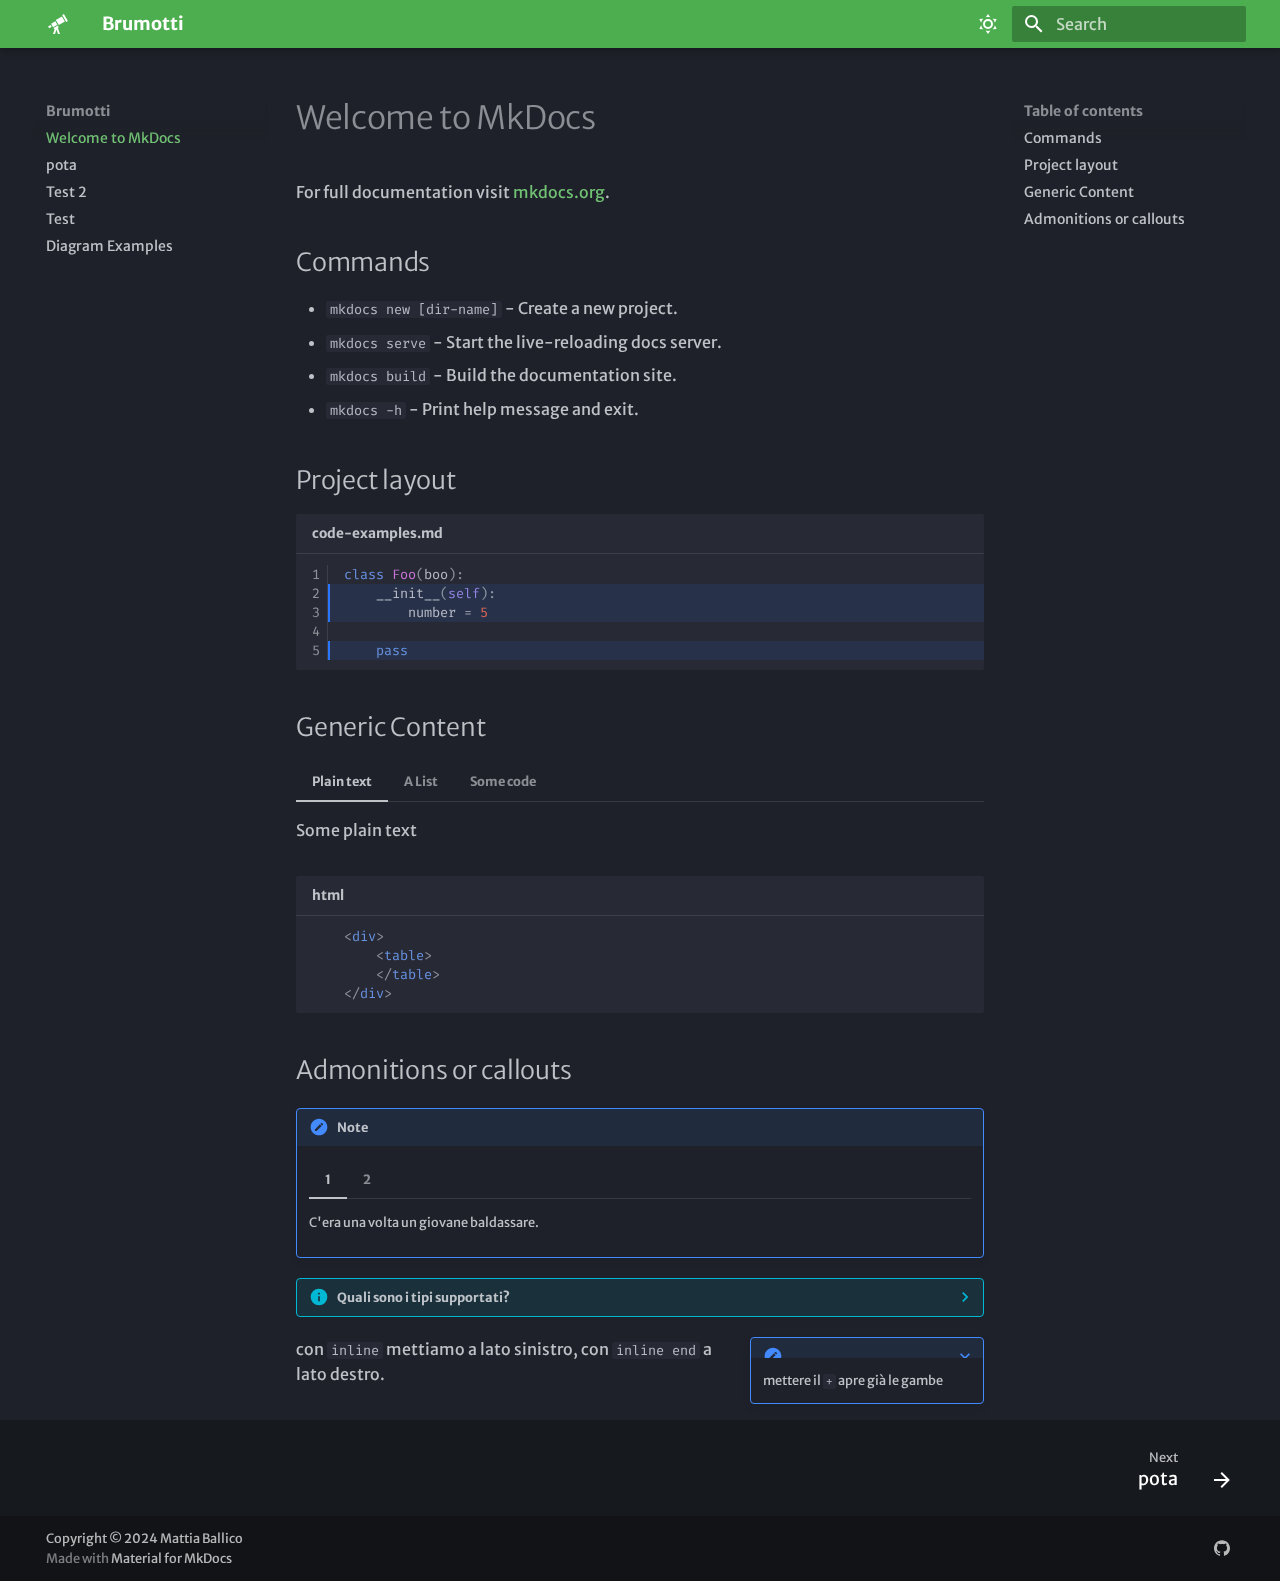
<file: site/index.html>
<!doctype html>
<html lang="en" class="no-js">
  <head>
    
      <meta charset="utf-8">
      <meta name="viewport" content="width=device-width,initial-scale=1">
      
      
      
        <link rel="canonical" href="https://mattia04.github.io/Mattia04/">
      
      
      
        <link rel="next" href="A/">
      
      
      <link rel="icon" href="assets/images/favicon.png">
      <meta name="generator" content="mkdocs-1.6.1, mkdocs-material-9.5.44">
    
    
      
        <title>Brumotti</title>
      
    
    
      <link rel="stylesheet" href="assets/stylesheets/main.0253249f.min.css">
      
        
        <link rel="stylesheet" href="assets/stylesheets/palette.06af60db.min.css">
      
      


    
    
      
    
    
      
        
        
        <link rel="preconnect" href="https://fonts.gstatic.com" crossorigin>
        <link rel="stylesheet" href="https://fonts.googleapis.com/css?family=Merriweather+Sans:300,300i,400,400i,700,700i%7CFira+code:400,400i,700,700i&display=fallback">
        <style>:root{--md-text-font:"Merriweather Sans";--md-code-font:"Fira code"}</style>
      
    
    
    <script>__md_scope=new URL(".",location),__md_hash=e=>[...e].reduce(((e,_)=>(e<<5)-e+_.charCodeAt(0)),0),__md_get=(e,_=localStorage,t=__md_scope)=>JSON.parse(_.getItem(t.pathname+"."+e)),__md_set=(e,_,t=localStorage,a=__md_scope)=>{try{t.setItem(a.pathname+"."+e,JSON.stringify(_))}catch(e){}}</script>
    
      

    
    
    
  </head>
  
  
    
    
      
    
    
    
    
    <body dir="ltr" data-md-color-scheme="slate" data-md-color-primary="green" data-md-color-accent="deep-purple">
  
    
    <input class="md-toggle" data-md-toggle="drawer" type="checkbox" id="__drawer" autocomplete="off">
    <input class="md-toggle" data-md-toggle="search" type="checkbox" id="__search" autocomplete="off">
    <label class="md-overlay" for="__drawer"></label>
    <div data-md-component="skip">
      
        
        <a href="#welcome-to-mkdocs" class="md-skip">
          Skip to content
        </a>
      
    </div>
    <div data-md-component="announce">
      
    </div>
    
    
      

  

<header class="md-header md-header--shadow" data-md-component="header">
  <nav class="md-header__inner md-grid" aria-label="Header">
    <a href="." title="Brumotti" class="md-header__button md-logo" aria-label="Brumotti" data-md-component="logo">
      
  
  <svg xmlns="http://www.w3.org/2000/svg" viewBox="0 0 24 24"><path d="m21.9 8.9-1.7 1-4-6.9 1.7-1zm-12.1-1 3 5.2 6.1-3.5-3-5.2zm1.6 4.8-2-3.5-4.3 2.5 2 3.5zm-9.3 1.9 1 1.7 2.6-1.5-1-1.7zm10-.6-.3-.4-4.3 2.5.3.4c.2.3.5.6.8.8L7 22h2l1.4-4.3h.1L12 22h2l-1.9-5.6c.5-.7.5-1.6 0-2.4"/></svg>

    </a>
    <label class="md-header__button md-icon" for="__drawer">
      
      <svg xmlns="http://www.w3.org/2000/svg" viewBox="0 0 24 24"><path d="M3 6h18v2H3zm0 5h18v2H3zm0 5h18v2H3z"/></svg>
    </label>
    <div class="md-header__title" data-md-component="header-title">
      <div class="md-header__ellipsis">
        <div class="md-header__topic">
          <span class="md-ellipsis">
            Brumotti
          </span>
        </div>
        <div class="md-header__topic" data-md-component="header-topic">
          <span class="md-ellipsis">
            
              Welcome to MkDocs
            
          </span>
        </div>
      </div>
    </div>
    
      
        <form class="md-header__option" data-md-component="palette">
  
    
    
    
    <input class="md-option" data-md-color-media="" data-md-color-scheme="slate" data-md-color-primary="green" data-md-color-accent="deep-purple"  aria-label="Dark mode"  type="radio" name="__palette" id="__palette_0">
    
      <label class="md-header__button md-icon" title="Dark mode" for="__palette_1" hidden>
        <svg xmlns="http://www.w3.org/2000/svg" viewBox="0 0 24 24"><path d="M12 7a5 5 0 0 1 5 5 5 5 0 0 1-5 5 5 5 0 0 1-5-5 5 5 0 0 1 5-5m0 2a3 3 0 0 0-3 3 3 3 0 0 0 3 3 3 3 0 0 0 3-3 3 3 0 0 0-3-3m0-7 2.39 3.42C13.65 5.15 12.84 5 12 5s-1.65.15-2.39.42zM3.34 7l4.16-.35A7.2 7.2 0 0 0 5.94 8.5c-.44.74-.69 1.5-.83 2.29zm.02 10 1.76-3.77a7.131 7.131 0 0 0 2.38 4.14zM20.65 7l-1.77 3.79a7.02 7.02 0 0 0-2.38-4.15zm-.01 10-4.14.36c.59-.51 1.12-1.14 1.54-1.86.42-.73.69-1.5.83-2.29zM12 22l-2.41-3.44c.74.27 1.55.44 2.41.44.82 0 1.63-.17 2.37-.44z"/></svg>
      </label>
    
  
    
    
    
    <input class="md-option" data-md-color-media="" data-md-color-scheme="default" data-md-color-primary="blue" data-md-color-accent="deep-orange"  aria-label="Light mode"  type="radio" name="__palette" id="__palette_1">
    
      <label class="md-header__button md-icon" title="Light mode" for="__palette_0" hidden>
        <svg xmlns="http://www.w3.org/2000/svg" viewBox="0 0 24 24"><path d="m17.75 4.09-2.53 1.94.91 3.06-2.63-1.81-2.63 1.81.91-3.06-2.53-1.94L12.44 4l1.06-3 1.06 3zm3.5 6.91-1.64 1.25.59 1.98-1.7-1.17-1.7 1.17.59-1.98L15.75 11l2.06-.05L18.5 9l.69 1.95zm-2.28 4.95c.83-.08 1.72 1.1 1.19 1.85-.32.45-.66.87-1.08 1.27C15.17 23 8.84 23 4.94 19.07c-3.91-3.9-3.91-10.24 0-14.14.4-.4.82-.76 1.27-1.08.75-.53 1.93.36 1.85 1.19-.27 2.86.69 5.83 2.89 8.02a9.96 9.96 0 0 0 8.02 2.89m-1.64 2.02a12.08 12.08 0 0 1-7.8-3.47c-2.17-2.19-3.33-5-3.49-7.82-2.81 3.14-2.7 7.96.31 10.98 3.02 3.01 7.84 3.12 10.98.31"/></svg>
      </label>
    
  
</form>
      
    
    
      <script>var palette=__md_get("__palette");if(palette&&palette.color){if("(prefers-color-scheme)"===palette.color.media){var media=matchMedia("(prefers-color-scheme: light)"),input=document.querySelector(media.matches?"[data-md-color-media='(prefers-color-scheme: light)']":"[data-md-color-media='(prefers-color-scheme: dark)']");palette.color.media=input.getAttribute("data-md-color-media"),palette.color.scheme=input.getAttribute("data-md-color-scheme"),palette.color.primary=input.getAttribute("data-md-color-primary"),palette.color.accent=input.getAttribute("data-md-color-accent")}for(var[key,value]of Object.entries(palette.color))document.body.setAttribute("data-md-color-"+key,value)}</script>
    
    
    
      <label class="md-header__button md-icon" for="__search">
        
        <svg xmlns="http://www.w3.org/2000/svg" viewBox="0 0 24 24"><path d="M9.5 3A6.5 6.5 0 0 1 16 9.5c0 1.61-.59 3.09-1.56 4.23l.27.27h.79l5 5-1.5 1.5-5-5v-.79l-.27-.27A6.52 6.52 0 0 1 9.5 16 6.5 6.5 0 0 1 3 9.5 6.5 6.5 0 0 1 9.5 3m0 2C7 5 5 7 5 9.5S7 14 9.5 14 14 12 14 9.5 12 5 9.5 5"/></svg>
      </label>
      <div class="md-search" data-md-component="search" role="dialog">
  <label class="md-search__overlay" for="__search"></label>
  <div class="md-search__inner" role="search">
    <form class="md-search__form" name="search">
      <input type="text" class="md-search__input" name="query" aria-label="Search" placeholder="Search" autocapitalize="off" autocorrect="off" autocomplete="off" spellcheck="false" data-md-component="search-query" required>
      <label class="md-search__icon md-icon" for="__search">
        
        <svg xmlns="http://www.w3.org/2000/svg" viewBox="0 0 24 24"><path d="M9.5 3A6.5 6.5 0 0 1 16 9.5c0 1.61-.59 3.09-1.56 4.23l.27.27h.79l5 5-1.5 1.5-5-5v-.79l-.27-.27A6.52 6.52 0 0 1 9.5 16 6.5 6.5 0 0 1 3 9.5 6.5 6.5 0 0 1 9.5 3m0 2C7 5 5 7 5 9.5S7 14 9.5 14 14 12 14 9.5 12 5 9.5 5"/></svg>
        
        <svg xmlns="http://www.w3.org/2000/svg" viewBox="0 0 24 24"><path d="M20 11v2H8l5.5 5.5-1.42 1.42L4.16 12l7.92-7.92L13.5 5.5 8 11z"/></svg>
      </label>
      <nav class="md-search__options" aria-label="Search">
        
        <button type="reset" class="md-search__icon md-icon" title="Clear" aria-label="Clear" tabindex="-1">
          
          <svg xmlns="http://www.w3.org/2000/svg" viewBox="0 0 24 24"><path d="M19 6.41 17.59 5 12 10.59 6.41 5 5 6.41 10.59 12 5 17.59 6.41 19 12 13.41 17.59 19 19 17.59 13.41 12z"/></svg>
        </button>
      </nav>
      
    </form>
    <div class="md-search__output">
      <div class="md-search__scrollwrap" tabindex="0" data-md-scrollfix>
        <div class="md-search-result" data-md-component="search-result">
          <div class="md-search-result__meta">
            Initializing search
          </div>
          <ol class="md-search-result__list" role="presentation"></ol>
        </div>
      </div>
    </div>
  </div>
</div>
    
    
  </nav>
  
</header>
    
    <div class="md-container" data-md-component="container">
      
      
        
          
        
      
      <main class="md-main" data-md-component="main">
        <div class="md-main__inner md-grid">
          
            
              
              <div class="md-sidebar md-sidebar--primary" data-md-component="sidebar" data-md-type="navigation" >
                <div class="md-sidebar__scrollwrap">
                  <div class="md-sidebar__inner">
                    



<nav class="md-nav md-nav--primary" aria-label="Navigation" data-md-level="0">
  <label class="md-nav__title" for="__drawer">
    <a href="." title="Brumotti" class="md-nav__button md-logo" aria-label="Brumotti" data-md-component="logo">
      
  
  <svg xmlns="http://www.w3.org/2000/svg" viewBox="0 0 24 24"><path d="m21.9 8.9-1.7 1-4-6.9 1.7-1zm-12.1-1 3 5.2 6.1-3.5-3-5.2zm1.6 4.8-2-3.5-4.3 2.5 2 3.5zm-9.3 1.9 1 1.7 2.6-1.5-1-1.7zm10-.6-.3-.4-4.3 2.5.3.4c.2.3.5.6.8.8L7 22h2l1.4-4.3h.1L12 22h2l-1.9-5.6c.5-.7.5-1.6 0-2.4"/></svg>

    </a>
    Brumotti
  </label>
  
  <ul class="md-nav__list" data-md-scrollfix>
    
      
      
  
  
    
  
  
  
    <li class="md-nav__item md-nav__item--active">
      
      <input class="md-nav__toggle md-toggle" type="checkbox" id="__toc">
      
      
        
      
      
        <label class="md-nav__link md-nav__link--active" for="__toc">
          
  
  <span class="md-ellipsis">
    Welcome to MkDocs
  </span>
  

          <span class="md-nav__icon md-icon"></span>
        </label>
      
      <a href="." class="md-nav__link md-nav__link--active">
        
  
  <span class="md-ellipsis">
    Welcome to MkDocs
  </span>
  

      </a>
      
        

<nav class="md-nav md-nav--secondary" aria-label="Table of contents">
  
  
  
    
  
  
    <label class="md-nav__title" for="__toc">
      <span class="md-nav__icon md-icon"></span>
      Table of contents
    </label>
    <ul class="md-nav__list" data-md-component="toc" data-md-scrollfix>
      
        <li class="md-nav__item">
  <a href="#commands" class="md-nav__link">
    <span class="md-ellipsis">
      Commands
    </span>
  </a>
  
</li>
      
        <li class="md-nav__item">
  <a href="#project-layout" class="md-nav__link">
    <span class="md-ellipsis">
      Project layout
    </span>
  </a>
  
</li>
      
        <li class="md-nav__item">
  <a href="#generic-content" class="md-nav__link">
    <span class="md-ellipsis">
      Generic Content
    </span>
  </a>
  
</li>
      
        <li class="md-nav__item">
  <a href="#admonitions-or-callouts" class="md-nav__link">
    <span class="md-ellipsis">
      Admonitions or callouts
    </span>
  </a>
  
</li>
      
    </ul>
  
</nav>
      
    </li>
  

    
      
      
  
  
  
  
    <li class="md-nav__item">
      <a href="A/" class="md-nav__link">
        
  
  <span class="md-ellipsis">
    pota
  </span>
  

      </a>
    </li>
  

    
      
      
  
  
  
  
    <li class="md-nav__item">
      <a href="L1/" class="md-nav__link">
        
  
  <span class="md-ellipsis">
    Test 2
  </span>
  

      </a>
    </li>
  

    
      
      
  
  
  
  
    <li class="md-nav__item">
      <a href="L2/" class="md-nav__link">
        
  
  <span class="md-ellipsis">
    Test
  </span>
  

      </a>
    </li>
  

    
      
      
  
  
  
  
    <li class="md-nav__item">
      <a href="custom%20fences/" class="md-nav__link">
        
  
  <span class="md-ellipsis">
    Diagram Examples
  </span>
  

      </a>
    </li>
  

    
  </ul>
</nav>
                  </div>
                </div>
              </div>
            
            
              
              <div class="md-sidebar md-sidebar--secondary" data-md-component="sidebar" data-md-type="toc" >
                <div class="md-sidebar__scrollwrap">
                  <div class="md-sidebar__inner">
                    

<nav class="md-nav md-nav--secondary" aria-label="Table of contents">
  
  
  
    
  
  
    <label class="md-nav__title" for="__toc">
      <span class="md-nav__icon md-icon"></span>
      Table of contents
    </label>
    <ul class="md-nav__list" data-md-component="toc" data-md-scrollfix>
      
        <li class="md-nav__item">
  <a href="#commands" class="md-nav__link">
    <span class="md-ellipsis">
      Commands
    </span>
  </a>
  
</li>
      
        <li class="md-nav__item">
  <a href="#project-layout" class="md-nav__link">
    <span class="md-ellipsis">
      Project layout
    </span>
  </a>
  
</li>
      
        <li class="md-nav__item">
  <a href="#generic-content" class="md-nav__link">
    <span class="md-ellipsis">
      Generic Content
    </span>
  </a>
  
</li>
      
        <li class="md-nav__item">
  <a href="#admonitions-or-callouts" class="md-nav__link">
    <span class="md-ellipsis">
      Admonitions or callouts
    </span>
  </a>
  
</li>
      
    </ul>
  
</nav>
                  </div>
                </div>
              </div>
            
          
          
            <div class="md-content" data-md-component="content">
              <article class="md-content__inner md-typeset">
                
                  


<h1 id="welcome-to-mkdocs">Welcome to MkDocs</h1>
<p>For full documentation visit <a href="https://www.mkdocs.org">mkdocs.org</a>.</p>
<h2 id="commands">Commands</h2>
<ul>
<li><code>mkdocs new [dir-name]</code> - Create a new project.</li>
<li><code>mkdocs serve</code> - Start the live-reloading docs server.</li>
<li><code>mkdocs build</code> - Build the documentation site.</li>
<li><code>mkdocs -h</code> - Print help message and exit.</li>
</ul>
<h2 id="project-layout">Project layout</h2>
<div class="language-py highlight"><table class="highlighttable"><tr><th colspan="2" class="filename"><span class="filename">code-examples.md</span></th></tr><tr><td class="linenos"><div class="linenodiv"><pre><span></span><span class="normal"><a href="#__codelineno-0-1">1</a></span>
<span class="normal"><a href="#__codelineno-0-2">2</a></span>
<span class="normal"><a href="#__codelineno-0-3">3</a></span>
<span class="normal"><a href="#__codelineno-0-4">4</a></span>
<span class="normal"><a href="#__codelineno-0-5">5</a></span></pre></div></td><td class="code"><div><pre><span></span><code><span id="__span-0-1"><a id="__codelineno-0-1" name="__codelineno-0-1"></a><span class="k">class</span> <span class="nc">Foo</span><span class="p">(</span><span class="n">boo</span><span class="p">):</span>
</span><span id="__span-0-2"><a id="__codelineno-0-2" name="__codelineno-0-2"></a><span class="hll">    <span class="fm">__init__</span><span class="p">(</span><span class="bp">self</span><span class="p">):</span>
</span></span><span id="__span-0-3"><a id="__codelineno-0-3" name="__codelineno-0-3"></a><span class="hll">        <span class="n">number</span> <span class="o">=</span> <span class="mi">5</span>
</span></span><span id="__span-0-4"><a id="__codelineno-0-4" name="__codelineno-0-4"></a>
</span><span id="__span-0-5"><a id="__codelineno-0-5" name="__codelineno-0-5"></a><span class="hll">    <span class="k">pass</span>
</span></span></code></pre></div></td></tr></table></div>
<h2 id="generic-content">Generic Content</h2>
<div class="tabbed-set tabbed-alternate" data-tabs="1:3"><input checked="checked" id="__tabbed_1_1" name="__tabbed_1" type="radio" /><input id="__tabbed_1_2" name="__tabbed_1" type="radio" /><input id="__tabbed_1_3" name="__tabbed_1" type="radio" /><div class="tabbed-labels"><label for="__tabbed_1_1">Plain text</label><label for="__tabbed_1_2">A List</label><label for="__tabbed_1_3">Some code</label></div>
<div class="tabbed-content">
<div class="tabbed-block">
<p>Some plain text</p>
</div>
<div class="tabbed-block">
<ol>
<li>one</li>
<li>two</li>
<li>three</li>
</ol>
</div>
<div class="tabbed-block"></div>
</div>
</div>
<div class="language-html highlight"><span class="filename">html</span><pre><span></span><code><span id="__span-1-1"><a id="__codelineno-1-1" name="__codelineno-1-1" href="#__codelineno-1-1"></a>    <span class="p">&lt;</span><span class="nt">div</span><span class="p">&gt;</span>
</span><span id="__span-1-2"><a id="__codelineno-1-2" name="__codelineno-1-2" href="#__codelineno-1-2"></a>        <span class="p">&lt;</span><span class="nt">table</span><span class="p">&gt;</span> 
</span><span id="__span-1-3"><a id="__codelineno-1-3" name="__codelineno-1-3" href="#__codelineno-1-3"></a>        <span class="p">&lt;/</span><span class="nt">table</span><span class="p">&gt;</span>
</span><span id="__span-1-4"><a id="__codelineno-1-4" name="__codelineno-1-4" href="#__codelineno-1-4"></a>    <span class="p">&lt;/</span><span class="nt">div</span><span class="p">&gt;</span>
</span></code></pre></div>
<h2 id="admonitions-or-callouts">Admonitions or callouts</h2>
<div class="admonition note">
<p class="admonition-title">Note</p>
<div class="tabbed-set tabbed-alternate" data-tabs="2:2"><input checked="checked" id="__tabbed_2_1" name="__tabbed_2" type="radio" /><input id="__tabbed_2_2" name="__tabbed_2" type="radio" /><div class="tabbed-labels"><label for="__tabbed_2_1">1</label><label for="__tabbed_2_2">2</label></div>
<div class="tabbed-content">
<div class="tabbed-block">
<p>C'era una volta un giovane baldassare.</p>
</div>
<div class="tabbed-block">
<div class="language-py highlight"><pre><span></span><code><span id="__span-2-1"><a id="__codelineno-2-1" name="__codelineno-2-1" href="#__codelineno-2-1"></a><span class="k">class</span> <span class="nc">Test</span><span class="p">():</span>
</span><span id="__span-2-2"><a id="__codelineno-2-2" name="__codelineno-2-2" href="#__codelineno-2-2"></a>    <span class="k">pass</span>
</span></code></pre></div>
</div>
</div>
</div>
</div>
<details class="info">
<summary>Quali sono i tipi supportati?</summary>
<p><code>note</code>, <code>abstract</code>, <code>info</code>, <code>tip</code>, <code>success</code>, <code>question</code>, <code>warning</code>, 
<code>failure</code>, <code>danger</code>, <code>bug</code>, <code>example</code>, <code>quote</code></p>
</details>
<details class="note inline end" open="open">
<summary></summary>
<p>mettere il <code>+</code> apre già le gambe</p>
</details>
<p>con <code>inline</code> mettiamo a lato sinistro, con <code>inline end</code> a lato destro.</p>












                
              </article>
            </div>
          
          
<script>var target=document.getElementById(location.hash.slice(1));target&&target.name&&(target.checked=target.name.startsWith("__tabbed_"))</script>
        </div>
        
      </main>
      
        <footer class="md-footer">
  
    
      
      <nav class="md-footer__inner md-grid" aria-label="Footer" >
        
        
          
          <a href="A/" class="md-footer__link md-footer__link--next" aria-label="Next: pota">
            <div class="md-footer__title">
              <span class="md-footer__direction">
                Next
              </span>
              <div class="md-ellipsis">
                pota
              </div>
            </div>
            <div class="md-footer__button md-icon">
              
              <svg xmlns="http://www.w3.org/2000/svg" viewBox="0 0 24 24"><path d="M4 11v2h12l-5.5 5.5 1.42 1.42L19.84 12l-7.92-7.92L10.5 5.5 16 11z"/></svg>
            </div>
          </a>
        
      </nav>
    
  
  <div class="md-footer-meta md-typeset">
    <div class="md-footer-meta__inner md-grid">
      <div class="md-copyright">
  
    <div class="md-copyright__highlight">
      Copyright &copy; 2024 Mattia Ballico
    </div>
  
  
    Made with
    <a href="https://squidfunk.github.io/mkdocs-material/" target="_blank" rel="noopener">
      Material for MkDocs
    </a>
  
</div>
      
        <div class="md-social">
  
    
    
    
    
      
      
    
    <a href="https://github.com/Mattia04" target="_blank" rel="noopener" title="github.com" class="md-social__link">
      <svg xmlns="http://www.w3.org/2000/svg" viewBox="0 0 24 24"><path d="M12 .297c-6.63 0-12 5.373-12 12 0 5.303 3.438 9.8 8.205 11.385.6.113.82-.258.82-.577 0-.285-.01-1.04-.015-2.04-3.338.724-4.042-1.61-4.042-1.61C4.422 18.07 3.633 17.7 3.633 17.7c-1.087-.744.084-.729.084-.729 1.205.084 1.838 1.236 1.838 1.236 1.07 1.835 2.809 1.305 3.495.998.108-.776.417-1.305.76-1.605-2.665-.3-5.466-1.332-5.466-5.93 0-1.31.465-2.38 1.235-3.22-.135-.303-.54-1.523.105-3.176 0 0 1.005-.322 3.3 1.23.96-.267 1.98-.399 3-.405 1.02.006 2.04.138 3 .405 2.28-1.552 3.285-1.23 3.285-1.23.645 1.653.24 2.873.12 3.176.765.84 1.23 1.91 1.23 3.22 0 4.61-2.805 5.625-5.475 5.92.42.36.81 1.096.81 2.22 0 1.606-.015 2.896-.015 3.286 0 .315.21.69.825.57C20.565 22.092 24 17.592 24 12.297c0-6.627-5.373-12-12-12"/></svg>
    </a>
  
</div>
      
    </div>
  </div>
</footer>
      
    </div>
    <div class="md-dialog" data-md-component="dialog">
      <div class="md-dialog__inner md-typeset"></div>
    </div>
    
    
    <script id="__config" type="application/json">{"base": ".", "features": ["navigation.footer"], "search": "assets/javascripts/workers/search.6ce7567c.min.js", "translations": {"clipboard.copied": "Copied to clipboard", "clipboard.copy": "Copy to clipboard", "search.result.more.one": "1 more on this page", "search.result.more.other": "# more on this page", "search.result.none": "No matching documents", "search.result.one": "1 matching document", "search.result.other": "# matching documents", "search.result.placeholder": "Type to start searching", "search.result.term.missing": "Missing", "select.version": "Select version"}}</script>
    
    
      <script src="assets/javascripts/bundle.83f73b43.min.js"></script>
      
    
  </body>
</html>
</file>
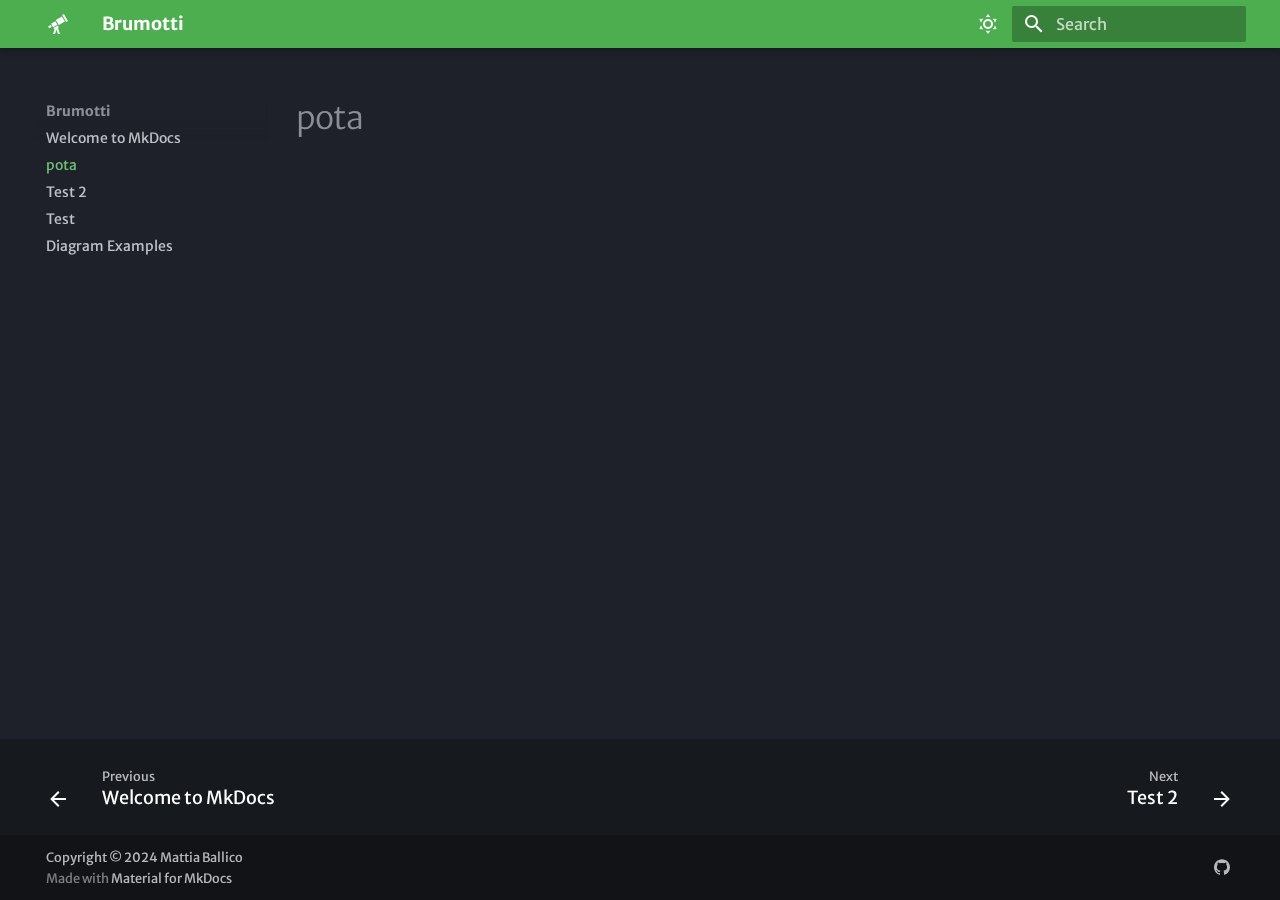
<file: site/A/index.html>
<!doctype html>
<html lang="en" class="no-js">
  <head>
    
      <meta charset="utf-8">
      <meta name="viewport" content="width=device-width,initial-scale=1">
      
      
      
        <link rel="canonical" href="https://mattia04.github.io/Mattia04/A/">
      
      
        <link rel="prev" href="..">
      
      
        <link rel="next" href="../L1/">
      
      
      <link rel="icon" href="../assets/images/favicon.png">
      <meta name="generator" content="mkdocs-1.6.1, mkdocs-material-9.5.44">
    
    
      
        <title>pota - Brumotti</title>
      
    
    
      <link rel="stylesheet" href="../assets/stylesheets/main.0253249f.min.css">
      
        
        <link rel="stylesheet" href="../assets/stylesheets/palette.06af60db.min.css">
      
      


    
    
      
    
    
      
        
        
        <link rel="preconnect" href="https://fonts.gstatic.com" crossorigin>
        <link rel="stylesheet" href="https://fonts.googleapis.com/css?family=Merriweather+Sans:300,300i,400,400i,700,700i%7CFira+code:400,400i,700,700i&display=fallback">
        <style>:root{--md-text-font:"Merriweather Sans";--md-code-font:"Fira code"}</style>
      
    
    
    <script>__md_scope=new URL("..",location),__md_hash=e=>[...e].reduce(((e,_)=>(e<<5)-e+_.charCodeAt(0)),0),__md_get=(e,_=localStorage,t=__md_scope)=>JSON.parse(_.getItem(t.pathname+"."+e)),__md_set=(e,_,t=localStorage,a=__md_scope)=>{try{t.setItem(a.pathname+"."+e,JSON.stringify(_))}catch(e){}}</script>
    
      

    
    
    
  </head>
  
  
    
    
      
    
    
    
    
    <body dir="ltr" data-md-color-scheme="slate" data-md-color-primary="green" data-md-color-accent="deep-purple">
  
    
    <input class="md-toggle" data-md-toggle="drawer" type="checkbox" id="__drawer" autocomplete="off">
    <input class="md-toggle" data-md-toggle="search" type="checkbox" id="__search" autocomplete="off">
    <label class="md-overlay" for="__drawer"></label>
    <div data-md-component="skip">
      
        
        <a href="#pota" class="md-skip">
          Skip to content
        </a>
      
    </div>
    <div data-md-component="announce">
      
    </div>
    
    
      

  

<header class="md-header md-header--shadow" data-md-component="header">
  <nav class="md-header__inner md-grid" aria-label="Header">
    <a href=".." title="Brumotti" class="md-header__button md-logo" aria-label="Brumotti" data-md-component="logo">
      
  
  <svg xmlns="http://www.w3.org/2000/svg" viewBox="0 0 24 24"><path d="m21.9 8.9-1.7 1-4-6.9 1.7-1zm-12.1-1 3 5.2 6.1-3.5-3-5.2zm1.6 4.8-2-3.5-4.3 2.5 2 3.5zm-9.3 1.9 1 1.7 2.6-1.5-1-1.7zm10-.6-.3-.4-4.3 2.5.3.4c.2.3.5.6.8.8L7 22h2l1.4-4.3h.1L12 22h2l-1.9-5.6c.5-.7.5-1.6 0-2.4"/></svg>

    </a>
    <label class="md-header__button md-icon" for="__drawer">
      
      <svg xmlns="http://www.w3.org/2000/svg" viewBox="0 0 24 24"><path d="M3 6h18v2H3zm0 5h18v2H3zm0 5h18v2H3z"/></svg>
    </label>
    <div class="md-header__title" data-md-component="header-title">
      <div class="md-header__ellipsis">
        <div class="md-header__topic">
          <span class="md-ellipsis">
            Brumotti
          </span>
        </div>
        <div class="md-header__topic" data-md-component="header-topic">
          <span class="md-ellipsis">
            
              pota
            
          </span>
        </div>
      </div>
    </div>
    
      
        <form class="md-header__option" data-md-component="palette">
  
    
    
    
    <input class="md-option" data-md-color-media="" data-md-color-scheme="slate" data-md-color-primary="green" data-md-color-accent="deep-purple"  aria-label="Dark mode"  type="radio" name="__palette" id="__palette_0">
    
      <label class="md-header__button md-icon" title="Dark mode" for="__palette_1" hidden>
        <svg xmlns="http://www.w3.org/2000/svg" viewBox="0 0 24 24"><path d="M12 7a5 5 0 0 1 5 5 5 5 0 0 1-5 5 5 5 0 0 1-5-5 5 5 0 0 1 5-5m0 2a3 3 0 0 0-3 3 3 3 0 0 0 3 3 3 3 0 0 0 3-3 3 3 0 0 0-3-3m0-7 2.39 3.42C13.65 5.15 12.84 5 12 5s-1.65.15-2.39.42zM3.34 7l4.16-.35A7.2 7.2 0 0 0 5.94 8.5c-.44.74-.69 1.5-.83 2.29zm.02 10 1.76-3.77a7.131 7.131 0 0 0 2.38 4.14zM20.65 7l-1.77 3.79a7.02 7.02 0 0 0-2.38-4.15zm-.01 10-4.14.36c.59-.51 1.12-1.14 1.54-1.86.42-.73.69-1.5.83-2.29zM12 22l-2.41-3.44c.74.27 1.55.44 2.41.44.82 0 1.63-.17 2.37-.44z"/></svg>
      </label>
    
  
    
    
    
    <input class="md-option" data-md-color-media="" data-md-color-scheme="default" data-md-color-primary="blue" data-md-color-accent="deep-orange"  aria-label="Light mode"  type="radio" name="__palette" id="__palette_1">
    
      <label class="md-header__button md-icon" title="Light mode" for="__palette_0" hidden>
        <svg xmlns="http://www.w3.org/2000/svg" viewBox="0 0 24 24"><path d="m17.75 4.09-2.53 1.94.91 3.06-2.63-1.81-2.63 1.81.91-3.06-2.53-1.94L12.44 4l1.06-3 1.06 3zm3.5 6.91-1.64 1.25.59 1.98-1.7-1.17-1.7 1.17.59-1.98L15.75 11l2.06-.05L18.5 9l.69 1.95zm-2.28 4.95c.83-.08 1.72 1.1 1.19 1.85-.32.45-.66.87-1.08 1.27C15.17 23 8.84 23 4.94 19.07c-3.91-3.9-3.91-10.24 0-14.14.4-.4.82-.76 1.27-1.08.75-.53 1.93.36 1.85 1.19-.27 2.86.69 5.83 2.89 8.02a9.96 9.96 0 0 0 8.02 2.89m-1.64 2.02a12.08 12.08 0 0 1-7.8-3.47c-2.17-2.19-3.33-5-3.49-7.82-2.81 3.14-2.7 7.96.31 10.98 3.02 3.01 7.84 3.12 10.98.31"/></svg>
      </label>
    
  
</form>
      
    
    
      <script>var palette=__md_get("__palette");if(palette&&palette.color){if("(prefers-color-scheme)"===palette.color.media){var media=matchMedia("(prefers-color-scheme: light)"),input=document.querySelector(media.matches?"[data-md-color-media='(prefers-color-scheme: light)']":"[data-md-color-media='(prefers-color-scheme: dark)']");palette.color.media=input.getAttribute("data-md-color-media"),palette.color.scheme=input.getAttribute("data-md-color-scheme"),palette.color.primary=input.getAttribute("data-md-color-primary"),palette.color.accent=input.getAttribute("data-md-color-accent")}for(var[key,value]of Object.entries(palette.color))document.body.setAttribute("data-md-color-"+key,value)}</script>
    
    
    
      <label class="md-header__button md-icon" for="__search">
        
        <svg xmlns="http://www.w3.org/2000/svg" viewBox="0 0 24 24"><path d="M9.5 3A6.5 6.5 0 0 1 16 9.5c0 1.61-.59 3.09-1.56 4.23l.27.27h.79l5 5-1.5 1.5-5-5v-.79l-.27-.27A6.52 6.52 0 0 1 9.5 16 6.5 6.5 0 0 1 3 9.5 6.5 6.5 0 0 1 9.5 3m0 2C7 5 5 7 5 9.5S7 14 9.5 14 14 12 14 9.5 12 5 9.5 5"/></svg>
      </label>
      <div class="md-search" data-md-component="search" role="dialog">
  <label class="md-search__overlay" for="__search"></label>
  <div class="md-search__inner" role="search">
    <form class="md-search__form" name="search">
      <input type="text" class="md-search__input" name="query" aria-label="Search" placeholder="Search" autocapitalize="off" autocorrect="off" autocomplete="off" spellcheck="false" data-md-component="search-query" required>
      <label class="md-search__icon md-icon" for="__search">
        
        <svg xmlns="http://www.w3.org/2000/svg" viewBox="0 0 24 24"><path d="M9.5 3A6.5 6.5 0 0 1 16 9.5c0 1.61-.59 3.09-1.56 4.23l.27.27h.79l5 5-1.5 1.5-5-5v-.79l-.27-.27A6.52 6.52 0 0 1 9.5 16 6.5 6.5 0 0 1 3 9.5 6.5 6.5 0 0 1 9.5 3m0 2C7 5 5 7 5 9.5S7 14 9.5 14 14 12 14 9.5 12 5 9.5 5"/></svg>
        
        <svg xmlns="http://www.w3.org/2000/svg" viewBox="0 0 24 24"><path d="M20 11v2H8l5.5 5.5-1.42 1.42L4.16 12l7.92-7.92L13.5 5.5 8 11z"/></svg>
      </label>
      <nav class="md-search__options" aria-label="Search">
        
        <button type="reset" class="md-search__icon md-icon" title="Clear" aria-label="Clear" tabindex="-1">
          
          <svg xmlns="http://www.w3.org/2000/svg" viewBox="0 0 24 24"><path d="M19 6.41 17.59 5 12 10.59 6.41 5 5 6.41 10.59 12 5 17.59 6.41 19 12 13.41 17.59 19 19 17.59 13.41 12z"/></svg>
        </button>
      </nav>
      
    </form>
    <div class="md-search__output">
      <div class="md-search__scrollwrap" tabindex="0" data-md-scrollfix>
        <div class="md-search-result" data-md-component="search-result">
          <div class="md-search-result__meta">
            Initializing search
          </div>
          <ol class="md-search-result__list" role="presentation"></ol>
        </div>
      </div>
    </div>
  </div>
</div>
    
    
  </nav>
  
</header>
    
    <div class="md-container" data-md-component="container">
      
      
        
          
        
      
      <main class="md-main" data-md-component="main">
        <div class="md-main__inner md-grid">
          
            
              
              <div class="md-sidebar md-sidebar--primary" data-md-component="sidebar" data-md-type="navigation" >
                <div class="md-sidebar__scrollwrap">
                  <div class="md-sidebar__inner">
                    



<nav class="md-nav md-nav--primary" aria-label="Navigation" data-md-level="0">
  <label class="md-nav__title" for="__drawer">
    <a href=".." title="Brumotti" class="md-nav__button md-logo" aria-label="Brumotti" data-md-component="logo">
      
  
  <svg xmlns="http://www.w3.org/2000/svg" viewBox="0 0 24 24"><path d="m21.9 8.9-1.7 1-4-6.9 1.7-1zm-12.1-1 3 5.2 6.1-3.5-3-5.2zm1.6 4.8-2-3.5-4.3 2.5 2 3.5zm-9.3 1.9 1 1.7 2.6-1.5-1-1.7zm10-.6-.3-.4-4.3 2.5.3.4c.2.3.5.6.8.8L7 22h2l1.4-4.3h.1L12 22h2l-1.9-5.6c.5-.7.5-1.6 0-2.4"/></svg>

    </a>
    Brumotti
  </label>
  
  <ul class="md-nav__list" data-md-scrollfix>
    
      
      
  
  
  
  
    <li class="md-nav__item">
      <a href=".." class="md-nav__link">
        
  
  <span class="md-ellipsis">
    Welcome to MkDocs
  </span>
  

      </a>
    </li>
  

    
      
      
  
  
    
  
  
  
    <li class="md-nav__item md-nav__item--active">
      
      <input class="md-nav__toggle md-toggle" type="checkbox" id="__toc">
      
      
        
      
      
      <a href="./" class="md-nav__link md-nav__link--active">
        
  
  <span class="md-ellipsis">
    pota
  </span>
  

      </a>
      
    </li>
  

    
      
      
  
  
  
  
    <li class="md-nav__item">
      <a href="../L1/" class="md-nav__link">
        
  
  <span class="md-ellipsis">
    Test 2
  </span>
  

      </a>
    </li>
  

    
      
      
  
  
  
  
    <li class="md-nav__item">
      <a href="../L2/" class="md-nav__link">
        
  
  <span class="md-ellipsis">
    Test
  </span>
  

      </a>
    </li>
  

    
      
      
  
  
  
  
    <li class="md-nav__item">
      <a href="../custom%20fences/" class="md-nav__link">
        
  
  <span class="md-ellipsis">
    Diagram Examples
  </span>
  

      </a>
    </li>
  

    
  </ul>
</nav>
                  </div>
                </div>
              </div>
            
            
              
              <div class="md-sidebar md-sidebar--secondary" data-md-component="sidebar" data-md-type="toc" >
                <div class="md-sidebar__scrollwrap">
                  <div class="md-sidebar__inner">
                    

<nav class="md-nav md-nav--secondary" aria-label="Table of contents">
  
  
  
    
  
  
</nav>
                  </div>
                </div>
              </div>
            
          
          
            <div class="md-content" data-md-component="content">
              <article class="md-content__inner md-typeset">
                
                  


<h1 id="pota">pota</h1>












                
              </article>
            </div>
          
          
<script>var target=document.getElementById(location.hash.slice(1));target&&target.name&&(target.checked=target.name.startsWith("__tabbed_"))</script>
        </div>
        
      </main>
      
        <footer class="md-footer">
  
    
      
      <nav class="md-footer__inner md-grid" aria-label="Footer" >
        
          
          <a href=".." class="md-footer__link md-footer__link--prev" aria-label="Previous: Welcome to MkDocs">
            <div class="md-footer__button md-icon">
              
              <svg xmlns="http://www.w3.org/2000/svg" viewBox="0 0 24 24"><path d="M20 11v2H8l5.5 5.5-1.42 1.42L4.16 12l7.92-7.92L13.5 5.5 8 11z"/></svg>
            </div>
            <div class="md-footer__title">
              <span class="md-footer__direction">
                Previous
              </span>
              <div class="md-ellipsis">
                Welcome to MkDocs
              </div>
            </div>
          </a>
        
        
          
          <a href="../L1/" class="md-footer__link md-footer__link--next" aria-label="Next: Test 2">
            <div class="md-footer__title">
              <span class="md-footer__direction">
                Next
              </span>
              <div class="md-ellipsis">
                Test 2
              </div>
            </div>
            <div class="md-footer__button md-icon">
              
              <svg xmlns="http://www.w3.org/2000/svg" viewBox="0 0 24 24"><path d="M4 11v2h12l-5.5 5.5 1.42 1.42L19.84 12l-7.92-7.92L10.5 5.5 16 11z"/></svg>
            </div>
          </a>
        
      </nav>
    
  
  <div class="md-footer-meta md-typeset">
    <div class="md-footer-meta__inner md-grid">
      <div class="md-copyright">
  
    <div class="md-copyright__highlight">
      Copyright &copy; 2024 Mattia Ballico
    </div>
  
  
    Made with
    <a href="https://squidfunk.github.io/mkdocs-material/" target="_blank" rel="noopener">
      Material for MkDocs
    </a>
  
</div>
      
        <div class="md-social">
  
    
    
    
    
      
      
    
    <a href="https://github.com/Mattia04" target="_blank" rel="noopener" title="github.com" class="md-social__link">
      <svg xmlns="http://www.w3.org/2000/svg" viewBox="0 0 24 24"><path d="M12 .297c-6.63 0-12 5.373-12 12 0 5.303 3.438 9.8 8.205 11.385.6.113.82-.258.82-.577 0-.285-.01-1.04-.015-2.04-3.338.724-4.042-1.61-4.042-1.61C4.422 18.07 3.633 17.7 3.633 17.7c-1.087-.744.084-.729.084-.729 1.205.084 1.838 1.236 1.838 1.236 1.07 1.835 2.809 1.305 3.495.998.108-.776.417-1.305.76-1.605-2.665-.3-5.466-1.332-5.466-5.93 0-1.31.465-2.38 1.235-3.22-.135-.303-.54-1.523.105-3.176 0 0 1.005-.322 3.3 1.23.96-.267 1.98-.399 3-.405 1.02.006 2.04.138 3 .405 2.28-1.552 3.285-1.23 3.285-1.23.645 1.653.24 2.873.12 3.176.765.84 1.23 1.91 1.23 3.22 0 4.61-2.805 5.625-5.475 5.92.42.36.81 1.096.81 2.22 0 1.606-.015 2.896-.015 3.286 0 .315.21.69.825.57C20.565 22.092 24 17.592 24 12.297c0-6.627-5.373-12-12-12"/></svg>
    </a>
  
</div>
      
    </div>
  </div>
</footer>
      
    </div>
    <div class="md-dialog" data-md-component="dialog">
      <div class="md-dialog__inner md-typeset"></div>
    </div>
    
    
    <script id="__config" type="application/json">{"base": "..", "features": ["navigation.footer"], "search": "../assets/javascripts/workers/search.6ce7567c.min.js", "translations": {"clipboard.copied": "Copied to clipboard", "clipboard.copy": "Copy to clipboard", "search.result.more.one": "1 more on this page", "search.result.more.other": "# more on this page", "search.result.none": "No matching documents", "search.result.one": "1 matching document", "search.result.other": "# matching documents", "search.result.placeholder": "Type to start searching", "search.result.term.missing": "Missing", "select.version": "Select version"}}</script>
    
    
      <script src="../assets/javascripts/bundle.83f73b43.min.js"></script>
      
    
  </body>
</html>
</file>
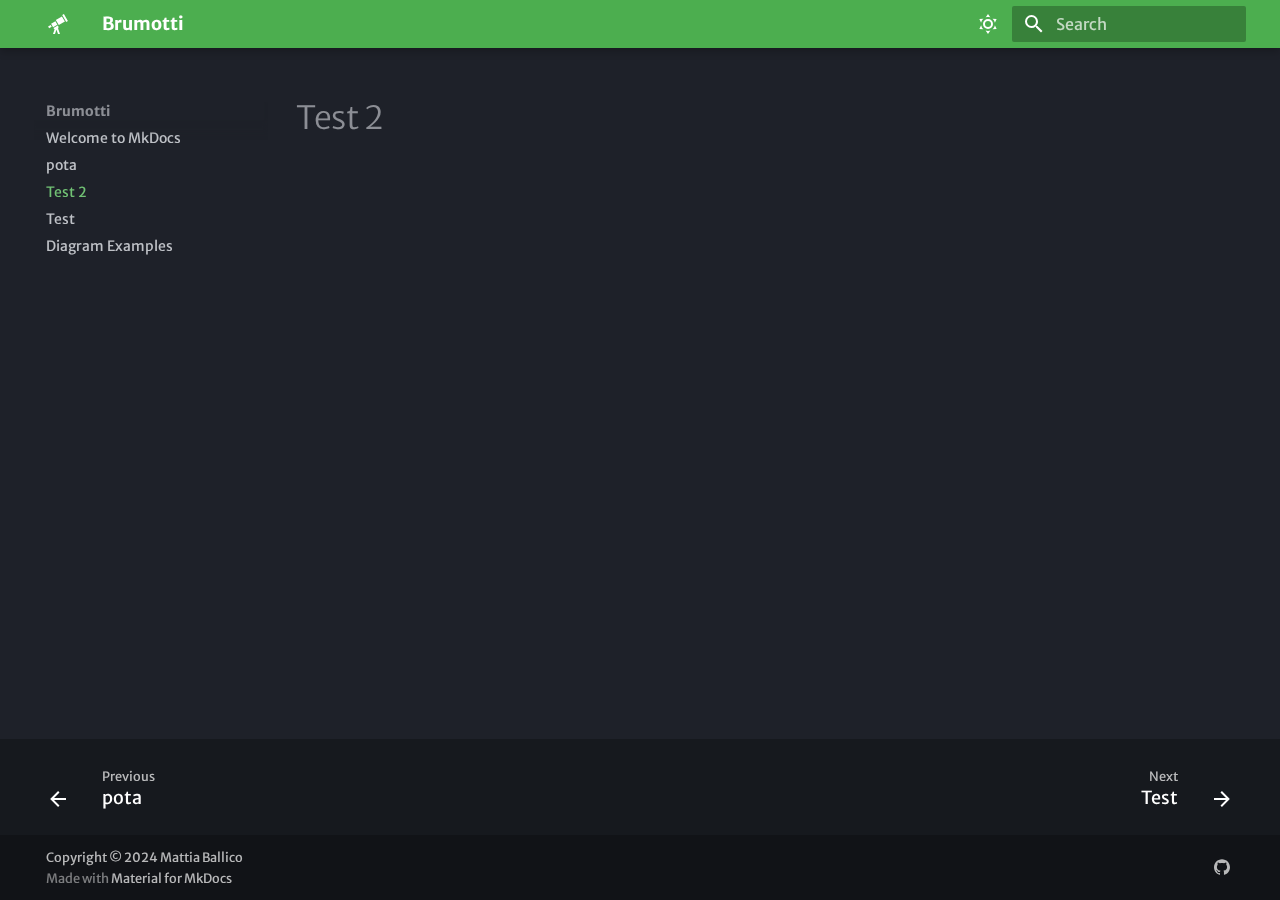
<file: site/L1/index.html>
<!doctype html>
<html lang="en" class="no-js">
  <head>
    
      <meta charset="utf-8">
      <meta name="viewport" content="width=device-width,initial-scale=1">
      
      
      
        <link rel="canonical" href="https://mattia04.github.io/Mattia04/L1/">
      
      
        <link rel="prev" href="../A/">
      
      
        <link rel="next" href="../L2/">
      
      
      <link rel="icon" href="../assets/images/favicon.png">
      <meta name="generator" content="mkdocs-1.6.1, mkdocs-material-9.5.44">
    
    
      
        <title>Test 2 - Brumotti</title>
      
    
    
      <link rel="stylesheet" href="../assets/stylesheets/main.0253249f.min.css">
      
        
        <link rel="stylesheet" href="../assets/stylesheets/palette.06af60db.min.css">
      
      


    
    
      
    
    
      
        
        
        <link rel="preconnect" href="https://fonts.gstatic.com" crossorigin>
        <link rel="stylesheet" href="https://fonts.googleapis.com/css?family=Merriweather+Sans:300,300i,400,400i,700,700i%7CFira+code:400,400i,700,700i&display=fallback">
        <style>:root{--md-text-font:"Merriweather Sans";--md-code-font:"Fira code"}</style>
      
    
    
    <script>__md_scope=new URL("..",location),__md_hash=e=>[...e].reduce(((e,_)=>(e<<5)-e+_.charCodeAt(0)),0),__md_get=(e,_=localStorage,t=__md_scope)=>JSON.parse(_.getItem(t.pathname+"."+e)),__md_set=(e,_,t=localStorage,a=__md_scope)=>{try{t.setItem(a.pathname+"."+e,JSON.stringify(_))}catch(e){}}</script>
    
      

    
    
    
  </head>
  
  
    
    
      
    
    
    
    
    <body dir="ltr" data-md-color-scheme="slate" data-md-color-primary="green" data-md-color-accent="deep-purple">
  
    
    <input class="md-toggle" data-md-toggle="drawer" type="checkbox" id="__drawer" autocomplete="off">
    <input class="md-toggle" data-md-toggle="search" type="checkbox" id="__search" autocomplete="off">
    <label class="md-overlay" for="__drawer"></label>
    <div data-md-component="skip">
      
        
        <a href="#test-2" class="md-skip">
          Skip to content
        </a>
      
    </div>
    <div data-md-component="announce">
      
    </div>
    
    
      

  

<header class="md-header md-header--shadow" data-md-component="header">
  <nav class="md-header__inner md-grid" aria-label="Header">
    <a href=".." title="Brumotti" class="md-header__button md-logo" aria-label="Brumotti" data-md-component="logo">
      
  
  <svg xmlns="http://www.w3.org/2000/svg" viewBox="0 0 24 24"><path d="m21.9 8.9-1.7 1-4-6.9 1.7-1zm-12.1-1 3 5.2 6.1-3.5-3-5.2zm1.6 4.8-2-3.5-4.3 2.5 2 3.5zm-9.3 1.9 1 1.7 2.6-1.5-1-1.7zm10-.6-.3-.4-4.3 2.5.3.4c.2.3.5.6.8.8L7 22h2l1.4-4.3h.1L12 22h2l-1.9-5.6c.5-.7.5-1.6 0-2.4"/></svg>

    </a>
    <label class="md-header__button md-icon" for="__drawer">
      
      <svg xmlns="http://www.w3.org/2000/svg" viewBox="0 0 24 24"><path d="M3 6h18v2H3zm0 5h18v2H3zm0 5h18v2H3z"/></svg>
    </label>
    <div class="md-header__title" data-md-component="header-title">
      <div class="md-header__ellipsis">
        <div class="md-header__topic">
          <span class="md-ellipsis">
            Brumotti
          </span>
        </div>
        <div class="md-header__topic" data-md-component="header-topic">
          <span class="md-ellipsis">
            
              Test 2
            
          </span>
        </div>
      </div>
    </div>
    
      
        <form class="md-header__option" data-md-component="palette">
  
    
    
    
    <input class="md-option" data-md-color-media="" data-md-color-scheme="slate" data-md-color-primary="green" data-md-color-accent="deep-purple"  aria-label="Dark mode"  type="radio" name="__palette" id="__palette_0">
    
      <label class="md-header__button md-icon" title="Dark mode" for="__palette_1" hidden>
        <svg xmlns="http://www.w3.org/2000/svg" viewBox="0 0 24 24"><path d="M12 7a5 5 0 0 1 5 5 5 5 0 0 1-5 5 5 5 0 0 1-5-5 5 5 0 0 1 5-5m0 2a3 3 0 0 0-3 3 3 3 0 0 0 3 3 3 3 0 0 0 3-3 3 3 0 0 0-3-3m0-7 2.39 3.42C13.65 5.15 12.84 5 12 5s-1.65.15-2.39.42zM3.34 7l4.16-.35A7.2 7.2 0 0 0 5.94 8.5c-.44.74-.69 1.5-.83 2.29zm.02 10 1.76-3.77a7.131 7.131 0 0 0 2.38 4.14zM20.65 7l-1.77 3.79a7.02 7.02 0 0 0-2.38-4.15zm-.01 10-4.14.36c.59-.51 1.12-1.14 1.54-1.86.42-.73.69-1.5.83-2.29zM12 22l-2.41-3.44c.74.27 1.55.44 2.41.44.82 0 1.63-.17 2.37-.44z"/></svg>
      </label>
    
  
    
    
    
    <input class="md-option" data-md-color-media="" data-md-color-scheme="default" data-md-color-primary="blue" data-md-color-accent="deep-orange"  aria-label="Light mode"  type="radio" name="__palette" id="__palette_1">
    
      <label class="md-header__button md-icon" title="Light mode" for="__palette_0" hidden>
        <svg xmlns="http://www.w3.org/2000/svg" viewBox="0 0 24 24"><path d="m17.75 4.09-2.53 1.94.91 3.06-2.63-1.81-2.63 1.81.91-3.06-2.53-1.94L12.44 4l1.06-3 1.06 3zm3.5 6.91-1.64 1.25.59 1.98-1.7-1.17-1.7 1.17.59-1.98L15.75 11l2.06-.05L18.5 9l.69 1.95zm-2.28 4.95c.83-.08 1.72 1.1 1.19 1.85-.32.45-.66.87-1.08 1.27C15.17 23 8.84 23 4.94 19.07c-3.91-3.9-3.91-10.24 0-14.14.4-.4.82-.76 1.27-1.08.75-.53 1.93.36 1.85 1.19-.27 2.86.69 5.83 2.89 8.02a9.96 9.96 0 0 0 8.02 2.89m-1.64 2.02a12.08 12.08 0 0 1-7.8-3.47c-2.17-2.19-3.33-5-3.49-7.82-2.81 3.14-2.7 7.96.31 10.98 3.02 3.01 7.84 3.12 10.98.31"/></svg>
      </label>
    
  
</form>
      
    
    
      <script>var palette=__md_get("__palette");if(palette&&palette.color){if("(prefers-color-scheme)"===palette.color.media){var media=matchMedia("(prefers-color-scheme: light)"),input=document.querySelector(media.matches?"[data-md-color-media='(prefers-color-scheme: light)']":"[data-md-color-media='(prefers-color-scheme: dark)']");palette.color.media=input.getAttribute("data-md-color-media"),palette.color.scheme=input.getAttribute("data-md-color-scheme"),palette.color.primary=input.getAttribute("data-md-color-primary"),palette.color.accent=input.getAttribute("data-md-color-accent")}for(var[key,value]of Object.entries(palette.color))document.body.setAttribute("data-md-color-"+key,value)}</script>
    
    
    
      <label class="md-header__button md-icon" for="__search">
        
        <svg xmlns="http://www.w3.org/2000/svg" viewBox="0 0 24 24"><path d="M9.5 3A6.5 6.5 0 0 1 16 9.5c0 1.61-.59 3.09-1.56 4.23l.27.27h.79l5 5-1.5 1.5-5-5v-.79l-.27-.27A6.52 6.52 0 0 1 9.5 16 6.5 6.5 0 0 1 3 9.5 6.5 6.5 0 0 1 9.5 3m0 2C7 5 5 7 5 9.5S7 14 9.5 14 14 12 14 9.5 12 5 9.5 5"/></svg>
      </label>
      <div class="md-search" data-md-component="search" role="dialog">
  <label class="md-search__overlay" for="__search"></label>
  <div class="md-search__inner" role="search">
    <form class="md-search__form" name="search">
      <input type="text" class="md-search__input" name="query" aria-label="Search" placeholder="Search" autocapitalize="off" autocorrect="off" autocomplete="off" spellcheck="false" data-md-component="search-query" required>
      <label class="md-search__icon md-icon" for="__search">
        
        <svg xmlns="http://www.w3.org/2000/svg" viewBox="0 0 24 24"><path d="M9.5 3A6.5 6.5 0 0 1 16 9.5c0 1.61-.59 3.09-1.56 4.23l.27.27h.79l5 5-1.5 1.5-5-5v-.79l-.27-.27A6.52 6.52 0 0 1 9.5 16 6.5 6.5 0 0 1 3 9.5 6.5 6.5 0 0 1 9.5 3m0 2C7 5 5 7 5 9.5S7 14 9.5 14 14 12 14 9.5 12 5 9.5 5"/></svg>
        
        <svg xmlns="http://www.w3.org/2000/svg" viewBox="0 0 24 24"><path d="M20 11v2H8l5.5 5.5-1.42 1.42L4.16 12l7.92-7.92L13.5 5.5 8 11z"/></svg>
      </label>
      <nav class="md-search__options" aria-label="Search">
        
        <button type="reset" class="md-search__icon md-icon" title="Clear" aria-label="Clear" tabindex="-1">
          
          <svg xmlns="http://www.w3.org/2000/svg" viewBox="0 0 24 24"><path d="M19 6.41 17.59 5 12 10.59 6.41 5 5 6.41 10.59 12 5 17.59 6.41 19 12 13.41 17.59 19 19 17.59 13.41 12z"/></svg>
        </button>
      </nav>
      
    </form>
    <div class="md-search__output">
      <div class="md-search__scrollwrap" tabindex="0" data-md-scrollfix>
        <div class="md-search-result" data-md-component="search-result">
          <div class="md-search-result__meta">
            Initializing search
          </div>
          <ol class="md-search-result__list" role="presentation"></ol>
        </div>
      </div>
    </div>
  </div>
</div>
    
    
  </nav>
  
</header>
    
    <div class="md-container" data-md-component="container">
      
      
        
          
        
      
      <main class="md-main" data-md-component="main">
        <div class="md-main__inner md-grid">
          
            
              
              <div class="md-sidebar md-sidebar--primary" data-md-component="sidebar" data-md-type="navigation" >
                <div class="md-sidebar__scrollwrap">
                  <div class="md-sidebar__inner">
                    



<nav class="md-nav md-nav--primary" aria-label="Navigation" data-md-level="0">
  <label class="md-nav__title" for="__drawer">
    <a href=".." title="Brumotti" class="md-nav__button md-logo" aria-label="Brumotti" data-md-component="logo">
      
  
  <svg xmlns="http://www.w3.org/2000/svg" viewBox="0 0 24 24"><path d="m21.9 8.9-1.7 1-4-6.9 1.7-1zm-12.1-1 3 5.2 6.1-3.5-3-5.2zm1.6 4.8-2-3.5-4.3 2.5 2 3.5zm-9.3 1.9 1 1.7 2.6-1.5-1-1.7zm10-.6-.3-.4-4.3 2.5.3.4c.2.3.5.6.8.8L7 22h2l1.4-4.3h.1L12 22h2l-1.9-5.6c.5-.7.5-1.6 0-2.4"/></svg>

    </a>
    Brumotti
  </label>
  
  <ul class="md-nav__list" data-md-scrollfix>
    
      
      
  
  
  
  
    <li class="md-nav__item">
      <a href=".." class="md-nav__link">
        
  
  <span class="md-ellipsis">
    Welcome to MkDocs
  </span>
  

      </a>
    </li>
  

    
      
      
  
  
  
  
    <li class="md-nav__item">
      <a href="../A/" class="md-nav__link">
        
  
  <span class="md-ellipsis">
    pota
  </span>
  

      </a>
    </li>
  

    
      
      
  
  
    
  
  
  
    <li class="md-nav__item md-nav__item--active">
      
      <input class="md-nav__toggle md-toggle" type="checkbox" id="__toc">
      
      
        
      
      
      <a href="./" class="md-nav__link md-nav__link--active">
        
  
  <span class="md-ellipsis">
    Test 2
  </span>
  

      </a>
      
    </li>
  

    
      
      
  
  
  
  
    <li class="md-nav__item">
      <a href="../L2/" class="md-nav__link">
        
  
  <span class="md-ellipsis">
    Test
  </span>
  

      </a>
    </li>
  

    
      
      
  
  
  
  
    <li class="md-nav__item">
      <a href="../custom%20fences/" class="md-nav__link">
        
  
  <span class="md-ellipsis">
    Diagram Examples
  </span>
  

      </a>
    </li>
  

    
  </ul>
</nav>
                  </div>
                </div>
              </div>
            
            
              
              <div class="md-sidebar md-sidebar--secondary" data-md-component="sidebar" data-md-type="toc" >
                <div class="md-sidebar__scrollwrap">
                  <div class="md-sidebar__inner">
                    

<nav class="md-nav md-nav--secondary" aria-label="Table of contents">
  
  
  
    
  
  
</nav>
                  </div>
                </div>
              </div>
            
          
          
            <div class="md-content" data-md-component="content">
              <article class="md-content__inner md-typeset">
                
                  


<h1 id="test-2">Test 2</h1>












                
              </article>
            </div>
          
          
<script>var target=document.getElementById(location.hash.slice(1));target&&target.name&&(target.checked=target.name.startsWith("__tabbed_"))</script>
        </div>
        
      </main>
      
        <footer class="md-footer">
  
    
      
      <nav class="md-footer__inner md-grid" aria-label="Footer" >
        
          
          <a href="../A/" class="md-footer__link md-footer__link--prev" aria-label="Previous: pota">
            <div class="md-footer__button md-icon">
              
              <svg xmlns="http://www.w3.org/2000/svg" viewBox="0 0 24 24"><path d="M20 11v2H8l5.5 5.5-1.42 1.42L4.16 12l7.92-7.92L13.5 5.5 8 11z"/></svg>
            </div>
            <div class="md-footer__title">
              <span class="md-footer__direction">
                Previous
              </span>
              <div class="md-ellipsis">
                pota
              </div>
            </div>
          </a>
        
        
          
          <a href="../L2/" class="md-footer__link md-footer__link--next" aria-label="Next: Test">
            <div class="md-footer__title">
              <span class="md-footer__direction">
                Next
              </span>
              <div class="md-ellipsis">
                Test
              </div>
            </div>
            <div class="md-footer__button md-icon">
              
              <svg xmlns="http://www.w3.org/2000/svg" viewBox="0 0 24 24"><path d="M4 11v2h12l-5.5 5.5 1.42 1.42L19.84 12l-7.92-7.92L10.5 5.5 16 11z"/></svg>
            </div>
          </a>
        
      </nav>
    
  
  <div class="md-footer-meta md-typeset">
    <div class="md-footer-meta__inner md-grid">
      <div class="md-copyright">
  
    <div class="md-copyright__highlight">
      Copyright &copy; 2024 Mattia Ballico
    </div>
  
  
    Made with
    <a href="https://squidfunk.github.io/mkdocs-material/" target="_blank" rel="noopener">
      Material for MkDocs
    </a>
  
</div>
      
        <div class="md-social">
  
    
    
    
    
      
      
    
    <a href="https://github.com/Mattia04" target="_blank" rel="noopener" title="github.com" class="md-social__link">
      <svg xmlns="http://www.w3.org/2000/svg" viewBox="0 0 24 24"><path d="M12 .297c-6.63 0-12 5.373-12 12 0 5.303 3.438 9.8 8.205 11.385.6.113.82-.258.82-.577 0-.285-.01-1.04-.015-2.04-3.338.724-4.042-1.61-4.042-1.61C4.422 18.07 3.633 17.7 3.633 17.7c-1.087-.744.084-.729.084-.729 1.205.084 1.838 1.236 1.838 1.236 1.07 1.835 2.809 1.305 3.495.998.108-.776.417-1.305.76-1.605-2.665-.3-5.466-1.332-5.466-5.93 0-1.31.465-2.38 1.235-3.22-.135-.303-.54-1.523.105-3.176 0 0 1.005-.322 3.3 1.23.96-.267 1.98-.399 3-.405 1.02.006 2.04.138 3 .405 2.28-1.552 3.285-1.23 3.285-1.23.645 1.653.24 2.873.12 3.176.765.84 1.23 1.91 1.23 3.22 0 4.61-2.805 5.625-5.475 5.92.42.36.81 1.096.81 2.22 0 1.606-.015 2.896-.015 3.286 0 .315.21.69.825.57C20.565 22.092 24 17.592 24 12.297c0-6.627-5.373-12-12-12"/></svg>
    </a>
  
</div>
      
    </div>
  </div>
</footer>
      
    </div>
    <div class="md-dialog" data-md-component="dialog">
      <div class="md-dialog__inner md-typeset"></div>
    </div>
    
    
    <script id="__config" type="application/json">{"base": "..", "features": ["navigation.footer"], "search": "../assets/javascripts/workers/search.6ce7567c.min.js", "translations": {"clipboard.copied": "Copied to clipboard", "clipboard.copy": "Copy to clipboard", "search.result.more.one": "1 more on this page", "search.result.more.other": "# more on this page", "search.result.none": "No matching documents", "search.result.one": "1 matching document", "search.result.other": "# matching documents", "search.result.placeholder": "Type to start searching", "search.result.term.missing": "Missing", "select.version": "Select version"}}</script>
    
    
      <script src="../assets/javascripts/bundle.83f73b43.min.js"></script>
      
    
  </body>
</html>
</file>
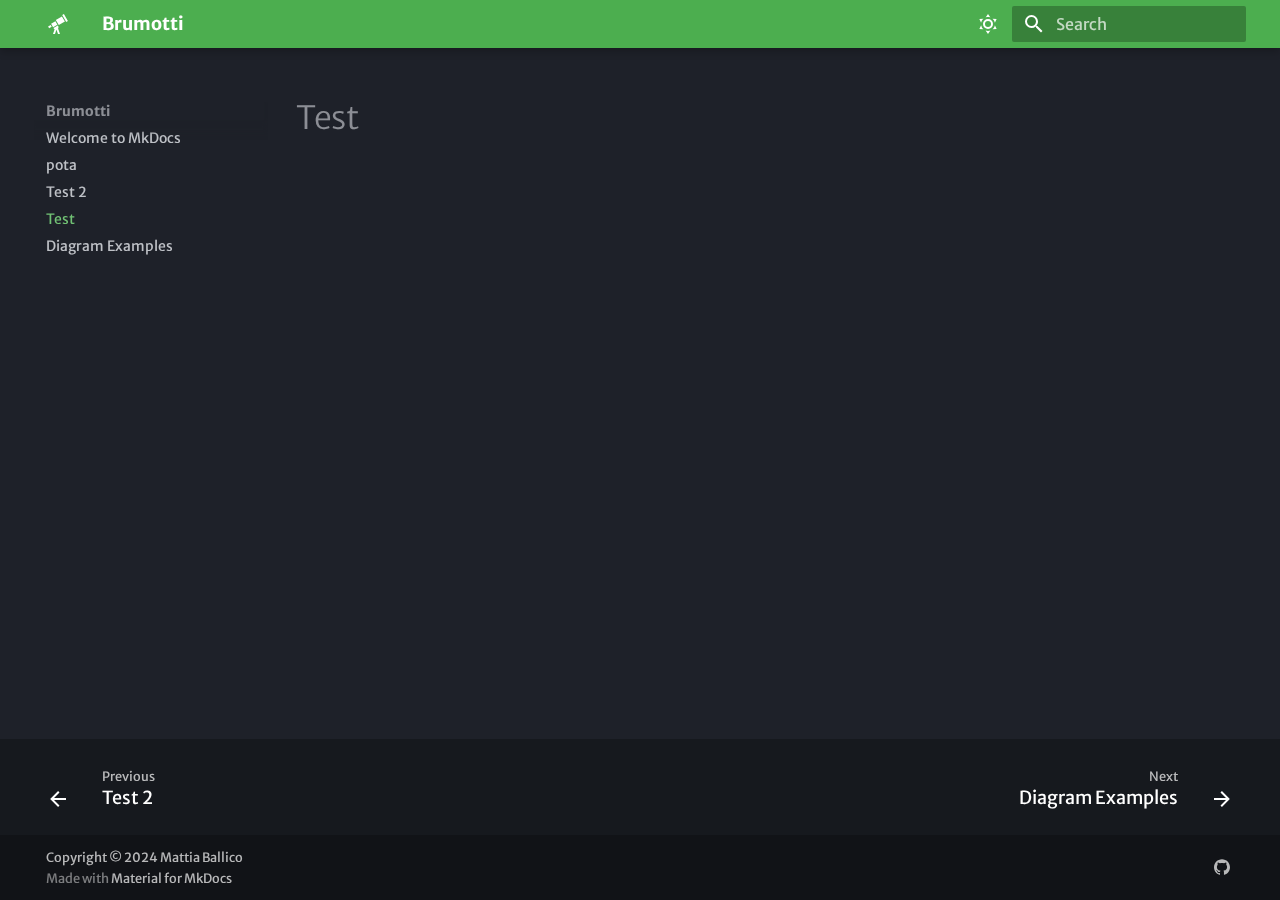
<file: site/L2/index.html>
<!doctype html>
<html lang="en" class="no-js">
  <head>
    
      <meta charset="utf-8">
      <meta name="viewport" content="width=device-width,initial-scale=1">
      
      
      
        <link rel="canonical" href="https://mattia04.github.io/Mattia04/L2/">
      
      
        <link rel="prev" href="../L1/">
      
      
        <link rel="next" href="../custom%20fences/">
      
      
      <link rel="icon" href="../assets/images/favicon.png">
      <meta name="generator" content="mkdocs-1.6.1, mkdocs-material-9.5.44">
    
    
      
        <title>Test - Brumotti</title>
      
    
    
      <link rel="stylesheet" href="../assets/stylesheets/main.0253249f.min.css">
      
        
        <link rel="stylesheet" href="../assets/stylesheets/palette.06af60db.min.css">
      
      


    
    
      
    
    
      
        
        
        <link rel="preconnect" href="https://fonts.gstatic.com" crossorigin>
        <link rel="stylesheet" href="https://fonts.googleapis.com/css?family=Merriweather+Sans:300,300i,400,400i,700,700i%7CFira+code:400,400i,700,700i&display=fallback">
        <style>:root{--md-text-font:"Merriweather Sans";--md-code-font:"Fira code"}</style>
      
    
    
    <script>__md_scope=new URL("..",location),__md_hash=e=>[...e].reduce(((e,_)=>(e<<5)-e+_.charCodeAt(0)),0),__md_get=(e,_=localStorage,t=__md_scope)=>JSON.parse(_.getItem(t.pathname+"."+e)),__md_set=(e,_,t=localStorage,a=__md_scope)=>{try{t.setItem(a.pathname+"."+e,JSON.stringify(_))}catch(e){}}</script>
    
      

    
    
    
  </head>
  
  
    
    
      
    
    
    
    
    <body dir="ltr" data-md-color-scheme="slate" data-md-color-primary="green" data-md-color-accent="deep-purple">
  
    
    <input class="md-toggle" data-md-toggle="drawer" type="checkbox" id="__drawer" autocomplete="off">
    <input class="md-toggle" data-md-toggle="search" type="checkbox" id="__search" autocomplete="off">
    <label class="md-overlay" for="__drawer"></label>
    <div data-md-component="skip">
      
        
        <a href="#test" class="md-skip">
          Skip to content
        </a>
      
    </div>
    <div data-md-component="announce">
      
    </div>
    
    
      

  

<header class="md-header md-header--shadow" data-md-component="header">
  <nav class="md-header__inner md-grid" aria-label="Header">
    <a href=".." title="Brumotti" class="md-header__button md-logo" aria-label="Brumotti" data-md-component="logo">
      
  
  <svg xmlns="http://www.w3.org/2000/svg" viewBox="0 0 24 24"><path d="m21.9 8.9-1.7 1-4-6.9 1.7-1zm-12.1-1 3 5.2 6.1-3.5-3-5.2zm1.6 4.8-2-3.5-4.3 2.5 2 3.5zm-9.3 1.9 1 1.7 2.6-1.5-1-1.7zm10-.6-.3-.4-4.3 2.5.3.4c.2.3.5.6.8.8L7 22h2l1.4-4.3h.1L12 22h2l-1.9-5.6c.5-.7.5-1.6 0-2.4"/></svg>

    </a>
    <label class="md-header__button md-icon" for="__drawer">
      
      <svg xmlns="http://www.w3.org/2000/svg" viewBox="0 0 24 24"><path d="M3 6h18v2H3zm0 5h18v2H3zm0 5h18v2H3z"/></svg>
    </label>
    <div class="md-header__title" data-md-component="header-title">
      <div class="md-header__ellipsis">
        <div class="md-header__topic">
          <span class="md-ellipsis">
            Brumotti
          </span>
        </div>
        <div class="md-header__topic" data-md-component="header-topic">
          <span class="md-ellipsis">
            
              Test
            
          </span>
        </div>
      </div>
    </div>
    
      
        <form class="md-header__option" data-md-component="palette">
  
    
    
    
    <input class="md-option" data-md-color-media="" data-md-color-scheme="slate" data-md-color-primary="green" data-md-color-accent="deep-purple"  aria-label="Dark mode"  type="radio" name="__palette" id="__palette_0">
    
      <label class="md-header__button md-icon" title="Dark mode" for="__palette_1" hidden>
        <svg xmlns="http://www.w3.org/2000/svg" viewBox="0 0 24 24"><path d="M12 7a5 5 0 0 1 5 5 5 5 0 0 1-5 5 5 5 0 0 1-5-5 5 5 0 0 1 5-5m0 2a3 3 0 0 0-3 3 3 3 0 0 0 3 3 3 3 0 0 0 3-3 3 3 0 0 0-3-3m0-7 2.39 3.42C13.65 5.15 12.84 5 12 5s-1.65.15-2.39.42zM3.34 7l4.16-.35A7.2 7.2 0 0 0 5.94 8.5c-.44.74-.69 1.5-.83 2.29zm.02 10 1.76-3.77a7.131 7.131 0 0 0 2.38 4.14zM20.65 7l-1.77 3.79a7.02 7.02 0 0 0-2.38-4.15zm-.01 10-4.14.36c.59-.51 1.12-1.14 1.54-1.86.42-.73.69-1.5.83-2.29zM12 22l-2.41-3.44c.74.27 1.55.44 2.41.44.82 0 1.63-.17 2.37-.44z"/></svg>
      </label>
    
  
    
    
    
    <input class="md-option" data-md-color-media="" data-md-color-scheme="default" data-md-color-primary="blue" data-md-color-accent="deep-orange"  aria-label="Light mode"  type="radio" name="__palette" id="__palette_1">
    
      <label class="md-header__button md-icon" title="Light mode" for="__palette_0" hidden>
        <svg xmlns="http://www.w3.org/2000/svg" viewBox="0 0 24 24"><path d="m17.75 4.09-2.53 1.94.91 3.06-2.63-1.81-2.63 1.81.91-3.06-2.53-1.94L12.44 4l1.06-3 1.06 3zm3.5 6.91-1.64 1.25.59 1.98-1.7-1.17-1.7 1.17.59-1.98L15.75 11l2.06-.05L18.5 9l.69 1.95zm-2.28 4.95c.83-.08 1.72 1.1 1.19 1.85-.32.45-.66.87-1.08 1.27C15.17 23 8.84 23 4.94 19.07c-3.91-3.9-3.91-10.24 0-14.14.4-.4.82-.76 1.27-1.08.75-.53 1.93.36 1.85 1.19-.27 2.86.69 5.83 2.89 8.02a9.96 9.96 0 0 0 8.02 2.89m-1.64 2.02a12.08 12.08 0 0 1-7.8-3.47c-2.17-2.19-3.33-5-3.49-7.82-2.81 3.14-2.7 7.96.31 10.98 3.02 3.01 7.84 3.12 10.98.31"/></svg>
      </label>
    
  
</form>
      
    
    
      <script>var palette=__md_get("__palette");if(palette&&palette.color){if("(prefers-color-scheme)"===palette.color.media){var media=matchMedia("(prefers-color-scheme: light)"),input=document.querySelector(media.matches?"[data-md-color-media='(prefers-color-scheme: light)']":"[data-md-color-media='(prefers-color-scheme: dark)']");palette.color.media=input.getAttribute("data-md-color-media"),palette.color.scheme=input.getAttribute("data-md-color-scheme"),palette.color.primary=input.getAttribute("data-md-color-primary"),palette.color.accent=input.getAttribute("data-md-color-accent")}for(var[key,value]of Object.entries(palette.color))document.body.setAttribute("data-md-color-"+key,value)}</script>
    
    
    
      <label class="md-header__button md-icon" for="__search">
        
        <svg xmlns="http://www.w3.org/2000/svg" viewBox="0 0 24 24"><path d="M9.5 3A6.5 6.5 0 0 1 16 9.5c0 1.61-.59 3.09-1.56 4.23l.27.27h.79l5 5-1.5 1.5-5-5v-.79l-.27-.27A6.52 6.52 0 0 1 9.5 16 6.5 6.5 0 0 1 3 9.5 6.5 6.5 0 0 1 9.5 3m0 2C7 5 5 7 5 9.5S7 14 9.5 14 14 12 14 9.5 12 5 9.5 5"/></svg>
      </label>
      <div class="md-search" data-md-component="search" role="dialog">
  <label class="md-search__overlay" for="__search"></label>
  <div class="md-search__inner" role="search">
    <form class="md-search__form" name="search">
      <input type="text" class="md-search__input" name="query" aria-label="Search" placeholder="Search" autocapitalize="off" autocorrect="off" autocomplete="off" spellcheck="false" data-md-component="search-query" required>
      <label class="md-search__icon md-icon" for="__search">
        
        <svg xmlns="http://www.w3.org/2000/svg" viewBox="0 0 24 24"><path d="M9.5 3A6.5 6.5 0 0 1 16 9.5c0 1.61-.59 3.09-1.56 4.23l.27.27h.79l5 5-1.5 1.5-5-5v-.79l-.27-.27A6.52 6.52 0 0 1 9.5 16 6.5 6.5 0 0 1 3 9.5 6.5 6.5 0 0 1 9.5 3m0 2C7 5 5 7 5 9.5S7 14 9.5 14 14 12 14 9.5 12 5 9.5 5"/></svg>
        
        <svg xmlns="http://www.w3.org/2000/svg" viewBox="0 0 24 24"><path d="M20 11v2H8l5.5 5.5-1.42 1.42L4.16 12l7.92-7.92L13.5 5.5 8 11z"/></svg>
      </label>
      <nav class="md-search__options" aria-label="Search">
        
        <button type="reset" class="md-search__icon md-icon" title="Clear" aria-label="Clear" tabindex="-1">
          
          <svg xmlns="http://www.w3.org/2000/svg" viewBox="0 0 24 24"><path d="M19 6.41 17.59 5 12 10.59 6.41 5 5 6.41 10.59 12 5 17.59 6.41 19 12 13.41 17.59 19 19 17.59 13.41 12z"/></svg>
        </button>
      </nav>
      
    </form>
    <div class="md-search__output">
      <div class="md-search__scrollwrap" tabindex="0" data-md-scrollfix>
        <div class="md-search-result" data-md-component="search-result">
          <div class="md-search-result__meta">
            Initializing search
          </div>
          <ol class="md-search-result__list" role="presentation"></ol>
        </div>
      </div>
    </div>
  </div>
</div>
    
    
  </nav>
  
</header>
    
    <div class="md-container" data-md-component="container">
      
      
        
          
        
      
      <main class="md-main" data-md-component="main">
        <div class="md-main__inner md-grid">
          
            
              
              <div class="md-sidebar md-sidebar--primary" data-md-component="sidebar" data-md-type="navigation" >
                <div class="md-sidebar__scrollwrap">
                  <div class="md-sidebar__inner">
                    



<nav class="md-nav md-nav--primary" aria-label="Navigation" data-md-level="0">
  <label class="md-nav__title" for="__drawer">
    <a href=".." title="Brumotti" class="md-nav__button md-logo" aria-label="Brumotti" data-md-component="logo">
      
  
  <svg xmlns="http://www.w3.org/2000/svg" viewBox="0 0 24 24"><path d="m21.9 8.9-1.7 1-4-6.9 1.7-1zm-12.1-1 3 5.2 6.1-3.5-3-5.2zm1.6 4.8-2-3.5-4.3 2.5 2 3.5zm-9.3 1.9 1 1.7 2.6-1.5-1-1.7zm10-.6-.3-.4-4.3 2.5.3.4c.2.3.5.6.8.8L7 22h2l1.4-4.3h.1L12 22h2l-1.9-5.6c.5-.7.5-1.6 0-2.4"/></svg>

    </a>
    Brumotti
  </label>
  
  <ul class="md-nav__list" data-md-scrollfix>
    
      
      
  
  
  
  
    <li class="md-nav__item">
      <a href=".." class="md-nav__link">
        
  
  <span class="md-ellipsis">
    Welcome to MkDocs
  </span>
  

      </a>
    </li>
  

    
      
      
  
  
  
  
    <li class="md-nav__item">
      <a href="../A/" class="md-nav__link">
        
  
  <span class="md-ellipsis">
    pota
  </span>
  

      </a>
    </li>
  

    
      
      
  
  
  
  
    <li class="md-nav__item">
      <a href="../L1/" class="md-nav__link">
        
  
  <span class="md-ellipsis">
    Test 2
  </span>
  

      </a>
    </li>
  

    
      
      
  
  
    
  
  
  
    <li class="md-nav__item md-nav__item--active">
      
      <input class="md-nav__toggle md-toggle" type="checkbox" id="__toc">
      
      
        
      
      
      <a href="./" class="md-nav__link md-nav__link--active">
        
  
  <span class="md-ellipsis">
    Test
  </span>
  

      </a>
      
    </li>
  

    
      
      
  
  
  
  
    <li class="md-nav__item">
      <a href="../custom%20fences/" class="md-nav__link">
        
  
  <span class="md-ellipsis">
    Diagram Examples
  </span>
  

      </a>
    </li>
  

    
  </ul>
</nav>
                  </div>
                </div>
              </div>
            
            
              
              <div class="md-sidebar md-sidebar--secondary" data-md-component="sidebar" data-md-type="toc" >
                <div class="md-sidebar__scrollwrap">
                  <div class="md-sidebar__inner">
                    

<nav class="md-nav md-nav--secondary" aria-label="Table of contents">
  
  
  
    
  
  
</nav>
                  </div>
                </div>
              </div>
            
          
          
            <div class="md-content" data-md-component="content">
              <article class="md-content__inner md-typeset">
                
                  


<h1 id="test">Test</h1>












                
              </article>
            </div>
          
          
<script>var target=document.getElementById(location.hash.slice(1));target&&target.name&&(target.checked=target.name.startsWith("__tabbed_"))</script>
        </div>
        
      </main>
      
        <footer class="md-footer">
  
    
      
      <nav class="md-footer__inner md-grid" aria-label="Footer" >
        
          
          <a href="../L1/" class="md-footer__link md-footer__link--prev" aria-label="Previous: Test 2">
            <div class="md-footer__button md-icon">
              
              <svg xmlns="http://www.w3.org/2000/svg" viewBox="0 0 24 24"><path d="M20 11v2H8l5.5 5.5-1.42 1.42L4.16 12l7.92-7.92L13.5 5.5 8 11z"/></svg>
            </div>
            <div class="md-footer__title">
              <span class="md-footer__direction">
                Previous
              </span>
              <div class="md-ellipsis">
                Test 2
              </div>
            </div>
          </a>
        
        
          
          <a href="../custom%20fences/" class="md-footer__link md-footer__link--next" aria-label="Next: Diagram Examples">
            <div class="md-footer__title">
              <span class="md-footer__direction">
                Next
              </span>
              <div class="md-ellipsis">
                Diagram Examples
              </div>
            </div>
            <div class="md-footer__button md-icon">
              
              <svg xmlns="http://www.w3.org/2000/svg" viewBox="0 0 24 24"><path d="M4 11v2h12l-5.5 5.5 1.42 1.42L19.84 12l-7.92-7.92L10.5 5.5 16 11z"/></svg>
            </div>
          </a>
        
      </nav>
    
  
  <div class="md-footer-meta md-typeset">
    <div class="md-footer-meta__inner md-grid">
      <div class="md-copyright">
  
    <div class="md-copyright__highlight">
      Copyright &copy; 2024 Mattia Ballico
    </div>
  
  
    Made with
    <a href="https://squidfunk.github.io/mkdocs-material/" target="_blank" rel="noopener">
      Material for MkDocs
    </a>
  
</div>
      
        <div class="md-social">
  
    
    
    
    
      
      
    
    <a href="https://github.com/Mattia04" target="_blank" rel="noopener" title="github.com" class="md-social__link">
      <svg xmlns="http://www.w3.org/2000/svg" viewBox="0 0 24 24"><path d="M12 .297c-6.63 0-12 5.373-12 12 0 5.303 3.438 9.8 8.205 11.385.6.113.82-.258.82-.577 0-.285-.01-1.04-.015-2.04-3.338.724-4.042-1.61-4.042-1.61C4.422 18.07 3.633 17.7 3.633 17.7c-1.087-.744.084-.729.084-.729 1.205.084 1.838 1.236 1.838 1.236 1.07 1.835 2.809 1.305 3.495.998.108-.776.417-1.305.76-1.605-2.665-.3-5.466-1.332-5.466-5.93 0-1.31.465-2.38 1.235-3.22-.135-.303-.54-1.523.105-3.176 0 0 1.005-.322 3.3 1.23.96-.267 1.98-.399 3-.405 1.02.006 2.04.138 3 .405 2.28-1.552 3.285-1.23 3.285-1.23.645 1.653.24 2.873.12 3.176.765.84 1.23 1.91 1.23 3.22 0 4.61-2.805 5.625-5.475 5.92.42.36.81 1.096.81 2.22 0 1.606-.015 2.896-.015 3.286 0 .315.21.69.825.57C20.565 22.092 24 17.592 24 12.297c0-6.627-5.373-12-12-12"/></svg>
    </a>
  
</div>
      
    </div>
  </div>
</footer>
      
    </div>
    <div class="md-dialog" data-md-component="dialog">
      <div class="md-dialog__inner md-typeset"></div>
    </div>
    
    
    <script id="__config" type="application/json">{"base": "..", "features": ["navigation.footer"], "search": "../assets/javascripts/workers/search.6ce7567c.min.js", "translations": {"clipboard.copied": "Copied to clipboard", "clipboard.copy": "Copy to clipboard", "search.result.more.one": "1 more on this page", "search.result.more.other": "# more on this page", "search.result.none": "No matching documents", "search.result.one": "1 matching document", "search.result.other": "# matching documents", "search.result.placeholder": "Type to start searching", "search.result.term.missing": "Missing", "select.version": "Select version"}}</script>
    
    
      <script src="../assets/javascripts/bundle.83f73b43.min.js"></script>
      
    
  </body>
</html>
</file>
<file: site/assets/stylesheets/main.0253249f.min.css>
@charset "UTF-8";html{-webkit-text-size-adjust:none;-moz-text-size-adjust:none;text-size-adjust:none;box-sizing:border-box}*,:after,:before{box-sizing:inherit}@media (prefers-reduced-motion){*,:after,:before{transition:none!important}}body{margin:0}a,button,input,label{-webkit-tap-highlight-color:transparent}a{color:inherit;text-decoration:none}hr{border:0;box-sizing:initial;display:block;height:.05rem;overflow:visible;padding:0}small{font-size:80%}sub,sup{line-height:1em}img{border-style:none}table{border-collapse:initial;border-spacing:0}td,th{font-weight:400;vertical-align:top}button{background:#0000;border:0;font-family:inherit;font-size:inherit;margin:0;padding:0}input{border:0;outline:none}:root{--md-primary-fg-color:#4051b5;--md-primary-fg-color--light:#5d6cc0;--md-primary-fg-color--dark:#303fa1;--md-primary-bg-color:#fff;--md-primary-bg-color--light:#ffffffb3;--md-accent-fg-color:#526cfe;--md-accent-fg-color--transparent:#526cfe1a;--md-accent-bg-color:#fff;--md-accent-bg-color--light:#ffffffb3}[data-md-color-scheme=default]{color-scheme:light}[data-md-color-scheme=default] img[src$="#gh-dark-mode-only"],[data-md-color-scheme=default] img[src$="#only-dark"]{display:none}:root,[data-md-color-scheme=default]{--md-hue:225deg;--md-default-fg-color:#000000de;--md-default-fg-color--light:#0000008a;--md-default-fg-color--lighter:#00000052;--md-default-fg-color--lightest:#00000012;--md-default-bg-color:#fff;--md-default-bg-color--light:#ffffffb3;--md-default-bg-color--lighter:#ffffff4d;--md-default-bg-color--lightest:#ffffff1f;--md-code-fg-color:#36464e;--md-code-bg-color:#f5f5f5;--md-code-hl-color:#4287ff;--md-code-hl-color--light:#4287ff1a;--md-code-hl-number-color:#d52a2a;--md-code-hl-special-color:#db1457;--md-code-hl-function-color:#a846b9;--md-code-hl-constant-color:#6e59d9;--md-code-hl-keyword-color:#3f6ec6;--md-code-hl-string-color:#1c7d4d;--md-code-hl-name-color:var(--md-code-fg-color);--md-code-hl-operator-color:var(--md-default-fg-color--light);--md-code-hl-punctuation-color:var(--md-default-fg-color--light);--md-code-hl-comment-color:var(--md-default-fg-color--light);--md-code-hl-generic-color:var(--md-default-fg-color--light);--md-code-hl-variable-color:var(--md-default-fg-color--light);--md-typeset-color:var(--md-default-fg-color);--md-typeset-a-color:var(--md-primary-fg-color);--md-typeset-del-color:#f5503d26;--md-typeset-ins-color:#0bd57026;--md-typeset-kbd-color:#fafafa;--md-typeset-kbd-accent-color:#fff;--md-typeset-kbd-border-color:#b8b8b8;--md-typeset-mark-color:#ffff0080;--md-typeset-table-color:#0000001f;--md-typeset-table-color--light:rgba(0,0,0,.035);--md-admonition-fg-color:var(--md-default-fg-color);--md-admonition-bg-color:var(--md-default-bg-color);--md-warning-fg-color:#000000de;--md-warning-bg-color:#ff9;--md-footer-fg-color:#fff;--md-footer-fg-color--light:#ffffffb3;--md-footer-fg-color--lighter:#ffffff73;--md-footer-bg-color:#000000de;--md-footer-bg-color--dark:#00000052;--md-shadow-z1:0 0.2rem 0.5rem #0000000d,0 0 0.05rem #0000001a;--md-shadow-z2:0 0.2rem 0.5rem #0000001a,0 0 0.05rem #00000040;--md-shadow-z3:0 0.2rem 0.5rem #0003,0 0 0.05rem #00000059}.md-icon svg{fill:currentcolor;display:block;height:1.2rem;width:1.2rem}body{-webkit-font-smoothing:antialiased;-moz-osx-font-smoothing:grayscale;--md-text-font-family:var(--md-text-font,_),-apple-system,BlinkMacSystemFont,Helvetica,Arial,sans-serif;--md-code-font-family:var(--md-code-font,_),SFMono-Regular,Consolas,Menlo,monospace}aside,body,input{font-feature-settings:"kern","liga";color:var(--md-typeset-color);font-family:var(--md-text-font-family)}code,kbd,pre{font-feature-settings:"kern";font-family:var(--md-code-font-family)}:root{--md-typeset-table-sort-icon:url('data:image/svg+xml;charset=utf-8,<svg xmlns="http://www.w3.org/2000/svg" viewBox="0 0 24 24"><path d="m18 21-4-4h3V7h-3l4-4 4 4h-3v10h3M2 19v-2h10v2M2 13v-2h7v2M2 7V5h4v2z"/></svg>');--md-typeset-table-sort-icon--asc:url('data:image/svg+xml;charset=utf-8,<svg xmlns="http://www.w3.org/2000/svg" viewBox="0 0 24 24"><path d="M19 17h3l-4 4-4-4h3V3h2M2 17h10v2H2M6 5v2H2V5m0 6h7v2H2z"/></svg>');--md-typeset-table-sort-icon--desc:url('data:image/svg+xml;charset=utf-8,<svg xmlns="http://www.w3.org/2000/svg" viewBox="0 0 24 24"><path d="M19 7h3l-4-4-4 4h3v14h2M2 17h10v2H2M6 5v2H2V5m0 6h7v2H2z"/></svg>')}.md-typeset{-webkit-print-color-adjust:exact;color-adjust:exact;font-size:.8rem;line-height:1.6}@media print{.md-typeset{font-size:.68rem}}.md-typeset blockquote,.md-typeset dl,.md-typeset figure,.md-typeset ol,.md-typeset pre,.md-typeset ul{margin-bottom:1em;margin-top:1em}.md-typeset h1{color:var(--md-default-fg-color--light);font-size:2em;line-height:1.3;margin:0 0 1.25em}.md-typeset h1,.md-typeset h2{font-weight:300;letter-spacing:-.01em}.md-typeset h2{font-size:1.5625em;line-height:1.4;margin:1.6em 0 .64em}.md-typeset h3{font-size:1.25em;font-weight:400;letter-spacing:-.01em;line-height:1.5;margin:1.6em 0 .8em}.md-typeset h2+h3{margin-top:.8em}.md-typeset h4{font-weight:700;letter-spacing:-.01em;margin:1em 0}.md-typeset h5,.md-typeset h6{color:var(--md-default-fg-color--light);font-size:.8em;font-weight:700;letter-spacing:-.01em;margin:1.25em 0}.md-typeset h5{text-transform:uppercase}.md-typeset hr{border-bottom:.05rem solid var(--md-default-fg-color--lightest);display:flow-root;margin:1.5em 0}.md-typeset a{color:var(--md-typeset-a-color);word-break:break-word}.md-typeset a,.md-typeset a:before{transition:color 125ms}.md-typeset a:focus,.md-typeset a:hover{color:var(--md-accent-fg-color)}.md-typeset a:focus code,.md-typeset a:hover code{background-color:var(--md-accent-fg-color--transparent)}.md-typeset a code{color:currentcolor;transition:background-color 125ms}.md-typeset a.focus-visible{outline-color:var(--md-accent-fg-color);outline-offset:.2rem}.md-typeset code,.md-typeset kbd,.md-typeset pre{color:var(--md-code-fg-color);direction:ltr;font-variant-ligatures:none}@media print{.md-typeset code,.md-typeset kbd,.md-typeset pre{white-space:pre-wrap}}.md-typeset code{background-color:var(--md-code-bg-color);border-radius:.1rem;-webkit-box-decoration-break:clone;box-decoration-break:clone;font-size:.85em;padding:0 .2941176471em;word-break:break-word}.md-typeset code:not(.focus-visible){-webkit-tap-highlight-color:transparent;outline:none}.md-typeset pre{display:flow-root;line-height:1.4;position:relative}.md-typeset pre>code{-webkit-box-decoration-break:slice;box-decoration-break:slice;box-shadow:none;display:block;margin:0;outline-color:var(--md-accent-fg-color);overflow:auto;padding:.7720588235em 1.1764705882em;scrollbar-color:var(--md-default-fg-color--lighter) #0000;scrollbar-width:thin;touch-action:auto;word-break:normal}.md-typeset pre>code:hover{scrollbar-color:var(--md-accent-fg-color) #0000}.md-typeset pre>code::-webkit-scrollbar{height:.2rem;width:.2rem}.md-typeset pre>code::-webkit-scrollbar-thumb{background-color:var(--md-default-fg-color--lighter)}.md-typeset pre>code::-webkit-scrollbar-thumb:hover{background-color:var(--md-accent-fg-color)}.md-typeset kbd{background-color:var(--md-typeset-kbd-color);border-radius:.1rem;box-shadow:0 .1rem 0 .05rem var(--md-typeset-kbd-border-color),0 .1rem 0 var(--md-typeset-kbd-border-color),0 -.1rem .2rem var(--md-typeset-kbd-accent-color) inset;color:var(--md-default-fg-color);display:inline-block;font-size:.75em;padding:0 .6666666667em;vertical-align:text-top;word-break:break-word}.md-typeset mark{background-color:var(--md-typeset-mark-color);-webkit-box-decoration-break:clone;box-decoration-break:clone;color:inherit;word-break:break-word}.md-typeset abbr{border-bottom:.05rem dotted var(--md-default-fg-color--light);cursor:help;text-decoration:none}.md-typeset small{opacity:.75}[dir=ltr] .md-typeset sub,[dir=ltr] .md-typeset sup{margin-left:.078125em}[dir=rtl] .md-typeset sub,[dir=rtl] .md-typeset sup{margin-right:.078125em}[dir=ltr] .md-typeset blockquote{padding-left:.6rem}[dir=rtl] .md-typeset blockquote{padding-right:.6rem}[dir=ltr] .md-typeset blockquote{border-left:.2rem solid var(--md-default-fg-color--lighter)}[dir=rtl] .md-typeset blockquote{border-right:.2rem solid var(--md-default-fg-color--lighter)}.md-typeset blockquote{color:var(--md-default-fg-color--light);margin-left:0;margin-right:0}.md-typeset ul{list-style-type:disc}.md-typeset ul[type]{list-style-type:revert-layer}[dir=ltr] .md-typeset ol,[dir=ltr] .md-typeset ul{margin-left:.625em}[dir=rtl] .md-typeset ol,[dir=rtl] .md-typeset ul{margin-right:.625em}.md-typeset ol,.md-typeset ul{padding:0}.md-typeset ol:not([hidden]),.md-typeset ul:not([hidden]){display:flow-root}.md-typeset ol ol,.md-typeset ul ol{list-style-type:lower-alpha}.md-typeset ol ol ol,.md-typeset ul ol ol{list-style-type:lower-roman}.md-typeset ol ol ol ol,.md-typeset ul ol ol ol{list-style-type:upper-alpha}.md-typeset ol ol ol ol ol,.md-typeset ul ol ol ol ol{list-style-type:upper-roman}.md-typeset ol[type],.md-typeset ul[type]{list-style-type:revert-layer}[dir=ltr] .md-typeset ol li,[dir=ltr] .md-typeset ul li{margin-left:1.25em}[dir=rtl] .md-typeset ol li,[dir=rtl] .md-typeset ul li{margin-right:1.25em}.md-typeset ol li,.md-typeset ul li{margin-bottom:.5em}.md-typeset ol li blockquote,.md-typeset ol li p,.md-typeset ul li blockquote,.md-typeset ul li p{margin:.5em 0}.md-typeset ol li:last-child,.md-typeset ul li:last-child{margin-bottom:0}[dir=ltr] .md-typeset ol li ol,[dir=ltr] .md-typeset ol li ul,[dir=ltr] .md-typeset ul li ol,[dir=ltr] .md-typeset ul li ul{margin-left:.625em}[dir=rtl] .md-typeset ol li ol,[dir=rtl] .md-typeset ol li ul,[dir=rtl] .md-typeset ul li ol,[dir=rtl] .md-typeset ul li ul{margin-right:.625em}.md-typeset ol li ol,.md-typeset ol li ul,.md-typeset ul li ol,.md-typeset ul li ul{margin-bottom:.5em;margin-top:.5em}[dir=ltr] .md-typeset dd{margin-left:1.875em}[dir=rtl] .md-typeset dd{margin-right:1.875em}.md-typeset dd{margin-bottom:1.5em;margin-top:1em}.md-typeset img,.md-typeset svg,.md-typeset video{height:auto;max-width:100%}.md-typeset img[align=left]{margin:1em 1em 1em 0}.md-typeset img[align=right]{margin:1em 0 1em 1em}.md-typeset img[align]:only-child{margin-top:0}.md-typeset figure{display:flow-root;margin:1em auto;max-width:100%;text-align:center;width:-moz-fit-content;width:fit-content}.md-typeset figure img{display:block;margin:0 auto}.md-typeset figcaption{font-style:italic;margin:1em auto;max-width:24rem}.md-typeset iframe{max-width:100%}.md-typeset table:not([class]){background-color:var(--md-default-bg-color);border:.05rem solid var(--md-typeset-table-color);border-radius:.1rem;display:inline-block;font-size:.64rem;max-width:100%;overflow:auto;touch-action:auto}@media print{.md-typeset table:not([class]){display:table}}.md-typeset table:not([class])+*{margin-top:1.5em}.md-typeset table:not([class]) td>:first-child,.md-typeset table:not([class]) th>:first-child{margin-top:0}.md-typeset table:not([class]) td>:last-child,.md-typeset table:not([class]) th>:last-child{margin-bottom:0}.md-typeset table:not([class]) td:not([align]),.md-typeset table:not([class]) th:not([align]){text-align:left}[dir=rtl] .md-typeset table:not([class]) td:not([align]),[dir=rtl] .md-typeset table:not([class]) th:not([align]){text-align:right}.md-typeset table:not([class]) th{font-weight:700;min-width:5rem;padding:.9375em 1.25em;vertical-align:top}.md-typeset table:not([class]) td{border-top:.05rem solid var(--md-typeset-table-color);padding:.9375em 1.25em;vertical-align:top}.md-typeset table:not([class]) tbody tr{transition:background-color 125ms}.md-typeset table:not([class]) tbody tr:hover{background-color:var(--md-typeset-table-color--light);box-shadow:0 .05rem 0 var(--md-default-bg-color) inset}.md-typeset table:not([class]) a{word-break:normal}.md-typeset table th[role=columnheader]{cursor:pointer}[dir=ltr] .md-typeset table th[role=columnheader]:after{margin-left:.5em}[dir=rtl] .md-typeset table th[role=columnheader]:after{margin-right:.5em}.md-typeset table th[role=columnheader]:after{content:"";display:inline-block;height:1.2em;-webkit-mask-image:var(--md-typeset-table-sort-icon);mask-image:var(--md-typeset-table-sort-icon);-webkit-mask-repeat:no-repeat;mask-repeat:no-repeat;-webkit-mask-size:contain;mask-size:contain;transition:background-color 125ms;vertical-align:text-bottom;width:1.2em}.md-typeset table th[role=columnheader]:hover:after{background-color:var(--md-default-fg-color--lighter)}.md-typeset table th[role=columnheader][aria-sort=ascending]:after{background-color:var(--md-default-fg-color--light);-webkit-mask-image:var(--md-typeset-table-sort-icon--asc);mask-image:var(--md-typeset-table-sort-icon--asc)}.md-typeset table th[role=columnheader][aria-sort=descending]:after{background-color:var(--md-default-fg-color--light);-webkit-mask-image:var(--md-typeset-table-sort-icon--desc);mask-image:var(--md-typeset-table-sort-icon--desc)}.md-typeset__scrollwrap{margin:1em -.8rem;overflow-x:auto;touch-action:auto}.md-typeset__table{display:inline-block;margin-bottom:.5em;padding:0 .8rem}@media print{.md-typeset__table{display:block}}html .md-typeset__table table{display:table;margin:0;overflow:hidden;width:100%}@media screen and (max-width:44.984375em){.md-content__inner>pre{margin:1em -.8rem}.md-content__inner>pre code{border-radius:0}}.md-typeset .md-author{border-radius:100%;display:block;flex-shrink:0;height:1.6rem;overflow:hidden;position:relative;transition:color 125ms,transform 125ms;width:1.6rem}.md-typeset .md-author img{display:block}.md-typeset .md-author--more{background:var(--md-default-fg-color--lightest);color:var(--md-default-fg-color--lighter);font-size:.6rem;font-weight:700;line-height:1.6rem;text-align:center}.md-typeset .md-author--long{height:2.4rem;width:2.4rem}.md-typeset a.md-author{transform:scale(1)}.md-typeset a.md-author img{border-radius:100%;filter:grayscale(100%) opacity(75%);transition:filter 125ms}.md-typeset a.md-author:focus,.md-typeset a.md-author:hover{transform:scale(1.1);z-index:1}.md-typeset a.md-author:focus img,.md-typeset a.md-author:hover img{filter:grayscale(0)}.md-banner{background-color:var(--md-footer-bg-color);color:var(--md-footer-fg-color);overflow:auto}@media print{.md-banner{display:none}}.md-banner--warning{background-color:var(--md-warning-bg-color);color:var(--md-warning-fg-color)}.md-banner__inner{font-size:.7rem;margin:.6rem auto;padding:0 .8rem}[dir=ltr] .md-banner__button{float:right}[dir=rtl] .md-banner__button{float:left}.md-banner__button{color:inherit;cursor:pointer;transition:opacity .25s}.no-js .md-banner__button{display:none}.md-banner__button:hover{opacity:.7}html{font-size:125%;height:100%;overflow-x:hidden}@media screen and (min-width:100em){html{font-size:137.5%}}@media screen and (min-width:125em){html{font-size:150%}}body{background-color:var(--md-default-bg-color);display:flex;flex-direction:column;font-size:.5rem;min-height:100%;position:relative;width:100%}@media print{body{display:block}}@media screen and (max-width:59.984375em){body[data-md-scrolllock]{position:fixed}}.md-grid{margin-left:auto;margin-right:auto;max-width:61rem}.md-container{display:flex;flex-direction:column;flex-grow:1}@media print{.md-container{display:block}}.md-main{flex-grow:1}.md-main__inner{display:flex;height:100%;margin-top:1.5rem}.md-ellipsis{overflow:hidden;text-overflow:ellipsis}.md-toggle{display:none}.md-option{height:0;opacity:0;position:absolute;width:0}.md-option:checked+label:not([hidden]){display:block}.md-option.focus-visible+label{outline-color:var(--md-accent-fg-color);outline-style:auto}.md-skip{background-color:var(--md-default-fg-color);border-radius:.1rem;color:var(--md-default-bg-color);font-size:.64rem;margin:.5rem;opacity:0;outline-color:var(--md-accent-fg-color);padding:.3rem .5rem;position:fixed;transform:translateY(.4rem);z-index:-1}.md-skip:focus{opacity:1;transform:translateY(0);transition:transform .25s cubic-bezier(.4,0,.2,1),opacity 175ms 75ms;z-index:10}@page{margin:25mm}:root{--md-clipboard-icon:url('data:image/svg+xml;charset=utf-8,<svg xmlns="http://www.w3.org/2000/svg" viewBox="0 0 24 24"><path d="M19 21H8V7h11m0-2H8a2 2 0 0 0-2 2v14a2 2 0 0 0 2 2h11a2 2 0 0 0 2-2V7a2 2 0 0 0-2-2m-3-4H4a2 2 0 0 0-2 2v14h2V3h12z"/></svg>')}.md-clipboard{border-radius:.1rem;color:var(--md-default-fg-color--lightest);cursor:pointer;height:1.5em;outline-color:var(--md-accent-fg-color);outline-offset:.1rem;position:absolute;right:.5em;top:.5em;transition:color .25s;width:1.5em;z-index:1}@media print{.md-clipboard{display:none}}.md-clipboard:not(.focus-visible){-webkit-tap-highlight-color:transparent;outline:none}:hover>.md-clipboard{color:var(--md-default-fg-color--light)}.md-clipboard:focus,.md-clipboard:hover{color:var(--md-accent-fg-color)}.md-clipboard:after{background-color:currentcolor;content:"";display:block;height:1.125em;margin:0 auto;-webkit-mask-image:var(--md-clipboard-icon);mask-image:var(--md-clipboard-icon);-webkit-mask-position:center;mask-position:center;-webkit-mask-repeat:no-repeat;mask-repeat:no-repeat;-webkit-mask-size:contain;mask-size:contain;width:1.125em}.md-clipboard--inline{cursor:pointer}.md-clipboard--inline code{transition:color .25s,background-color .25s}.md-clipboard--inline:focus code,.md-clipboard--inline:hover code{background-color:var(--md-accent-fg-color--transparent);color:var(--md-accent-fg-color)}.md-typeset .md-code__content{display:grid}@keyframes consent{0%{opacity:0;transform:translateY(100%)}to{opacity:1;transform:translateY(0)}}@keyframes overlay{0%{opacity:0}to{opacity:1}}.md-consent__overlay{animation:overlay .25s both;-webkit-backdrop-filter:blur(.1rem);backdrop-filter:blur(.1rem);background-color:#0000008a;height:100%;opacity:1;position:fixed;top:0;width:100%;z-index:5}.md-consent__inner{animation:consent .5s cubic-bezier(.1,.7,.1,1) both;background-color:var(--md-default-bg-color);border:0;border-radius:.1rem;bottom:0;box-shadow:0 0 .2rem #0000001a,0 .2rem .4rem #0003;max-height:100%;overflow:auto;padding:0;position:fixed;width:100%;z-index:5}.md-consent__form{padding:.8rem}.md-consent__settings{display:none;margin:1em 0}input:checked+.md-consent__settings{display:block}.md-consent__controls{margin-bottom:.8rem}.md-typeset .md-consent__controls .md-button{display:inline}@media screen and (max-width:44.984375em){.md-typeset .md-consent__controls .md-button{display:block;margin-top:.4rem;text-align:center;width:100%}}.md-consent label{cursor:pointer}.md-content{flex-grow:1;min-width:0}.md-content__inner{margin:0 .8rem 1.2rem;padding-top:.6rem}@media screen and (min-width:76.25em){[dir=ltr] .md-sidebar--primary:not([hidden])~.md-content>.md-content__inner{margin-left:1.2rem}[dir=ltr] .md-sidebar--secondary:not([hidden])~.md-content>.md-content__inner,[dir=rtl] .md-sidebar--primary:not([hidden])~.md-content>.md-content__inner{margin-right:1.2rem}[dir=rtl] .md-sidebar--secondary:not([hidden])~.md-content>.md-content__inner{margin-left:1.2rem}}.md-content__inner:before{content:"";display:block;height:.4rem}.md-content__inner>:last-child{margin-bottom:0}[dir=ltr] .md-content__button{float:right}[dir=rtl] .md-content__button{float:left}[dir=ltr] .md-content__button{margin-left:.4rem}[dir=rtl] .md-content__button{margin-right:.4rem}.md-content__button{margin:.4rem 0;padding:0}@media print{.md-content__button{display:none}}.md-typeset .md-content__button{color:var(--md-default-fg-color--lighter)}.md-content__button svg{display:inline;vertical-align:top}[dir=rtl] .md-content__button svg{transform:scaleX(-1)}[dir=ltr] .md-dialog{right:.8rem}[dir=rtl] .md-dialog{left:.8rem}.md-dialog{background-color:var(--md-default-fg-color);border-radius:.1rem;bottom:.8rem;box-shadow:var(--md-shadow-z3);min-width:11.1rem;opacity:0;padding:.4rem .6rem;pointer-events:none;position:fixed;transform:translateY(100%);transition:transform 0ms .4s,opacity .4s;z-index:4}@media print{.md-dialog{display:none}}.md-dialog--active{opacity:1;pointer-events:auto;transform:translateY(0);transition:transform .4s cubic-bezier(.075,.85,.175,1),opacity .4s}.md-dialog__inner{color:var(--md-default-bg-color);font-size:.7rem}.md-feedback{margin:2em 0 1em;text-align:center}.md-feedback fieldset{border:none;margin:0;padding:0}.md-feedback__title{font-weight:700;margin:1em auto}.md-feedback__inner{position:relative}.md-feedback__list{display:flex;flex-wrap:wrap;place-content:baseline center;position:relative}.md-feedback__list:hover .md-icon:not(:disabled){color:var(--md-default-fg-color--lighter)}:disabled .md-feedback__list{min-height:1.8rem}.md-feedback__icon{color:var(--md-default-fg-color--light);cursor:pointer;flex-shrink:0;margin:0 .1rem;transition:color 125ms}.md-feedback__icon:not(:disabled).md-icon:hover{color:var(--md-accent-fg-color)}.md-feedback__icon:disabled{color:var(--md-default-fg-color--lightest);pointer-events:none}.md-feedback__note{opacity:0;position:relative;transform:translateY(.4rem);transition:transform .4s cubic-bezier(.1,.7,.1,1),opacity .15s}.md-feedback__note>*{margin:0 auto;max-width:16rem}:disabled .md-feedback__note{opacity:1;transform:translateY(0)}@media print{.md-feedback{display:none}}.md-footer{background-color:var(--md-footer-bg-color);color:var(--md-footer-fg-color)}@media print{.md-footer{display:none}}.md-footer__inner{justify-content:space-between;overflow:auto;padding:.2rem}.md-footer__inner:not([hidden]){display:flex}.md-footer__link{align-items:end;display:flex;flex-grow:0.01;margin-bottom:.4rem;margin-top:1rem;max-width:100%;outline-color:var(--md-accent-fg-color);overflow:hidden;transition:opacity .25s}.md-footer__link:focus,.md-footer__link:hover{opacity:.7}[dir=rtl] .md-footer__link svg{transform:scaleX(-1)}@media screen and (max-width:44.984375em){.md-footer__link--prev{flex-shrink:0}.md-footer__link--prev .md-footer__title{display:none}}[dir=ltr] .md-footer__link--next{margin-left:auto}[dir=rtl] .md-footer__link--next{margin-right:auto}.md-footer__link--next{text-align:right}[dir=rtl] .md-footer__link--next{text-align:left}.md-footer__title{flex-grow:1;font-size:.9rem;margin-bottom:.7rem;max-width:calc(100% - 2.4rem);padding:0 1rem;white-space:nowrap}.md-footer__button{margin:.2rem;padding:.4rem}.md-footer__direction{font-size:.64rem;opacity:.7}.md-footer-meta{background-color:var(--md-footer-bg-color--dark)}.md-footer-meta__inner{display:flex;flex-wrap:wrap;justify-content:space-between;padding:.2rem}html .md-footer-meta.md-typeset a{color:var(--md-footer-fg-color--light)}html .md-footer-meta.md-typeset a:focus,html .md-footer-meta.md-typeset a:hover{color:var(--md-footer-fg-color)}.md-copyright{color:var(--md-footer-fg-color--lighter);font-size:.64rem;margin:auto .6rem;padding:.4rem 0;width:100%}@media screen and (min-width:45em){.md-copyright{width:auto}}.md-copyright__highlight{color:var(--md-footer-fg-color--light)}.md-social{display:inline-flex;gap:.2rem;margin:0 .4rem;padding:.2rem 0 .6rem}@media screen and (min-width:45em){.md-social{padding:.6rem 0}}.md-social__link{display:inline-block;height:1.6rem;text-align:center;width:1.6rem}.md-social__link:before{line-height:1.9}.md-social__link svg{fill:currentcolor;max-height:.8rem;vertical-align:-25%}.md-typeset .md-button{border:.1rem solid;border-radius:.1rem;color:var(--md-primary-fg-color);cursor:pointer;display:inline-block;font-weight:700;padding:.625em 2em;transition:color 125ms,background-color 125ms,border-color 125ms}.md-typeset .md-button--primary{background-color:var(--md-primary-fg-color);border-color:var(--md-primary-fg-color);color:var(--md-primary-bg-color)}.md-typeset .md-button:focus,.md-typeset .md-button:hover{background-color:var(--md-accent-fg-color);border-color:var(--md-accent-fg-color);color:var(--md-accent-bg-color)}[dir=ltr] .md-typeset .md-input{border-top-left-radius:.1rem}[dir=ltr] .md-typeset .md-input,[dir=rtl] .md-typeset .md-input{border-top-right-radius:.1rem}[dir=rtl] .md-typeset .md-input{border-top-left-radius:.1rem}.md-typeset .md-input{border-bottom:.1rem solid var(--md-default-fg-color--lighter);box-shadow:var(--md-shadow-z1);font-size:.8rem;height:1.8rem;padding:0 .6rem;transition:border .25s,box-shadow .25s}.md-typeset .md-input:focus,.md-typeset .md-input:hover{border-bottom-color:var(--md-accent-fg-color);box-shadow:var(--md-shadow-z2)}.md-typeset .md-input--stretch{width:100%}.md-header{background-color:var(--md-primary-fg-color);box-shadow:0 0 .2rem #0000,0 .2rem .4rem #0000;color:var(--md-primary-bg-color);display:block;left:0;position:sticky;right:0;top:0;z-index:4}@media print{.md-header{display:none}}.md-header[hidden]{transform:translateY(-100%);transition:transform .25s cubic-bezier(.8,0,.6,1),box-shadow .25s}.md-header--shadow{box-shadow:0 0 .2rem #0000001a,0 .2rem .4rem #0003;transition:transform .25s cubic-bezier(.1,.7,.1,1),box-shadow .25s}.md-header__inner{align-items:center;display:flex;padding:0 .2rem}.md-header__button{color:currentcolor;cursor:pointer;margin:.2rem;outline-color:var(--md-accent-fg-color);padding:.4rem;position:relative;transition:opacity .25s;vertical-align:middle;z-index:1}.md-header__button:hover{opacity:.7}.md-header__button:not([hidden]){display:inline-block}.md-header__button:not(.focus-visible){-webkit-tap-highlight-color:transparent;outline:none}.md-header__button.md-logo{margin:.2rem;padding:.4rem}@media screen and (max-width:76.234375em){.md-header__button.md-logo{display:none}}.md-header__button.md-logo img,.md-header__button.md-logo svg{fill:currentcolor;display:block;height:1.2rem;width:auto}@media screen and (min-width:60em){.md-header__button[for=__search]{display:none}}.no-js .md-header__button[for=__search]{display:none}[dir=rtl] .md-header__button[for=__search] svg{transform:scaleX(-1)}@media screen and (min-width:76.25em){.md-header__button[for=__drawer]{display:none}}.md-header__topic{display:flex;max-width:100%;position:absolute;transition:transform .4s cubic-bezier(.1,.7,.1,1),opacity .15s;white-space:nowrap}.md-header__topic+.md-header__topic{opacity:0;pointer-events:none;transform:translateX(1.25rem);transition:transform .4s cubic-bezier(1,.7,.1,.1),opacity .15s;z-index:-1}[dir=rtl] .md-header__topic+.md-header__topic{transform:translateX(-1.25rem)}.md-header__topic:first-child{font-weight:700}[dir=ltr] .md-header__title{margin-left:1rem;margin-right:.4rem}[dir=rtl] .md-header__title{margin-left:.4rem;margin-right:1rem}.md-header__title{flex-grow:1;font-size:.9rem;height:2.4rem;line-height:2.4rem}.md-header__title--active .md-header__topic{opacity:0;pointer-events:none;transform:translateX(-1.25rem);transition:transform .4s cubic-bezier(1,.7,.1,.1),opacity .15s;z-index:-1}[dir=rtl] .md-header__title--active .md-header__topic{transform:translateX(1.25rem)}.md-header__title--active .md-header__topic+.md-header__topic{opacity:1;pointer-events:auto;transform:translateX(0);transition:transform .4s cubic-bezier(.1,.7,.1,1),opacity .15s;z-index:0}.md-header__title>.md-header__ellipsis{height:100%;position:relative;width:100%}.md-header__option{display:flex;flex-shrink:0;max-width:100%;transition:max-width 0ms .25s,opacity .25s .25s;white-space:nowrap}[data-md-toggle=search]:checked~.md-header .md-header__option{max-width:0;opacity:0;transition:max-width 0ms,opacity 0ms}.md-header__option>input{bottom:0}.md-header__source{display:none}@media screen and (min-width:60em){[dir=ltr] .md-header__source{margin-left:1rem}[dir=rtl] .md-header__source{margin-right:1rem}.md-header__source{display:block;max-width:11.7rem;width:11.7rem}}@media screen and (min-width:76.25em){[dir=ltr] .md-header__source{margin-left:1.4rem}[dir=rtl] .md-header__source{margin-right:1.4rem}}.md-meta{color:var(--md-default-fg-color--light);font-size:.7rem;line-height:1.3}.md-meta__list{display:inline-flex;flex-wrap:wrap;list-style:none;margin:0;padding:0}.md-meta__item:not(:last-child):after{content:"·";margin-left:.2rem;margin-right:.2rem}.md-meta__link{color:var(--md-typeset-a-color)}.md-meta__link:focus,.md-meta__link:hover{color:var(--md-accent-fg-color)}.md-draft{background-color:#ff1744;border-radius:.125em;color:#fff;display:inline-block;font-weight:700;padding-left:.5714285714em;padding-right:.5714285714em}:root{--md-nav-icon--prev:url('data:image/svg+xml;charset=utf-8,<svg xmlns="http://www.w3.org/2000/svg" viewBox="0 0 24 24"><path d="M20 11v2H8l5.5 5.5-1.42 1.42L4.16 12l7.92-7.92L13.5 5.5 8 11z"/></svg>');--md-nav-icon--next:url('data:image/svg+xml;charset=utf-8,<svg xmlns="http://www.w3.org/2000/svg" viewBox="0 0 24 24"><path d="M8.59 16.58 13.17 12 8.59 7.41 10 6l6 6-6 6z"/></svg>');--md-toc-icon:url('data:image/svg+xml;charset=utf-8,<svg xmlns="http://www.w3.org/2000/svg" viewBox="0 0 24 24"><path d="M3 9h14V7H3zm0 4h14v-2H3zm0 4h14v-2H3zm16 0h2v-2h-2zm0-10v2h2V7zm0 6h2v-2h-2z"/></svg>')}.md-nav{font-size:.7rem;line-height:1.3}.md-nav__title{color:var(--md-default-fg-color--light);display:block;font-weight:700;overflow:hidden;padding:0 .6rem;text-overflow:ellipsis}.md-nav__title .md-nav__button{display:none}.md-nav__title .md-nav__button img{height:100%;width:auto}.md-nav__title .md-nav__button.md-logo img,.md-nav__title .md-nav__button.md-logo svg{fill:currentcolor;display:block;height:2.4rem;max-width:100%;object-fit:contain;width:auto}.md-nav__list{list-style:none;margin:0;padding:0}.md-nav__link{align-items:flex-start;display:flex;gap:.4rem;margin-top:.625em;scroll-snap-align:start;transition:color 125ms}.md-nav__link--passed{color:var(--md-default-fg-color--light)}.md-nav__item .md-nav__link--active,.md-nav__item .md-nav__link--active code{color:var(--md-typeset-a-color)}.md-nav__link .md-ellipsis{position:relative}[dir=ltr] .md-nav__link .md-icon:last-child{margin-left:auto}[dir=rtl] .md-nav__link .md-icon:last-child{margin-right:auto}.md-nav__link svg{fill:currentcolor;flex-shrink:0;height:1.3em;position:relative}.md-nav__link[for]:focus,.md-nav__link[for]:hover,.md-nav__link[href]:focus,.md-nav__link[href]:hover{color:var(--md-accent-fg-color);cursor:pointer}.md-nav__link.focus-visible{outline-color:var(--md-accent-fg-color);outline-offset:.2rem}.md-nav--primary .md-nav__link[for=__toc]{display:none}.md-nav--primary .md-nav__link[for=__toc] .md-icon:after{background-color:currentcolor;display:block;height:100%;-webkit-mask-image:var(--md-toc-icon);mask-image:var(--md-toc-icon);width:100%}.md-nav--primary .md-nav__link[for=__toc]~.md-nav{display:none}.md-nav__container>.md-nav__link{margin-top:0}.md-nav__container>.md-nav__link:first-child{flex-grow:1;min-width:0}.md-nav__icon{flex-shrink:0}.md-nav__source{display:none}@media screen and (max-width:76.234375em){.md-nav--primary,.md-nav--primary .md-nav{background-color:var(--md-default-bg-color);display:flex;flex-direction:column;height:100%;left:0;position:absolute;right:0;top:0;z-index:1}.md-nav--primary .md-nav__item,.md-nav--primary .md-nav__title{font-size:.8rem;line-height:1.5}.md-nav--primary .md-nav__title{background-color:var(--md-default-fg-color--lightest);color:var(--md-default-fg-color--light);cursor:pointer;height:5.6rem;line-height:2.4rem;padding:3rem .8rem .2rem;position:relative;white-space:nowrap}[dir=ltr] .md-nav--primary .md-nav__title .md-nav__icon{left:.4rem}[dir=rtl] .md-nav--primary .md-nav__title .md-nav__icon{right:.4rem}.md-nav--primary .md-nav__title .md-nav__icon{display:block;height:1.2rem;margin:.2rem;position:absolute;top:.4rem;width:1.2rem}.md-nav--primary .md-nav__title .md-nav__icon:after{background-color:currentcolor;content:"";display:block;height:100%;-webkit-mask-image:var(--md-nav-icon--prev);mask-image:var(--md-nav-icon--prev);-webkit-mask-position:center;mask-position:center;-webkit-mask-repeat:no-repeat;mask-repeat:no-repeat;-webkit-mask-size:contain;mask-size:contain;width:100%}.md-nav--primary .md-nav__title~.md-nav__list{background-color:var(--md-default-bg-color);box-shadow:0 .05rem 0 var(--md-default-fg-color--lightest) inset;overflow-y:auto;scroll-snap-type:y mandatory;touch-action:pan-y}.md-nav--primary .md-nav__title~.md-nav__list>:first-child{border-top:0}.md-nav--primary .md-nav__title[for=__drawer]{background-color:var(--md-primary-fg-color);color:var(--md-primary-bg-color);font-weight:700}.md-nav--primary .md-nav__title .md-logo{display:block;left:.2rem;margin:.2rem;padding:.4rem;position:absolute;right:.2rem;top:.2rem}.md-nav--primary .md-nav__list{flex:1}.md-nav--primary .md-nav__item{border-top:.05rem solid var(--md-default-fg-color--lightest)}.md-nav--primary .md-nav__item--active>.md-nav__link{color:var(--md-typeset-a-color)}.md-nav--primary .md-nav__item--active>.md-nav__link:focus,.md-nav--primary .md-nav__item--active>.md-nav__link:hover{color:var(--md-accent-fg-color)}.md-nav--primary .md-nav__link{margin-top:0;padding:.6rem .8rem}.md-nav--primary .md-nav__link svg{margin-top:.1em}.md-nav--primary .md-nav__link>.md-nav__link{padding:0}[dir=ltr] .md-nav--primary .md-nav__link .md-nav__icon{margin-right:-.2rem}[dir=rtl] .md-nav--primary .md-nav__link .md-nav__icon{margin-left:-.2rem}.md-nav--primary .md-nav__link .md-nav__icon{font-size:1.2rem;height:1.2rem;width:1.2rem}.md-nav--primary .md-nav__link .md-nav__icon:after{background-color:currentcolor;content:"";display:block;height:100%;-webkit-mask-image:var(--md-nav-icon--next);mask-image:var(--md-nav-icon--next);-webkit-mask-position:center;mask-position:center;-webkit-mask-repeat:no-repeat;mask-repeat:no-repeat;-webkit-mask-size:contain;mask-size:contain;width:100%}[dir=rtl] .md-nav--primary .md-nav__icon:after{transform:scale(-1)}.md-nav--primary .md-nav--secondary .md-nav{background-color:initial;position:static}[dir=ltr] .md-nav--primary .md-nav--secondary .md-nav .md-nav__link{padding-left:1.4rem}[dir=rtl] .md-nav--primary .md-nav--secondary .md-nav .md-nav__link{padding-right:1.4rem}[dir=ltr] .md-nav--primary .md-nav--secondary .md-nav .md-nav .md-nav__link{padding-left:2rem}[dir=rtl] .md-nav--primary .md-nav--secondary .md-nav .md-nav .md-nav__link{padding-right:2rem}[dir=ltr] .md-nav--primary .md-nav--secondary .md-nav .md-nav .md-nav .md-nav__link{padding-left:2.6rem}[dir=rtl] .md-nav--primary .md-nav--secondary .md-nav .md-nav .md-nav .md-nav__link{padding-right:2.6rem}[dir=ltr] .md-nav--primary .md-nav--secondary .md-nav .md-nav .md-nav .md-nav .md-nav__link{padding-left:3.2rem}[dir=rtl] .md-nav--primary .md-nav--secondary .md-nav .md-nav .md-nav .md-nav .md-nav__link{padding-right:3.2rem}.md-nav--secondary{background-color:initial}.md-nav__toggle~.md-nav{display:flex;opacity:0;transform:translateX(100%);transition:transform .25s cubic-bezier(.8,0,.6,1),opacity 125ms 50ms}[dir=rtl] .md-nav__toggle~.md-nav{transform:translateX(-100%)}.md-nav__toggle:checked~.md-nav{opacity:1;transform:translateX(0);transition:transform .25s cubic-bezier(.4,0,.2,1),opacity 125ms 125ms}.md-nav__toggle:checked~.md-nav>.md-nav__list{-webkit-backface-visibility:hidden;backface-visibility:hidden}}@media screen and (max-width:59.984375em){.md-nav--primary .md-nav__link[for=__toc]{display:flex}.md-nav--primary .md-nav__link[for=__toc] .md-icon:after{content:""}.md-nav--primary .md-nav__link[for=__toc]+.md-nav__link{display:none}.md-nav--primary .md-nav__link[for=__toc]~.md-nav{display:flex}.md-nav__source{background-color:var(--md-primary-fg-color--dark);color:var(--md-primary-bg-color);display:block;padding:0 .2rem}}@media screen and (min-width:60em) and (max-width:76.234375em){.md-nav--integrated .md-nav__link[for=__toc]{display:flex}.md-nav--integrated .md-nav__link[for=__toc] .md-icon:after{content:""}.md-nav--integrated .md-nav__link[for=__toc]+.md-nav__link{display:none}.md-nav--integrated .md-nav__link[for=__toc]~.md-nav{display:flex}}@media screen and (min-width:60em){.md-nav{margin-bottom:-.4rem}.md-nav--secondary .md-nav__title{background:var(--md-default-bg-color);box-shadow:0 0 .4rem .4rem var(--md-default-bg-color);position:sticky;top:0;z-index:1}.md-nav--secondary .md-nav__title[for=__toc]{scroll-snap-align:start}.md-nav--secondary .md-nav__title .md-nav__icon{display:none}[dir=ltr] .md-nav--secondary .md-nav__list{padding-left:.6rem}[dir=rtl] .md-nav--secondary .md-nav__list{padding-right:.6rem}.md-nav--secondary .md-nav__list{padding-bottom:.4rem}[dir=ltr] .md-nav--secondary .md-nav__item>.md-nav__link{margin-right:.4rem}[dir=rtl] .md-nav--secondary .md-nav__item>.md-nav__link{margin-left:.4rem}}@media screen and (min-width:76.25em){.md-nav{margin-bottom:-.4rem;transition:max-height .25s cubic-bezier(.86,0,.07,1)}.md-nav--primary .md-nav__title{background:var(--md-default-bg-color);box-shadow:0 0 .4rem .4rem var(--md-default-bg-color);position:sticky;top:0;z-index:1}.md-nav--primary .md-nav__title[for=__drawer]{scroll-snap-align:start}.md-nav--primary .md-nav__title .md-nav__icon{display:none}[dir=ltr] .md-nav--primary .md-nav__list{padding-left:.6rem}[dir=rtl] .md-nav--primary .md-nav__list{padding-right:.6rem}.md-nav--primary .md-nav__list{padding-bottom:.4rem}[dir=ltr] .md-nav--primary .md-nav__item>.md-nav__link{margin-right:.4rem}[dir=rtl] .md-nav--primary .md-nav__item>.md-nav__link{margin-left:.4rem}.md-nav__toggle~.md-nav{display:grid;grid-template-rows:0fr;opacity:0;transition:grid-template-rows .25s cubic-bezier(.86,0,.07,1),opacity .25s,visibility 0ms .25s;visibility:collapse}.md-nav__toggle~.md-nav>.md-nav__list{overflow:hidden}.md-nav__toggle.md-toggle--indeterminate~.md-nav,.md-nav__toggle:checked~.md-nav{grid-template-rows:1fr;opacity:1;transition:grid-template-rows .25s cubic-bezier(.86,0,.07,1),opacity .15s .1s,visibility 0ms;visibility:visible}.md-nav__toggle.md-toggle--indeterminate~.md-nav{transition:none}.md-nav__item--nested>.md-nav>.md-nav__title{display:none}.md-nav__item--section{display:block;margin:1.25em 0}.md-nav__item--section:last-child{margin-bottom:0}.md-nav__item--section>.md-nav__link{font-weight:700}.md-nav__item--section>.md-nav__link[for]{color:var(--md-default-fg-color--light)}.md-nav__item--section>.md-nav__link:not(.md-nav__container){pointer-events:none}.md-nav__item--section>.md-nav__link .md-icon,.md-nav__item--section>.md-nav__link>[for]{display:none}[dir=ltr] .md-nav__item--section>.md-nav{margin-left:-.6rem}[dir=rtl] .md-nav__item--section>.md-nav{margin-right:-.6rem}.md-nav__item--section>.md-nav{display:block;opacity:1;visibility:visible}.md-nav__item--section>.md-nav>.md-nav__list>.md-nav__item{padding:0}.md-nav__icon{border-radius:100%;height:.9rem;transition:background-color .25s;width:.9rem}.md-nav__icon:hover{background-color:var(--md-accent-fg-color--transparent)}.md-nav__icon:after{background-color:currentcolor;border-radius:100%;content:"";display:inline-block;height:100%;-webkit-mask-image:var(--md-nav-icon--next);mask-image:var(--md-nav-icon--next);-webkit-mask-position:center;mask-position:center;-webkit-mask-repeat:no-repeat;mask-repeat:no-repeat;-webkit-mask-size:contain;mask-size:contain;transition:transform .25s;vertical-align:-.1rem;width:100%}[dir=rtl] .md-nav__icon:after{transform:rotate(180deg)}.md-nav__item--nested .md-nav__toggle:checked~.md-nav__link .md-nav__icon:after,.md-nav__item--nested .md-toggle--indeterminate~.md-nav__link .md-nav__icon:after{transform:rotate(90deg)}.md-nav--lifted>.md-nav__list>.md-nav__item,.md-nav--lifted>.md-nav__title{display:none}.md-nav--lifted>.md-nav__list>.md-nav__item--active{display:block}.md-nav--lifted>.md-nav__list>.md-nav__item--active>.md-nav__link{background:var(--md-default-bg-color);box-shadow:0 0 .4rem .4rem var(--md-default-bg-color);margin-top:0;position:sticky;top:0;z-index:1}.md-nav--lifted>.md-nav__list>.md-nav__item--active>.md-nav__link:not(.md-nav__container){pointer-events:none}.md-nav--lifted>.md-nav__list>.md-nav__item--active.md-nav__item--section{margin:0}[dir=ltr] .md-nav--lifted>.md-nav__list>.md-nav__item>.md-nav:not(.md-nav--secondary){margin-left:-.6rem}[dir=rtl] .md-nav--lifted>.md-nav__list>.md-nav__item>.md-nav:not(.md-nav--secondary){margin-right:-.6rem}.md-nav--lifted>.md-nav__list>.md-nav__item>[for]{color:var(--md-default-fg-color--light)}.md-nav--lifted .md-nav[data-md-level="1"]{grid-template-rows:1fr;opacity:1;visibility:visible}[dir=ltr] .md-nav--integrated>.md-nav__list>.md-nav__item--active .md-nav--secondary{border-left:.05rem solid var(--md-primary-fg-color)}[dir=rtl] .md-nav--integrated>.md-nav__list>.md-nav__item--active .md-nav--secondary{border-right:.05rem solid var(--md-primary-fg-color)}.md-nav--integrated>.md-nav__list>.md-nav__item--active .md-nav--secondary{display:block;margin-bottom:1.25em;opacity:1;visibility:visible}.md-nav--integrated>.md-nav__list>.md-nav__item--active .md-nav--secondary>.md-nav__list{overflow:visible;padding-bottom:0}.md-nav--integrated>.md-nav__list>.md-nav__item--active .md-nav--secondary>.md-nav__title{display:none}}.md-pagination{font-size:.8rem;font-weight:700;gap:.4rem}.md-pagination,.md-pagination>*{align-items:center;display:flex;justify-content:center}.md-pagination>*{border-radius:.2rem;height:1.8rem;min-width:1.8rem;text-align:center}.md-pagination__current{background-color:var(--md-default-fg-color--lightest);color:var(--md-default-fg-color--light)}.md-pagination__link{transition:color 125ms,background-color 125ms}.md-pagination__link:focus,.md-pagination__link:hover{background-color:var(--md-accent-fg-color--transparent);color:var(--md-accent-fg-color)}.md-pagination__link:focus svg,.md-pagination__link:hover svg{color:var(--md-accent-fg-color)}.md-pagination__link.focus-visible{outline-color:var(--md-accent-fg-color);outline-offset:.2rem}.md-pagination__link svg{fill:currentcolor;color:var(--md-default-fg-color--lighter);display:block;max-height:100%;width:1.2rem}.md-post__back{border-bottom:.05rem solid var(--md-default-fg-color--lightest);margin-bottom:1.2rem;padding-bottom:1.2rem}@media screen and (max-width:76.234375em){.md-post__back{display:none}}[dir=rtl] .md-post__back svg{transform:scaleX(-1)}.md-post__authors{display:flex;flex-direction:column;gap:.6rem;margin:0 .6rem 1.2rem}.md-post .md-post__meta a{transition:color 125ms}.md-post .md-post__meta a:focus,.md-post .md-post__meta a:hover{color:var(--md-accent-fg-color)}.md-post__title{color:var(--md-default-fg-color--light);font-weight:700}.md-post--excerpt{margin-bottom:3.2rem}.md-post--excerpt .md-post__header{align-items:center;display:flex;gap:.6rem;min-height:1.6rem}.md-post--excerpt .md-post__authors{align-items:center;display:inline-flex;flex-direction:row;gap:.2rem;margin:0;min-height:2.4rem}[dir=ltr] .md-post--excerpt .md-post__meta .md-meta__list{margin-right:.4rem}[dir=rtl] .md-post--excerpt .md-post__meta .md-meta__list{margin-left:.4rem}.md-post--excerpt .md-post__content>:first-child{--md-scroll-margin:6rem;margin-top:0}.md-post>.md-nav--secondary{margin:1em 0}.md-profile{align-items:center;display:flex;font-size:.7rem;gap:.6rem;line-height:1.4;width:100%}.md-profile__description{flex-grow:1}.md-content--post{display:flex}@media screen and (max-width:76.234375em){.md-content--post{flex-flow:column-reverse}}.md-content--post>.md-content__inner{min-width:0}@media screen and (min-width:76.25em){[dir=ltr] .md-content--post>.md-content__inner{margin-left:1.2rem}[dir=rtl] .md-content--post>.md-content__inner{margin-right:1.2rem}}@media screen and (max-width:76.234375em){.md-sidebar.md-sidebar--post{padding:0;position:static;width:100%}.md-sidebar.md-sidebar--post .md-sidebar__scrollwrap{overflow:visible}.md-sidebar.md-sidebar--post .md-sidebar__inner{padding:0}.md-sidebar.md-sidebar--post .md-post__meta{margin-left:.6rem;margin-right:.6rem}.md-sidebar.md-sidebar--post .md-nav__item{border:none;display:inline}.md-sidebar.md-sidebar--post .md-nav__list{display:inline-flex;flex-wrap:wrap;gap:.6rem;padding-bottom:.6rem;padding-top:.6rem}.md-sidebar.md-sidebar--post .md-nav__link{padding:0}.md-sidebar.md-sidebar--post .md-nav{height:auto;margin-bottom:0;position:static}}:root{--md-progress-value:0;--md-progress-delay:400ms}.md-progress{background:var(--md-primary-bg-color);height:.075rem;opacity:min(clamp(0,var(--md-progress-value),1),clamp(0,100 - var(--md-progress-value),1));position:fixed;top:0;transform:scaleX(calc(var(--md-progress-value)*1%));transform-origin:left;transition:transform .5s cubic-bezier(.19,1,.22,1),opacity .25s var(--md-progress-delay);width:100%;z-index:4}:root{--md-search-result-icon:url('data:image/svg+xml;charset=utf-8,<svg xmlns="http://www.w3.org/2000/svg" viewBox="0 0 24 24"><path d="M14 2H6a2 2 0 0 0-2 2v16a2 2 0 0 0 2 2h7c-.41-.25-.8-.56-1.14-.9-.33-.33-.61-.7-.86-1.1H6V4h7v5h5v1.18c.71.16 1.39.43 2 .82V8zm6.31 16.9c1.33-2.11.69-4.9-1.4-6.22-2.11-1.33-4.91-.68-6.22 1.4-1.34 2.11-.69 4.89 1.4 6.22 1.46.93 3.32.93 4.79.02L22 23.39 23.39 22zm-3.81.1a2.5 2.5 0 0 1-2.5-2.5 2.5 2.5 0 0 1 2.5-2.5 2.5 2.5 0 0 1 2.5 2.5 2.5 2.5 0 0 1-2.5 2.5"/></svg>')}.md-search{position:relative}@media screen and (min-width:60em){.md-search{padding:.2rem 0}}.no-js .md-search{display:none}.md-search__overlay{opacity:0;z-index:1}@media screen and (max-width:59.984375em){[dir=ltr] .md-search__overlay{left:-2.2rem}[dir=rtl] .md-search__overlay{right:-2.2rem}.md-search__overlay{background-color:var(--md-default-bg-color);border-radius:1rem;height:2rem;overflow:hidden;pointer-events:none;position:absolute;top:-1rem;transform-origin:center;transition:transform .3s .1s,opacity .2s .2s;width:2rem}[data-md-toggle=search]:checked~.md-header .md-search__overlay{opacity:1;transition:transform .4s,opacity .1s}}@media screen and (min-width:60em){[dir=ltr] .md-search__overlay{left:0}[dir=rtl] .md-search__overlay{right:0}.md-search__overlay{background-color:#0000008a;cursor:pointer;height:0;position:fixed;top:0;transition:width 0ms .25s,height 0ms .25s,opacity .25s;width:0}[data-md-toggle=search]:checked~.md-header .md-search__overlay{height:200vh;opacity:1;transition:width 0ms,height 0ms,opacity .25s;width:100%}}@media screen and (max-width:29.984375em){[data-md-toggle=search]:checked~.md-header .md-search__overlay{transform:scale(45)}}@media screen and (min-width:30em) and (max-width:44.984375em){[data-md-toggle=search]:checked~.md-header .md-search__overlay{transform:scale(60)}}@media screen and (min-width:45em) and (max-width:59.984375em){[data-md-toggle=search]:checked~.md-header .md-search__overlay{transform:scale(75)}}.md-search__inner{-webkit-backface-visibility:hidden;backface-visibility:hidden}@media screen and (max-width:59.984375em){[dir=ltr] .md-search__inner{left:0}[dir=rtl] .md-search__inner{right:0}.md-search__inner{height:0;opacity:0;overflow:hidden;position:fixed;top:0;transform:translateX(5%);transition:width 0ms .3s,height 0ms .3s,transform .15s cubic-bezier(.4,0,.2,1) .15s,opacity .15s .15s;width:0;z-index:2}[dir=rtl] .md-search__inner{transform:translateX(-5%)}[data-md-toggle=search]:checked~.md-header .md-search__inner{height:100%;opacity:1;transform:translateX(0);transition:width 0ms 0ms,height 0ms 0ms,transform .15s cubic-bezier(.1,.7,.1,1) .15s,opacity .15s .15s;width:100%}}@media screen and (min-width:60em){[dir=ltr] .md-search__inner{float:right}[dir=rtl] .md-search__inner{float:left}.md-search__inner{padding:.1rem 0;position:relative;transition:width .25s cubic-bezier(.1,.7,.1,1);width:11.7rem}}@media screen and (min-width:60em) and (max-width:76.234375em){[data-md-toggle=search]:checked~.md-header .md-search__inner{width:23.4rem}}@media screen and (min-width:76.25em){[data-md-toggle=search]:checked~.md-header .md-search__inner{width:34.4rem}}.md-search__form{background-color:var(--md-default-bg-color);box-shadow:0 0 .6rem #0000;height:2.4rem;position:relative;transition:color .25s,background-color .25s;z-index:2}@media screen and (min-width:60em){.md-search__form{background-color:#00000042;border-radius:.1rem;height:1.8rem}.md-search__form:hover{background-color:#ffffff1f}}[data-md-toggle=search]:checked~.md-header .md-search__form{background-color:var(--md-default-bg-color);border-radius:.1rem .1rem 0 0;box-shadow:0 0 .6rem #00000012;color:var(--md-default-fg-color)}[dir=ltr] .md-search__input{padding-left:3.6rem;padding-right:2.2rem}[dir=rtl] .md-search__input{padding-left:2.2rem;padding-right:3.6rem}.md-search__input{background:#0000;font-size:.9rem;height:100%;position:relative;text-overflow:ellipsis;width:100%;z-index:2}.md-search__input::placeholder{transition:color .25s}.md-search__input::placeholder,.md-search__input~.md-search__icon{color:var(--md-default-fg-color--light)}.md-search__input::-ms-clear{display:none}@media screen and (max-width:59.984375em){.md-search__input{font-size:.9rem;height:2.4rem;width:100%}}@media screen and (min-width:60em){[dir=ltr] .md-search__input{padding-left:2.2rem}[dir=rtl] .md-search__input{padding-right:2.2rem}.md-search__input{color:inherit;font-size:.8rem}.md-search__input::placeholder{color:var(--md-primary-bg-color--light)}.md-search__input+.md-search__icon{color:var(--md-primary-bg-color)}[data-md-toggle=search]:checked~.md-header .md-search__input{text-overflow:clip}[data-md-toggle=search]:checked~.md-header .md-search__input+.md-search__icon{color:var(--md-default-fg-color--light)}[data-md-toggle=search]:checked~.md-header .md-search__input::placeholder{color:#0000}}.md-search__icon{cursor:pointer;display:inline-block;height:1.2rem;transition:color .25s,opacity .25s;width:1.2rem}.md-search__icon:hover{opacity:.7}[dir=ltr] .md-search__icon[for=__search]{left:.5rem}[dir=rtl] .md-search__icon[for=__search]{right:.5rem}.md-search__icon[for=__search]{position:absolute;top:.3rem;z-index:2}[dir=rtl] .md-search__icon[for=__search] svg{transform:scaleX(-1)}@media screen and (max-width:59.984375em){[dir=ltr] .md-search__icon[for=__search]{left:.8rem}[dir=rtl] .md-search__icon[for=__search]{right:.8rem}.md-search__icon[for=__search]{top:.6rem}.md-search__icon[for=__search] svg:first-child{display:none}}@media screen and (min-width:60em){.md-search__icon[for=__search]{pointer-events:none}.md-search__icon[for=__search] svg:last-child{display:none}}[dir=ltr] .md-search__options{right:.5rem}[dir=rtl] .md-search__options{left:.5rem}.md-search__options{pointer-events:none;position:absolute;top:.3rem;z-index:2}@media screen and (max-width:59.984375em){[dir=ltr] .md-search__options{right:.8rem}[dir=rtl] .md-search__options{left:.8rem}.md-search__options{top:.6rem}}[dir=ltr] .md-search__options>.md-icon{margin-left:.2rem}[dir=rtl] .md-search__options>.md-icon{margin-right:.2rem}.md-search__options>.md-icon{color:var(--md-default-fg-color--light);opacity:0;transform:scale(.75);transition:transform .15s cubic-bezier(.1,.7,.1,1),opacity .15s}.md-search__options>.md-icon:not(.focus-visible){-webkit-tap-highlight-color:transparent;outline:none}[data-md-toggle=search]:checked~.md-header .md-search__input:valid~.md-search__options>.md-icon{opacity:1;pointer-events:auto;transform:scale(1)}[data-md-toggle=search]:checked~.md-header .md-search__input:valid~.md-search__options>.md-icon:hover{opacity:.7}[dir=ltr] .md-search__suggest{padding-left:3.6rem;padding-right:2.2rem}[dir=rtl] .md-search__suggest{padding-left:2.2rem;padding-right:3.6rem}.md-search__suggest{align-items:center;color:var(--md-default-fg-color--lighter);display:flex;font-size:.9rem;height:100%;opacity:0;position:absolute;top:0;transition:opacity 50ms;white-space:nowrap;width:100%}@media screen and (min-width:60em){[dir=ltr] .md-search__suggest{padding-left:2.2rem}[dir=rtl] .md-search__suggest{padding-right:2.2rem}.md-search__suggest{font-size:.8rem}}[data-md-toggle=search]:checked~.md-header .md-search__suggest{opacity:1;transition:opacity .3s .1s}[dir=ltr] .md-search__output{border-bottom-left-radius:.1rem}[dir=ltr] .md-search__output,[dir=rtl] .md-search__output{border-bottom-right-radius:.1rem}[dir=rtl] .md-search__output{border-bottom-left-radius:.1rem}.md-search__output{overflow:hidden;position:absolute;width:100%;z-index:1}@media screen and (max-width:59.984375em){.md-search__output{bottom:0;top:2.4rem}}@media screen and (min-width:60em){.md-search__output{opacity:0;top:1.9rem;transition:opacity .4s}[data-md-toggle=search]:checked~.md-header .md-search__output{box-shadow:var(--md-shadow-z3);opacity:1}}.md-search__scrollwrap{-webkit-backface-visibility:hidden;backface-visibility:hidden;background-color:var(--md-default-bg-color);height:100%;overflow-y:auto;touch-action:pan-y}@media (-webkit-max-device-pixel-ratio:1),(max-resolution:1dppx){.md-search__scrollwrap{transform:translateZ(0)}}@media screen and (min-width:60em) and (max-width:76.234375em){.md-search__scrollwrap{width:23.4rem}}@media screen and (min-width:76.25em){.md-search__scrollwrap{width:34.4rem}}@media screen and (min-width:60em){.md-search__scrollwrap{max-height:0;scrollbar-color:var(--md-default-fg-color--lighter) #0000;scrollbar-width:thin}[data-md-toggle=search]:checked~.md-header .md-search__scrollwrap{max-height:75vh}.md-search__scrollwrap:hover{scrollbar-color:var(--md-accent-fg-color) #0000}.md-search__scrollwrap::-webkit-scrollbar{height:.2rem;width:.2rem}.md-search__scrollwrap::-webkit-scrollbar-thumb{background-color:var(--md-default-fg-color--lighter)}.md-search__scrollwrap::-webkit-scrollbar-thumb:hover{background-color:var(--md-accent-fg-color)}}.md-search-result{color:var(--md-default-fg-color);word-break:break-word}.md-search-result__meta{background-color:var(--md-default-fg-color--lightest);color:var(--md-default-fg-color--light);font-size:.64rem;line-height:1.8rem;padding:0 .8rem;scroll-snap-align:start}@media screen and (min-width:60em){[dir=ltr] .md-search-result__meta{padding-left:2.2rem}[dir=rtl] .md-search-result__meta{padding-right:2.2rem}}.md-search-result__list{list-style:none;margin:0;padding:0;-webkit-user-select:none;user-select:none}.md-search-result__item{box-shadow:0 -.05rem var(--md-default-fg-color--lightest)}.md-search-result__item:first-child{box-shadow:none}.md-search-result__link{display:block;outline:none;scroll-snap-align:start;transition:background-color .25s}.md-search-result__link:focus,.md-search-result__link:hover{background-color:var(--md-accent-fg-color--transparent)}.md-search-result__link:last-child p:last-child{margin-bottom:.6rem}.md-search-result__more>summary{cursor:pointer;display:block;outline:none;position:sticky;scroll-snap-align:start;top:0;z-index:1}.md-search-result__more>summary::marker{display:none}.md-search-result__more>summary::-webkit-details-marker{display:none}.md-search-result__more>summary>div{color:var(--md-typeset-a-color);font-size:.64rem;padding:.75em .8rem;transition:color .25s,background-color .25s}@media screen and (min-width:60em){[dir=ltr] .md-search-result__more>summary>div{padding-left:2.2rem}[dir=rtl] .md-search-result__more>summary>div{padding-right:2.2rem}}.md-search-result__more>summary:focus>div,.md-search-result__more>summary:hover>div{background-color:var(--md-accent-fg-color--transparent);color:var(--md-accent-fg-color)}.md-search-result__more[open]>summary{background-color:var(--md-default-bg-color)}.md-search-result__article{overflow:hidden;padding:0 .8rem;position:relative}@media screen and (min-width:60em){[dir=ltr] .md-search-result__article{padding-left:2.2rem}[dir=rtl] .md-search-result__article{padding-right:2.2rem}}[dir=ltr] .md-search-result__icon{left:0}[dir=rtl] .md-search-result__icon{right:0}.md-search-result__icon{color:var(--md-default-fg-color--light);height:1.2rem;margin:.5rem;position:absolute;width:1.2rem}@media screen and (max-width:59.984375em){.md-search-result__icon{display:none}}.md-search-result__icon:after{background-color:currentcolor;content:"";display:inline-block;height:100%;-webkit-mask-image:var(--md-search-result-icon);mask-image:var(--md-search-result-icon);-webkit-mask-position:center;mask-position:center;-webkit-mask-repeat:no-repeat;mask-repeat:no-repeat;-webkit-mask-size:contain;mask-size:contain;width:100%}[dir=rtl] .md-search-result__icon:after{transform:scaleX(-1)}.md-search-result .md-typeset{color:var(--md-default-fg-color--light);font-size:.64rem;line-height:1.6}.md-search-result .md-typeset h1{color:var(--md-default-fg-color);font-size:.8rem;font-weight:400;line-height:1.4;margin:.55rem 0}.md-search-result .md-typeset h1 mark{text-decoration:none}.md-search-result .md-typeset h2{color:var(--md-default-fg-color);font-size:.64rem;font-weight:700;line-height:1.6;margin:.5em 0}.md-search-result .md-typeset h2 mark{text-decoration:none}.md-search-result__terms{color:var(--md-default-fg-color);display:block;font-size:.64rem;font-style:italic;margin:.5em 0}.md-search-result mark{background-color:initial;color:var(--md-accent-fg-color);text-decoration:underline}.md-select{position:relative;z-index:1}.md-select__inner{background-color:var(--md-default-bg-color);border-radius:.1rem;box-shadow:var(--md-shadow-z2);color:var(--md-default-fg-color);left:50%;margin-top:.2rem;max-height:0;opacity:0;position:absolute;top:calc(100% - .2rem);transform:translate3d(-50%,.3rem,0);transition:transform .25s 375ms,opacity .25s .25s,max-height 0ms .5s}.md-select:focus-within .md-select__inner,.md-select:hover .md-select__inner{max-height:10rem;opacity:1;transform:translate3d(-50%,0,0);transition:transform .25s cubic-bezier(.1,.7,.1,1),opacity .25s,max-height 0ms}.md-select__inner:after{border-bottom:.2rem solid #0000;border-bottom-color:var(--md-default-bg-color);border-left:.2rem solid #0000;border-right:.2rem solid #0000;border-top:0;content:"";height:0;left:50%;margin-left:-.2rem;margin-top:-.2rem;position:absolute;top:0;width:0}.md-select__list{border-radius:.1rem;font-size:.8rem;list-style-type:none;margin:0;max-height:inherit;overflow:auto;padding:0}.md-select__item{line-height:1.8rem}[dir=ltr] .md-select__link{padding-left:.6rem;padding-right:1.2rem}[dir=rtl] .md-select__link{padding-left:1.2rem;padding-right:.6rem}.md-select__link{cursor:pointer;display:block;outline:none;scroll-snap-align:start;transition:background-color .25s,color .25s;width:100%}.md-select__link:focus,.md-select__link:hover{color:var(--md-accent-fg-color)}.md-select__link:focus{background-color:var(--md-default-fg-color--lightest)}.md-sidebar{align-self:flex-start;flex-shrink:0;padding:1.2rem 0;position:sticky;top:2.4rem;width:12.1rem}@media print{.md-sidebar{display:none}}@media screen and (max-width:76.234375em){[dir=ltr] .md-sidebar--primary{left:-12.1rem}[dir=rtl] .md-sidebar--primary{right:-12.1rem}.md-sidebar--primary{background-color:var(--md-default-bg-color);display:block;height:100%;position:fixed;top:0;transform:translateX(0);transition:transform .25s cubic-bezier(.4,0,.2,1),box-shadow .25s;width:12.1rem;z-index:5}[data-md-toggle=drawer]:checked~.md-container .md-sidebar--primary{box-shadow:var(--md-shadow-z3);transform:translateX(12.1rem)}[dir=rtl] [data-md-toggle=drawer]:checked~.md-container .md-sidebar--primary{transform:translateX(-12.1rem)}.md-sidebar--primary .md-sidebar__scrollwrap{bottom:0;left:0;margin:0;overflow:hidden;position:absolute;right:0;scroll-snap-type:none;top:0}}@media screen and (min-width:76.25em){.md-sidebar{height:0}.no-js .md-sidebar{height:auto}.md-header--lifted~.md-container .md-sidebar{top:4.8rem}}.md-sidebar--secondary{display:none;order:2}@media screen and (min-width:60em){.md-sidebar--secondary{height:0}.no-js .md-sidebar--secondary{height:auto}.md-sidebar--secondary:not([hidden]){display:block}.md-sidebar--secondary .md-sidebar__scrollwrap{touch-action:pan-y}}.md-sidebar__scrollwrap{scrollbar-gutter:stable;-webkit-backface-visibility:hidden;backface-visibility:hidden;margin:0 .2rem;overflow-y:auto;scrollbar-color:var(--md-default-fg-color--lighter) #0000;scrollbar-width:thin}.md-sidebar__scrollwrap::-webkit-scrollbar{height:.2rem;width:.2rem}.md-sidebar__scrollwrap:focus-within,.md-sidebar__scrollwrap:hover{scrollbar-color:var(--md-accent-fg-color) #0000}.md-sidebar__scrollwrap:focus-within::-webkit-scrollbar-thumb,.md-sidebar__scrollwrap:hover::-webkit-scrollbar-thumb{background-color:var(--md-default-fg-color--lighter)}.md-sidebar__scrollwrap:focus-within::-webkit-scrollbar-thumb:hover,.md-sidebar__scrollwrap:hover::-webkit-scrollbar-thumb:hover{background-color:var(--md-accent-fg-color)}@supports selector(::-webkit-scrollbar){.md-sidebar__scrollwrap{scrollbar-gutter:auto}[dir=ltr] .md-sidebar__inner{padding-right:calc(100% - 11.5rem)}[dir=rtl] .md-sidebar__inner{padding-left:calc(100% - 11.5rem)}}@media screen and (max-width:76.234375em){.md-overlay{background-color:#0000008a;height:0;opacity:0;position:fixed;top:0;transition:width 0ms .25s,height 0ms .25s,opacity .25s;width:0;z-index:5}[data-md-toggle=drawer]:checked~.md-overlay{height:100%;opacity:1;transition:width 0ms,height 0ms,opacity .25s;width:100%}}@keyframes facts{0%{height:0}to{height:.65rem}}@keyframes fact{0%{opacity:0;transform:translateY(100%)}50%{opacity:0}to{opacity:1;transform:translateY(0)}}:root{--md-source-forks-icon:url('data:image/svg+xml;charset=utf-8,<svg xmlns="http://www.w3.org/2000/svg" viewBox="0 0 16 16"><path d="M5 5.372v.878c0 .414.336.75.75.75h4.5a.75.75 0 0 0 .75-.75v-.878a2.25 2.25 0 1 1 1.5 0v.878a2.25 2.25 0 0 1-2.25 2.25h-1.5v2.128a2.251 2.251 0 1 1-1.5 0V8.5h-1.5A2.25 2.25 0 0 1 3.5 6.25v-.878a2.25 2.25 0 1 1 1.5 0M5 3.25a.75.75 0 1 0-1.5 0 .75.75 0 0 0 1.5 0m6.75.75a.75.75 0 1 0 0-1.5.75.75 0 0 0 0 1.5m-3 8.75a.75.75 0 1 0-1.5 0 .75.75 0 0 0 1.5 0"/></svg>');--md-source-repositories-icon:url('data:image/svg+xml;charset=utf-8,<svg xmlns="http://www.w3.org/2000/svg" viewBox="0 0 16 16"><path d="M2 2.5A2.5 2.5 0 0 1 4.5 0h8.75a.75.75 0 0 1 .75.75v12.5a.75.75 0 0 1-.75.75h-2.5a.75.75 0 0 1 0-1.5h1.75v-2h-8a1 1 0 0 0-.714 1.7.75.75 0 1 1-1.072 1.05A2.5 2.5 0 0 1 2 11.5Zm10.5-1h-8a1 1 0 0 0-1 1v6.708A2.5 2.5 0 0 1 4.5 9h8ZM5 12.25a.25.25 0 0 1 .25-.25h3.5a.25.25 0 0 1 .25.25v3.25a.25.25 0 0 1-.4.2l-1.45-1.087a.25.25 0 0 0-.3 0L5.4 15.7a.25.25 0 0 1-.4-.2Z"/></svg>');--md-source-stars-icon:url('data:image/svg+xml;charset=utf-8,<svg xmlns="http://www.w3.org/2000/svg" viewBox="0 0 16 16"><path d="M8 .25a.75.75 0 0 1 .673.418l1.882 3.815 4.21.612a.75.75 0 0 1 .416 1.279l-3.046 2.97.719 4.192a.751.751 0 0 1-1.088.791L8 12.347l-3.766 1.98a.75.75 0 0 1-1.088-.79l.72-4.194L.818 6.374a.75.75 0 0 1 .416-1.28l4.21-.611L7.327.668A.75.75 0 0 1 8 .25m0 2.445L6.615 5.5a.75.75 0 0 1-.564.41l-3.097.45 2.24 2.184a.75.75 0 0 1 .216.664l-.528 3.084 2.769-1.456a.75.75 0 0 1 .698 0l2.77 1.456-.53-3.084a.75.75 0 0 1 .216-.664l2.24-2.183-3.096-.45a.75.75 0 0 1-.564-.41z"/></svg>');--md-source-version-icon:url('data:image/svg+xml;charset=utf-8,<svg xmlns="http://www.w3.org/2000/svg" viewBox="0 0 16 16"><path d="M1 7.775V2.75C1 1.784 1.784 1 2.75 1h5.025c.464 0 .91.184 1.238.513l6.25 6.25a1.75 1.75 0 0 1 0 2.474l-5.026 5.026a1.75 1.75 0 0 1-2.474 0l-6.25-6.25A1.75 1.75 0 0 1 1 7.775m1.5 0c0 .066.026.13.073.177l6.25 6.25a.25.25 0 0 0 .354 0l5.025-5.025a.25.25 0 0 0 0-.354l-6.25-6.25a.25.25 0 0 0-.177-.073H2.75a.25.25 0 0 0-.25.25ZM6 5a1 1 0 1 1 0 2 1 1 0 0 1 0-2"/></svg>')}.md-source{-webkit-backface-visibility:hidden;backface-visibility:hidden;display:block;font-size:.65rem;line-height:1.2;outline-color:var(--md-accent-fg-color);transition:opacity .25s;white-space:nowrap}.md-source:hover{opacity:.7}.md-source__icon{display:inline-block;height:2.4rem;vertical-align:middle;width:2rem}[dir=ltr] .md-source__icon svg{margin-left:.6rem}[dir=rtl] .md-source__icon svg{margin-right:.6rem}.md-source__icon svg{margin-top:.6rem}[dir=ltr] .md-source__icon+.md-source__repository{padding-left:2rem}[dir=rtl] .md-source__icon+.md-source__repository{padding-right:2rem}[dir=ltr] .md-source__icon+.md-source__repository{margin-left:-2rem}[dir=rtl] .md-source__icon+.md-source__repository{margin-right:-2rem}[dir=ltr] .md-source__repository{margin-left:.6rem}[dir=rtl] .md-source__repository{margin-right:.6rem}.md-source__repository{display:inline-block;max-width:calc(100% - 1.2rem);overflow:hidden;text-overflow:ellipsis;vertical-align:middle}.md-source__facts{display:flex;font-size:.55rem;gap:.4rem;list-style-type:none;margin:.1rem 0 0;opacity:.75;overflow:hidden;padding:0;width:100%}.md-source__repository--active .md-source__facts{animation:facts .25s ease-in}.md-source__fact{overflow:hidden;text-overflow:ellipsis}.md-source__repository--active .md-source__fact{animation:fact .4s ease-out}[dir=ltr] .md-source__fact:before{margin-right:.1rem}[dir=rtl] .md-source__fact:before{margin-left:.1rem}.md-source__fact:before{background-color:currentcolor;content:"";display:inline-block;height:.6rem;-webkit-mask-position:center;mask-position:center;-webkit-mask-repeat:no-repeat;mask-repeat:no-repeat;-webkit-mask-size:contain;mask-size:contain;vertical-align:text-top;width:.6rem}.md-source__fact:nth-child(1n+2){flex-shrink:0}.md-source__fact--version:before{-webkit-mask-image:var(--md-source-version-icon);mask-image:var(--md-source-version-icon)}.md-source__fact--stars:before{-webkit-mask-image:var(--md-source-stars-icon);mask-image:var(--md-source-stars-icon)}.md-source__fact--forks:before{-webkit-mask-image:var(--md-source-forks-icon);mask-image:var(--md-source-forks-icon)}.md-source__fact--repositories:before{-webkit-mask-image:var(--md-source-repositories-icon);mask-image:var(--md-source-repositories-icon)}.md-source-file{margin:1em 0}[dir=ltr] .md-source-file__fact{margin-right:.6rem}[dir=rtl] .md-source-file__fact{margin-left:.6rem}.md-source-file__fact{align-items:center;color:var(--md-default-fg-color--light);display:inline-flex;font-size:.68rem;gap:.3rem}.md-source-file__fact .md-icon{flex-shrink:0;margin-bottom:.05rem}[dir=ltr] .md-source-file__fact .md-author{float:left}[dir=rtl] .md-source-file__fact .md-author{float:right}.md-source-file__fact .md-author{margin-right:.2rem}.md-source-file__fact svg{width:.9rem}:root{--md-status:url('data:image/svg+xml;charset=utf-8,<svg xmlns="http://www.w3.org/2000/svg" viewBox="0 0 24 24"><path d="M11 9h2V7h-2m1 13c-4.41 0-8-3.59-8-8s3.59-8 8-8 8 3.59 8 8-3.59 8-8 8m0-18A10 10 0 0 0 2 12a10 10 0 0 0 10 10 10 10 0 0 0 10-10A10 10 0 0 0 12 2m-1 15h2v-6h-2z"/></svg>');--md-status--new:url('data:image/svg+xml;charset=utf-8,<svg xmlns="http://www.w3.org/2000/svg" viewBox="0 0 24 24"><path d="m23 12-2.44-2.78.34-3.68-3.61-.82-1.89-3.18L12 3 8.6 1.54 6.71 4.72l-3.61.81.34 3.68L1 12l2.44 2.78-.34 3.69 3.61.82 1.89 3.18L12 21l3.4 1.46 1.89-3.18 3.61-.82-.34-3.68zm-10 5h-2v-2h2zm0-4h-2V7h2z"/></svg>');--md-status--deprecated:url('data:image/svg+xml;charset=utf-8,<svg xmlns="http://www.w3.org/2000/svg" viewBox="0 0 24 24"><path d="M9 3v1H4v2h1v13a2 2 0 0 0 2 2h10a2 2 0 0 0 2-2V6h1V4h-5V3zm0 5h2v9H9zm4 0h2v9h-2z"/></svg>');--md-status--encrypted:url('data:image/svg+xml;charset=utf-8,<svg xmlns="http://www.w3.org/2000/svg" viewBox="0 0 24 24"><path d="M12 1 3 5v6c0 5.55 3.84 10.74 9 12 5.16-1.26 9-6.45 9-12V5zm0 6c1.4 0 2.8 1.1 2.8 2.5V11c.6 0 1.2.6 1.2 1.3v3.5c0 .6-.6 1.2-1.3 1.2H9.2c-.6 0-1.2-.6-1.2-1.3v-3.5c0-.6.6-1.2 1.2-1.2V9.5C9.2 8.1 10.6 7 12 7m0 1.2c-.8 0-1.5.5-1.5 1.3V11h3V9.5c0-.8-.7-1.3-1.5-1.3"/></svg>')}.md-status:after{background-color:var(--md-default-fg-color--light);content:"";display:inline-block;height:1.125em;-webkit-mask-image:var(--md-status);mask-image:var(--md-status);-webkit-mask-position:center;mask-position:center;-webkit-mask-repeat:no-repeat;mask-repeat:no-repeat;-webkit-mask-size:contain;mask-size:contain;vertical-align:text-bottom;width:1.125em}.md-status:hover:after{background-color:currentcolor}.md-status--new:after{-webkit-mask-image:var(--md-status--new);mask-image:var(--md-status--new)}.md-status--deprecated:after{-webkit-mask-image:var(--md-status--deprecated);mask-image:var(--md-status--deprecated)}.md-status--encrypted:after{-webkit-mask-image:var(--md-status--encrypted);mask-image:var(--md-status--encrypted)}.md-tabs{background-color:var(--md-primary-fg-color);color:var(--md-primary-bg-color);display:block;line-height:1.3;overflow:auto;width:100%;z-index:3}@media print{.md-tabs{display:none}}@media screen and (max-width:76.234375em){.md-tabs{display:none}}.md-tabs[hidden]{pointer-events:none}[dir=ltr] .md-tabs__list{margin-left:.2rem}[dir=rtl] .md-tabs__list{margin-right:.2rem}.md-tabs__list{contain:content;display:flex;list-style:none;margin:0;overflow:auto;padding:0;scrollbar-width:none;white-space:nowrap}.md-tabs__list::-webkit-scrollbar{display:none}.md-tabs__item{height:2.4rem;padding-left:.6rem;padding-right:.6rem}.md-tabs__item--active .md-tabs__link{color:inherit;opacity:1}.md-tabs__link{-webkit-backface-visibility:hidden;backface-visibility:hidden;display:flex;font-size:.7rem;margin-top:.8rem;opacity:.7;outline-color:var(--md-accent-fg-color);outline-offset:.2rem;transition:transform .4s cubic-bezier(.1,.7,.1,1),opacity .25s}.md-tabs__link:focus,.md-tabs__link:hover{color:inherit;opacity:1}[dir=ltr] .md-tabs__link svg{margin-right:.4rem}[dir=rtl] .md-tabs__link svg{margin-left:.4rem}.md-tabs__link svg{fill:currentcolor;height:1.3em}.md-tabs__item:nth-child(2) .md-tabs__link{transition-delay:20ms}.md-tabs__item:nth-child(3) .md-tabs__link{transition-delay:40ms}.md-tabs__item:nth-child(4) .md-tabs__link{transition-delay:60ms}.md-tabs__item:nth-child(5) .md-tabs__link{transition-delay:80ms}.md-tabs__item:nth-child(6) .md-tabs__link{transition-delay:.1s}.md-tabs__item:nth-child(7) .md-tabs__link{transition-delay:.12s}.md-tabs__item:nth-child(8) .md-tabs__link{transition-delay:.14s}.md-tabs__item:nth-child(9) .md-tabs__link{transition-delay:.16s}.md-tabs__item:nth-child(10) .md-tabs__link{transition-delay:.18s}.md-tabs__item:nth-child(11) .md-tabs__link{transition-delay:.2s}.md-tabs__item:nth-child(12) .md-tabs__link{transition-delay:.22s}.md-tabs__item:nth-child(13) .md-tabs__link{transition-delay:.24s}.md-tabs__item:nth-child(14) .md-tabs__link{transition-delay:.26s}.md-tabs__item:nth-child(15) .md-tabs__link{transition-delay:.28s}.md-tabs__item:nth-child(16) .md-tabs__link{transition-delay:.3s}.md-tabs[hidden] .md-tabs__link{opacity:0;transform:translateY(50%);transition:transform 0ms .1s,opacity .1s}:root{--md-tag-icon:url('data:image/svg+xml;charset=utf-8,<svg xmlns="http://www.w3.org/2000/svg" viewBox="0 0 24 24"><path d="m5.41 21 .71-4h-4l.35-2h4l1.06-6h-4l.35-2h4l.71-4h2l-.71 4h6l.71-4h2l-.71 4h4l-.35 2h-4l-1.06 6h4l-.35 2h-4l-.71 4h-2l.71-4h-6l-.71 4zM9.53 9l-1.06 6h6l1.06-6z"/></svg>')}.md-typeset .md-tags:not([hidden]){display:inline-flex;flex-wrap:wrap;gap:.5em;margin-bottom:.75em;margin-top:-.125em}.md-typeset .md-tag{align-items:center;background:var(--md-default-fg-color--lightest);border-radius:2.4rem;display:inline-flex;font-size:.64rem;font-size:min(.8em,.64rem);font-weight:700;gap:.5em;letter-spacing:normal;line-height:1.6;padding:.3125em .78125em}.md-typeset .md-tag[href]{-webkit-tap-highlight-color:transparent;color:inherit;outline:none;transition:color 125ms,background-color 125ms}.md-typeset .md-tag[href]:focus,.md-typeset .md-tag[href]:hover{background-color:var(--md-accent-fg-color);color:var(--md-accent-bg-color)}[id]>.md-typeset .md-tag{vertical-align:text-top}.md-typeset .md-tag-icon:before{background-color:var(--md-default-fg-color--lighter);content:"";display:inline-block;height:1.2em;-webkit-mask-image:var(--md-tag-icon);mask-image:var(--md-tag-icon);-webkit-mask-position:center;mask-position:center;-webkit-mask-repeat:no-repeat;mask-repeat:no-repeat;-webkit-mask-size:contain;mask-size:contain;transition:background-color 125ms;vertical-align:text-bottom;width:1.2em}.md-typeset .md-tag-icon[href]:focus:before,.md-typeset .md-tag-icon[href]:hover:before{background-color:var(--md-accent-bg-color)}@keyframes pulse{0%{transform:scale(.95)}75%{transform:scale(1)}to{transform:scale(.95)}}:root{--md-annotation-bg-icon:url('data:image/svg+xml;charset=utf-8,<svg xmlns="http://www.w3.org/2000/svg" viewBox="0 0 24 24"><path d="M12 2A10 10 0 0 0 2 12a10 10 0 0 0 10 10 10 10 0 0 0 10-10A10 10 0 0 0 12 2"/></svg>');--md-annotation-icon:url('data:image/svg+xml;charset=utf-8,<svg xmlns="http://www.w3.org/2000/svg" viewBox="0 0 24 24"><path d="M17 13h-4v4h-2v-4H7v-2h4V7h2v4h4m-5-9A10 10 0 0 0 2 12a10 10 0 0 0 10 10 10 10 0 0 0 10-10A10 10 0 0 0 12 2"/></svg>')}.md-tooltip{-webkit-backface-visibility:hidden;backface-visibility:hidden;background-color:var(--md-default-bg-color);border-radius:.1rem;box-shadow:var(--md-shadow-z2);color:var(--md-default-fg-color);font-family:var(--md-text-font-family);left:clamp(var(--md-tooltip-0,0rem) + .8rem,var(--md-tooltip-x),100vw + var(--md-tooltip-0,0rem) + .8rem - var(--md-tooltip-width) - 2 * .8rem);max-width:calc(100vw - 1.6rem);opacity:0;position:absolute;top:var(--md-tooltip-y);transform:translateY(-.4rem);transition:transform 0ms .25s,opacity .25s,z-index .25s;width:var(--md-tooltip-width);z-index:0}.md-tooltip--active{opacity:1;transform:translateY(0);transition:transform .25s cubic-bezier(.1,.7,.1,1),opacity .25s,z-index 0ms;z-index:2}.md-tooltip--inline{font-weight:700;-webkit-user-select:none;user-select:none;width:auto}.md-tooltip--inline:not(.md-tooltip--active){transform:translateY(.2rem) scale(.9)}.md-tooltip--inline .md-tooltip__inner{font-size:.5rem;padding:.2rem .4rem}[hidden]+.md-tooltip--inline{display:none}.focus-visible>.md-tooltip,.md-tooltip:target{outline:var(--md-accent-fg-color) auto}.md-tooltip__inner{font-size:.64rem;padding:.8rem}.md-tooltip__inner.md-typeset>:first-child{margin-top:0}.md-tooltip__inner.md-typeset>:last-child{margin-bottom:0}.md-annotation{font-style:normal;font-weight:400;outline:none;text-align:initial;vertical-align:text-bottom;white-space:normal}[dir=rtl] .md-annotation{direction:rtl}code .md-annotation{font-family:var(--md-code-font-family);font-size:inherit}.md-annotation:not([hidden]){display:inline-block;line-height:1.25}.md-annotation__index{border-radius:.01px;cursor:pointer;display:inline-block;margin-left:.4ch;margin-right:.4ch;outline:none;overflow:hidden;position:relative;-webkit-user-select:none;user-select:none;vertical-align:text-top;z-index:0}.md-annotation .md-annotation__index{transition:z-index .25s}@media screen{.md-annotation__index{width:2.2ch}[data-md-visible]>.md-annotation__index{animation:pulse 2s infinite}.md-annotation__index:before{background:var(--md-default-bg-color);-webkit-mask-image:var(--md-annotation-bg-icon);mask-image:var(--md-annotation-bg-icon)}.md-annotation__index:after,.md-annotation__index:before{content:"";height:2.2ch;-webkit-mask-position:center;mask-position:center;-webkit-mask-repeat:no-repeat;mask-repeat:no-repeat;-webkit-mask-size:contain;mask-size:contain;position:absolute;top:-.1ch;width:2.2ch;z-index:-1}.md-annotation__index:after{background-color:var(--md-default-fg-color--lighter);-webkit-mask-image:var(--md-annotation-icon);mask-image:var(--md-annotation-icon);transform:scale(1.0001);transition:background-color .25s,transform .25s}.md-tooltip--active+.md-annotation__index:after{transform:rotate(45deg)}.md-tooltip--active+.md-annotation__index:after,:hover>.md-annotation__index:after{background-color:var(--md-accent-fg-color)}}.md-tooltip--active+.md-annotation__index{animation-play-state:paused;transition-duration:0ms;z-index:2}.md-annotation__index [data-md-annotation-id]{display:inline-block}@media print{.md-annotation__index [data-md-annotation-id]{background:var(--md-default-fg-color--lighter);border-radius:2ch;color:var(--md-default-bg-color);font-weight:700;padding:0 .6ch;white-space:nowrap}.md-annotation__index [data-md-annotation-id]:after{content:attr(data-md-annotation-id)}}.md-typeset .md-annotation-list{counter-reset:xxx;list-style:none}.md-typeset .md-annotation-list li{position:relative}[dir=ltr] .md-typeset .md-annotation-list li:before{left:-2.125em}[dir=rtl] .md-typeset .md-annotation-list li:before{right:-2.125em}.md-typeset .md-annotation-list li:before{background:var(--md-default-fg-color--lighter);border-radius:2ch;color:var(--md-default-bg-color);content:counter(xxx);counter-increment:xxx;font-size:.8875em;font-weight:700;height:2ch;line-height:1.25;min-width:2ch;padding:0 .6ch;position:absolute;text-align:center;top:.25em}:root{--md-tooltip-width:20rem;--md-tooltip-tail:0.3rem}.md-tooltip2{-webkit-backface-visibility:hidden;backface-visibility:hidden;color:var(--md-default-fg-color);font-family:var(--md-text-font-family);opacity:0;pointer-events:none;position:absolute;top:calc(var(--md-tooltip-host-y) + var(--md-tooltip-y));transform:translateY(-.4rem);transform-origin:calc(var(--md-tooltip-host-x) + var(--md-tooltip-x)) 0;transition:transform 0ms .25s,opacity .25s,z-index .25s;width:100%;z-index:0}.md-tooltip2:before{border-left:var(--md-tooltip-tail) solid #0000;border-right:var(--md-tooltip-tail) solid #0000;content:"";display:block;left:clamp(1.5 * .8rem,var(--md-tooltip-host-x) + var(--md-tooltip-x) - var(--md-tooltip-tail),100vw - 2 * var(--md-tooltip-tail) - 1.5 * .8rem);position:absolute;z-index:1}.md-tooltip2--top:before{border-top:var(--md-tooltip-tail) solid var(--md-default-bg-color);bottom:calc(var(--md-tooltip-tail)*-1 + .025rem);filter:drop-shadow(0 1px 0 hsla(0,0%,0%,.05))}.md-tooltip2--bottom:before{border-bottom:var(--md-tooltip-tail) solid var(--md-default-bg-color);filter:drop-shadow(0 -1px 0 hsla(0,0%,0%,.05));top:calc(var(--md-tooltip-tail)*-1 + .025rem)}.md-tooltip2--active{opacity:1;transform:translateY(0);transition:transform .4s cubic-bezier(0,1,.5,1),opacity .25s,z-index 0ms;z-index:2}.md-tooltip2__inner{scrollbar-gutter:stable;background-color:var(--md-default-bg-color);border-radius:.1rem;box-shadow:var(--md-shadow-z2);left:clamp(.8rem,var(--md-tooltip-host-x) - .8rem,100vw - var(--md-tooltip-width) - .8rem);max-height:40vh;max-width:calc(100vw - 1.6rem);position:relative;scrollbar-width:thin}.md-tooltip2__inner::-webkit-scrollbar{height:.2rem;width:.2rem}.md-tooltip2__inner::-webkit-scrollbar-thumb{background-color:var(--md-default-fg-color--lighter)}.md-tooltip2__inner::-webkit-scrollbar-thumb:hover{background-color:var(--md-accent-fg-color)}[role=tooltip]>.md-tooltip2__inner{font-size:.5rem;font-weight:700;left:clamp(.8rem,var(--md-tooltip-host-x) + var(--md-tooltip-x) - var(--md-tooltip-width)/2,100vw - var(--md-tooltip-width) - .8rem);max-width:min(100vw - 2 * .8rem,400px);padding:.2rem .4rem;-webkit-user-select:none;user-select:none;width:-moz-fit-content;width:fit-content}.md-tooltip2__inner.md-typeset>:first-child{margin-top:0}.md-tooltip2__inner.md-typeset>:last-child{margin-bottom:0}[dir=ltr] .md-top{margin-left:50%}[dir=rtl] .md-top{margin-right:50%}.md-top{background-color:var(--md-default-bg-color);border-radius:1.6rem;box-shadow:var(--md-shadow-z2);color:var(--md-default-fg-color--light);cursor:pointer;display:block;font-size:.7rem;outline:none;padding:.4rem .8rem;position:fixed;top:3.2rem;transform:translate(-50%);transition:color 125ms,background-color 125ms,transform 125ms cubic-bezier(.4,0,.2,1),opacity 125ms;z-index:2}@media print{.md-top{display:none}}[dir=rtl] .md-top{transform:translate(50%)}.md-top[hidden]{opacity:0;pointer-events:none;transform:translate(-50%,.2rem);transition-duration:0ms}[dir=rtl] .md-top[hidden]{transform:translate(50%,.2rem)}.md-top:focus,.md-top:hover{background-color:var(--md-accent-fg-color);color:var(--md-accent-bg-color)}.md-top svg{display:inline-block;vertical-align:-.5em}@keyframes hoverfix{0%{pointer-events:none}}:root{--md-version-icon:url('data:image/svg+xml;charset=utf-8,<svg xmlns="http://www.w3.org/2000/svg" viewBox="0 0 320 512"><!--! Font Awesome Free 6.6.0 by @fontawesome - https://fontawesome.com License - https://fontawesome.com/license/free (Icons: CC BY 4.0, Fonts: SIL OFL 1.1, Code: MIT License) Copyright 2024 Fonticons, Inc.--><path d="M137.4 374.6c12.5 12.5 32.8 12.5 45.3 0l128-128c9.2-9.2 11.9-22.9 6.9-34.9S301 191.9 288 191.9L32 192c-12.9 0-24.6 7.8-29.6 19.8s-2.2 25.7 6.9 34.9l128 128z"/></svg>')}.md-version{flex-shrink:0;font-size:.8rem;height:2.4rem}[dir=ltr] .md-version__current{margin-left:1.4rem;margin-right:.4rem}[dir=rtl] .md-version__current{margin-left:.4rem;margin-right:1.4rem}.md-version__current{color:inherit;cursor:pointer;outline:none;position:relative;top:.05rem}[dir=ltr] .md-version__current:after{margin-left:.4rem}[dir=rtl] .md-version__current:after{margin-right:.4rem}.md-version__current:after{background-color:currentcolor;content:"";display:inline-block;height:.6rem;-webkit-mask-image:var(--md-version-icon);mask-image:var(--md-version-icon);-webkit-mask-position:center;mask-position:center;-webkit-mask-repeat:no-repeat;mask-repeat:no-repeat;-webkit-mask-size:contain;mask-size:contain;width:.4rem}.md-version__alias{margin-left:.3rem;opacity:.7}.md-version__list{background-color:var(--md-default-bg-color);border-radius:.1rem;box-shadow:var(--md-shadow-z2);color:var(--md-default-fg-color);list-style-type:none;margin:.2rem .8rem;max-height:0;opacity:0;overflow:auto;padding:0;position:absolute;scroll-snap-type:y mandatory;top:.15rem;transition:max-height 0ms .5s,opacity .25s .25s;z-index:3}.md-version:focus-within .md-version__list,.md-version:hover .md-version__list{max-height:10rem;opacity:1;transition:max-height 0ms,opacity .25s}@media (hover:none),(pointer:coarse){.md-version:hover .md-version__list{animation:hoverfix .25s forwards}.md-version:focus-within .md-version__list{animation:none}}.md-version__item{line-height:1.8rem}[dir=ltr] .md-version__link{padding-left:.6rem;padding-right:1.2rem}[dir=rtl] .md-version__link{padding-left:1.2rem;padding-right:.6rem}.md-version__link{cursor:pointer;display:block;outline:none;scroll-snap-align:start;transition:color .25s,background-color .25s;white-space:nowrap;width:100%}.md-version__link:focus,.md-version__link:hover{color:var(--md-accent-fg-color)}.md-version__link:focus{background-color:var(--md-default-fg-color--lightest)}:root{--md-admonition-icon--note:url('data:image/svg+xml;charset=utf-8,<svg xmlns="http://www.w3.org/2000/svg" viewBox="0 0 24 24"><path d="M12 2C6.47 2 2 6.47 2 12s4.47 10 10 10 10-4.47 10-10S17.53 2 12 2m3.1 5.07c.14 0 .28.05.4.16l1.27 1.27c.23.22.23.57 0 .78l-1 1-2.05-2.05 1-1c.1-.11.24-.16.38-.16m-1.97 1.74 2.06 2.06-6.06 6.06H7.07v-2.06z"/></svg>');--md-admonition-icon--abstract:url('data:image/svg+xml;charset=utf-8,<svg xmlns="http://www.w3.org/2000/svg" viewBox="0 0 24 24"><path d="M17 9H7V7h10m0 6H7v-2h10m-3 6H7v-2h7M12 3a1 1 0 0 1 1 1 1 1 0 0 1-1 1 1 1 0 0 1-1-1 1 1 0 0 1 1-1m7 0h-4.18C14.4 1.84 13.3 1 12 1s-2.4.84-2.82 2H5a2 2 0 0 0-2 2v14a2 2 0 0 0 2 2h14a2 2 0 0 0 2-2V5a2 2 0 0 0-2-2"/></svg>');--md-admonition-icon--info:url('data:image/svg+xml;charset=utf-8,<svg xmlns="http://www.w3.org/2000/svg" viewBox="0 0 24 24"><path d="M13 9h-2V7h2m0 10h-2v-6h2m-1-9A10 10 0 0 0 2 12a10 10 0 0 0 10 10 10 10 0 0 0 10-10A10 10 0 0 0 12 2"/></svg>');--md-admonition-icon--tip:url('data:image/svg+xml;charset=utf-8,<svg xmlns="http://www.w3.org/2000/svg" viewBox="0 0 24 24"><path d="M17.66 11.2c-.23-.3-.51-.56-.77-.82-.67-.6-1.43-1.03-2.07-1.66C13.33 7.26 13 4.85 13.95 3c-.95.23-1.78.75-2.49 1.32-2.59 2.08-3.61 5.75-2.39 8.9.04.1.08.2.08.33 0 .22-.15.42-.35.5-.23.1-.47.04-.66-.12a.6.6 0 0 1-.14-.17c-1.13-1.43-1.31-3.48-.55-5.12C5.78 10 4.87 12.3 5 14.47c.06.5.12 1 .29 1.5.14.6.41 1.2.71 1.73 1.08 1.73 2.95 2.97 4.96 3.22 2.14.27 4.43-.12 6.07-1.6 1.83-1.66 2.47-4.32 1.53-6.6l-.13-.26c-.21-.46-.77-1.26-.77-1.26m-3.16 6.3c-.28.24-.74.5-1.1.6-1.12.4-2.24-.16-2.9-.82 1.19-.28 1.9-1.16 2.11-2.05.17-.8-.15-1.46-.28-2.23-.12-.74-.1-1.37.17-2.06.19.38.39.76.63 1.06.77 1 1.98 1.44 2.24 2.8.04.14.06.28.06.43.03.82-.33 1.72-.93 2.27"/></svg>');--md-admonition-icon--success:url('data:image/svg+xml;charset=utf-8,<svg xmlns="http://www.w3.org/2000/svg" viewBox="0 0 24 24"><path d="M21 7 9 19l-5.5-5.5 1.41-1.41L9 16.17 19.59 5.59z"/></svg>');--md-admonition-icon--question:url('data:image/svg+xml;charset=utf-8,<svg xmlns="http://www.w3.org/2000/svg" viewBox="0 0 24 24"><path d="m15.07 11.25-.9.92C13.45 12.89 13 13.5 13 15h-2v-.5c0-1.11.45-2.11 1.17-2.83l1.24-1.26c.37-.36.59-.86.59-1.41a2 2 0 0 0-2-2 2 2 0 0 0-2 2H8a4 4 0 0 1 4-4 4 4 0 0 1 4 4 3.2 3.2 0 0 1-.93 2.25M13 19h-2v-2h2M12 2A10 10 0 0 0 2 12a10 10 0 0 0 10 10 10 10 0 0 0 10-10c0-5.53-4.5-10-10-10"/></svg>');--md-admonition-icon--warning:url('data:image/svg+xml;charset=utf-8,<svg xmlns="http://www.w3.org/2000/svg" viewBox="0 0 24 24"><path d="M13 14h-2V9h2m0 9h-2v-2h2M1 21h22L12 2z"/></svg>');--md-admonition-icon--failure:url('data:image/svg+xml;charset=utf-8,<svg xmlns="http://www.w3.org/2000/svg" viewBox="0 0 24 24"><path d="M19 6.41 17.59 5 12 10.59 6.41 5 5 6.41 10.59 12 5 17.59 6.41 19 12 13.41 17.59 19 19 17.59 13.41 12z"/></svg>');--md-admonition-icon--danger:url('data:image/svg+xml;charset=utf-8,<svg xmlns="http://www.w3.org/2000/svg" viewBox="0 0 24 24"><path d="m11.5 20 4.86-9.73H13V4l-5 9.73h3.5zM12 2c2.75 0 5.1 1 7.05 2.95S22 9.25 22 12s-1 5.1-2.95 7.05S14.75 22 12 22s-5.1-1-7.05-2.95S2 14.75 2 12s1-5.1 2.95-7.05S9.25 2 12 2"/></svg>');--md-admonition-icon--bug:url('data:image/svg+xml;charset=utf-8,<svg xmlns="http://www.w3.org/2000/svg" viewBox="0 0 24 24"><path d="M11 13h2v1h-2zm10-8v6c0 5.5-3.8 10.7-9 12-5.2-1.3-9-6.5-9-12V5l9-4zm-4 5h-2.2c-.2-.6-.6-1.1-1.1-1.5l1.2-1.2-.7-.7L12.8 8H12c-.2 0-.5 0-.7.1L9.9 6.6l-.8.8 1.2 1.2c-.5.3-.9.8-1.1 1.4H7v1h2v1H7v1h2v1H7v1h2.2c.4 1.2 1.5 2 2.8 2s2.4-.8 2.8-2H17v-1h-2v-1h2v-1h-2v-1h2zm-6 2h2v-1h-2z"/></svg>');--md-admonition-icon--example:url('data:image/svg+xml;charset=utf-8,<svg xmlns="http://www.w3.org/2000/svg" viewBox="0 0 24 24"><path d="M7 2v2h1v14a4 4 0 0 0 4 4 4 4 0 0 0 4-4V4h1V2zm4 14c-.6 0-1-.4-1-1s.4-1 1-1 1 .4 1 1-.4 1-1 1m2-4c-.6 0-1-.4-1-1s.4-1 1-1 1 .4 1 1-.4 1-1 1m1-5h-4V4h4z"/></svg>');--md-admonition-icon--quote:url('data:image/svg+xml;charset=utf-8,<svg xmlns="http://www.w3.org/2000/svg" viewBox="0 0 24 24"><path d="M14 17h3l2-4V7h-6v6h3M6 17h3l2-4V7H5v6h3z"/></svg>')}.md-typeset .admonition,.md-typeset details{background-color:var(--md-admonition-bg-color);border:.075rem solid #448aff;border-radius:.2rem;box-shadow:var(--md-shadow-z1);color:var(--md-admonition-fg-color);display:flow-root;font-size:.64rem;margin:1.5625em 0;padding:0 .6rem;page-break-inside:avoid;transition:box-shadow 125ms}@media print{.md-typeset .admonition,.md-typeset details{box-shadow:none}}.md-typeset .admonition:focus-within,.md-typeset details:focus-within{box-shadow:0 0 0 .2rem #448aff1a}.md-typeset .admonition>*,.md-typeset details>*{box-sizing:border-box}.md-typeset .admonition .admonition,.md-typeset .admonition details,.md-typeset details .admonition,.md-typeset details details{margin-bottom:1em;margin-top:1em}.md-typeset .admonition .md-typeset__scrollwrap,.md-typeset details .md-typeset__scrollwrap{margin:1em -.6rem}.md-typeset .admonition .md-typeset__table,.md-typeset details .md-typeset__table{padding:0 .6rem}.md-typeset .admonition>.tabbed-set:only-child,.md-typeset details>.tabbed-set:only-child{margin-top:0}html .md-typeset .admonition>:last-child,html .md-typeset details>:last-child{margin-bottom:.6rem}[dir=ltr] .md-typeset .admonition-title,[dir=ltr] .md-typeset summary{padding-left:2rem;padding-right:.6rem}[dir=rtl] .md-typeset .admonition-title,[dir=rtl] .md-typeset summary{padding-left:.6rem;padding-right:2rem}[dir=ltr] .md-typeset .admonition-title,[dir=ltr] .md-typeset summary{border-left-width:.2rem}[dir=rtl] .md-typeset .admonition-title,[dir=rtl] .md-typeset summary{border-right-width:.2rem}[dir=ltr] .md-typeset .admonition-title,[dir=ltr] .md-typeset summary{border-top-left-radius:.1rem}[dir=ltr] .md-typeset .admonition-title,[dir=ltr] .md-typeset summary,[dir=rtl] .md-typeset .admonition-title,[dir=rtl] .md-typeset summary{border-top-right-radius:.1rem}[dir=rtl] .md-typeset .admonition-title,[dir=rtl] .md-typeset summary{border-top-left-radius:.1rem}.md-typeset .admonition-title,.md-typeset summary{background-color:#448aff1a;border:none;font-weight:700;margin:0 -.6rem;padding-bottom:.4rem;padding-top:.4rem;position:relative}html .md-typeset .admonition-title:last-child,html .md-typeset summary:last-child{margin-bottom:0}[dir=ltr] .md-typeset .admonition-title:before,[dir=ltr] .md-typeset summary:before{left:.6rem}[dir=rtl] .md-typeset .admonition-title:before,[dir=rtl] .md-typeset summary:before{right:.6rem}.md-typeset .admonition-title:before,.md-typeset summary:before{background-color:#448aff;content:"";height:1rem;-webkit-mask-image:var(--md-admonition-icon--note);mask-image:var(--md-admonition-icon--note);-webkit-mask-position:center;mask-position:center;-webkit-mask-repeat:no-repeat;mask-repeat:no-repeat;-webkit-mask-size:contain;mask-size:contain;position:absolute;top:.625em;width:1rem}.md-typeset .admonition-title code,.md-typeset summary code{box-shadow:0 0 0 .05rem var(--md-default-fg-color--lightest)}.md-typeset .admonition.note,.md-typeset details.note{border-color:#448aff}.md-typeset .admonition.note:focus-within,.md-typeset details.note:focus-within{box-shadow:0 0 0 .2rem #448aff1a}.md-typeset .note>.admonition-title,.md-typeset .note>summary{background-color:#448aff1a}.md-typeset .note>.admonition-title:before,.md-typeset .note>summary:before{background-color:#448aff;-webkit-mask-image:var(--md-admonition-icon--note);mask-image:var(--md-admonition-icon--note)}.md-typeset .note>.admonition-title:after,.md-typeset .note>summary:after{color:#448aff}.md-typeset .admonition.abstract,.md-typeset details.abstract{border-color:#00b0ff}.md-typeset .admonition.abstract:focus-within,.md-typeset details.abstract:focus-within{box-shadow:0 0 0 .2rem #00b0ff1a}.md-typeset .abstract>.admonition-title,.md-typeset .abstract>summary{background-color:#00b0ff1a}.md-typeset .abstract>.admonition-title:before,.md-typeset .abstract>summary:before{background-color:#00b0ff;-webkit-mask-image:var(--md-admonition-icon--abstract);mask-image:var(--md-admonition-icon--abstract)}.md-typeset .abstract>.admonition-title:after,.md-typeset .abstract>summary:after{color:#00b0ff}.md-typeset .admonition.info,.md-typeset details.info{border-color:#00b8d4}.md-typeset .admonition.info:focus-within,.md-typeset details.info:focus-within{box-shadow:0 0 0 .2rem #00b8d41a}.md-typeset .info>.admonition-title,.md-typeset .info>summary{background-color:#00b8d41a}.md-typeset .info>.admonition-title:before,.md-typeset .info>summary:before{background-color:#00b8d4;-webkit-mask-image:var(--md-admonition-icon--info);mask-image:var(--md-admonition-icon--info)}.md-typeset .info>.admonition-title:after,.md-typeset .info>summary:after{color:#00b8d4}.md-typeset .admonition.tip,.md-typeset details.tip{border-color:#00bfa5}.md-typeset .admonition.tip:focus-within,.md-typeset details.tip:focus-within{box-shadow:0 0 0 .2rem #00bfa51a}.md-typeset .tip>.admonition-title,.md-typeset .tip>summary{background-color:#00bfa51a}.md-typeset .tip>.admonition-title:before,.md-typeset .tip>summary:before{background-color:#00bfa5;-webkit-mask-image:var(--md-admonition-icon--tip);mask-image:var(--md-admonition-icon--tip)}.md-typeset .tip>.admonition-title:after,.md-typeset .tip>summary:after{color:#00bfa5}.md-typeset .admonition.success,.md-typeset details.success{border-color:#00c853}.md-typeset .admonition.success:focus-within,.md-typeset details.success:focus-within{box-shadow:0 0 0 .2rem #00c8531a}.md-typeset .success>.admonition-title,.md-typeset .success>summary{background-color:#00c8531a}.md-typeset .success>.admonition-title:before,.md-typeset .success>summary:before{background-color:#00c853;-webkit-mask-image:var(--md-admonition-icon--success);mask-image:var(--md-admonition-icon--success)}.md-typeset .success>.admonition-title:after,.md-typeset .success>summary:after{color:#00c853}.md-typeset .admonition.question,.md-typeset details.question{border-color:#64dd17}.md-typeset .admonition.question:focus-within,.md-typeset details.question:focus-within{box-shadow:0 0 0 .2rem #64dd171a}.md-typeset .question>.admonition-title,.md-typeset .question>summary{background-color:#64dd171a}.md-typeset .question>.admonition-title:before,.md-typeset .question>summary:before{background-color:#64dd17;-webkit-mask-image:var(--md-admonition-icon--question);mask-image:var(--md-admonition-icon--question)}.md-typeset .question>.admonition-title:after,.md-typeset .question>summary:after{color:#64dd17}.md-typeset .admonition.warning,.md-typeset details.warning{border-color:#ff9100}.md-typeset .admonition.warning:focus-within,.md-typeset details.warning:focus-within{box-shadow:0 0 0 .2rem #ff91001a}.md-typeset .warning>.admonition-title,.md-typeset .warning>summary{background-color:#ff91001a}.md-typeset .warning>.admonition-title:before,.md-typeset .warning>summary:before{background-color:#ff9100;-webkit-mask-image:var(--md-admonition-icon--warning);mask-image:var(--md-admonition-icon--warning)}.md-typeset .warning>.admonition-title:after,.md-typeset .warning>summary:after{color:#ff9100}.md-typeset .admonition.failure,.md-typeset details.failure{border-color:#ff5252}.md-typeset .admonition.failure:focus-within,.md-typeset details.failure:focus-within{box-shadow:0 0 0 .2rem #ff52521a}.md-typeset .failure>.admonition-title,.md-typeset .failure>summary{background-color:#ff52521a}.md-typeset .failure>.admonition-title:before,.md-typeset .failure>summary:before{background-color:#ff5252;-webkit-mask-image:var(--md-admonition-icon--failure);mask-image:var(--md-admonition-icon--failure)}.md-typeset .failure>.admonition-title:after,.md-typeset .failure>summary:after{color:#ff5252}.md-typeset .admonition.danger,.md-typeset details.danger{border-color:#ff1744}.md-typeset .admonition.danger:focus-within,.md-typeset details.danger:focus-within{box-shadow:0 0 0 .2rem #ff17441a}.md-typeset .danger>.admonition-title,.md-typeset .danger>summary{background-color:#ff17441a}.md-typeset .danger>.admonition-title:before,.md-typeset .danger>summary:before{background-color:#ff1744;-webkit-mask-image:var(--md-admonition-icon--danger);mask-image:var(--md-admonition-icon--danger)}.md-typeset .danger>.admonition-title:after,.md-typeset .danger>summary:after{color:#ff1744}.md-typeset .admonition.bug,.md-typeset details.bug{border-color:#f50057}.md-typeset .admonition.bug:focus-within,.md-typeset details.bug:focus-within{box-shadow:0 0 0 .2rem #f500571a}.md-typeset .bug>.admonition-title,.md-typeset .bug>summary{background-color:#f500571a}.md-typeset .bug>.admonition-title:before,.md-typeset .bug>summary:before{background-color:#f50057;-webkit-mask-image:var(--md-admonition-icon--bug);mask-image:var(--md-admonition-icon--bug)}.md-typeset .bug>.admonition-title:after,.md-typeset .bug>summary:after{color:#f50057}.md-typeset .admonition.example,.md-typeset details.example{border-color:#7c4dff}.md-typeset .admonition.example:focus-within,.md-typeset details.example:focus-within{box-shadow:0 0 0 .2rem #7c4dff1a}.md-typeset .example>.admonition-title,.md-typeset .example>summary{background-color:#7c4dff1a}.md-typeset .example>.admonition-title:before,.md-typeset .example>summary:before{background-color:#7c4dff;-webkit-mask-image:var(--md-admonition-icon--example);mask-image:var(--md-admonition-icon--example)}.md-typeset .example>.admonition-title:after,.md-typeset .example>summary:after{color:#7c4dff}.md-typeset .admonition.quote,.md-typeset details.quote{border-color:#9e9e9e}.md-typeset .admonition.quote:focus-within,.md-typeset details.quote:focus-within{box-shadow:0 0 0 .2rem #9e9e9e1a}.md-typeset .quote>.admonition-title,.md-typeset .quote>summary{background-color:#9e9e9e1a}.md-typeset .quote>.admonition-title:before,.md-typeset .quote>summary:before{background-color:#9e9e9e;-webkit-mask-image:var(--md-admonition-icon--quote);mask-image:var(--md-admonition-icon--quote)}.md-typeset .quote>.admonition-title:after,.md-typeset .quote>summary:after{color:#9e9e9e}:root{--md-footnotes-icon:url('data:image/svg+xml;charset=utf-8,<svg xmlns="http://www.w3.org/2000/svg" viewBox="0 0 24 24"><path d="M19 7v4H5.83l3.58-3.59L8 6l-6 6 6 6 1.41-1.42L5.83 13H21V7z"/></svg>')}.md-typeset .footnote{color:var(--md-default-fg-color--light);font-size:.64rem}[dir=ltr] .md-typeset .footnote>ol{margin-left:0}[dir=rtl] .md-typeset .footnote>ol{margin-right:0}.md-typeset .footnote>ol>li{transition:color 125ms}.md-typeset .footnote>ol>li:target{color:var(--md-default-fg-color)}.md-typeset .footnote>ol>li:focus-within .footnote-backref{opacity:1;transform:translateX(0);transition:none}.md-typeset .footnote>ol>li:hover .footnote-backref,.md-typeset .footnote>ol>li:target .footnote-backref{opacity:1;transform:translateX(0)}.md-typeset .footnote>ol>li>:first-child{margin-top:0}.md-typeset .footnote-ref{font-size:.75em;font-weight:700}html .md-typeset .footnote-ref{outline-offset:.1rem}.md-typeset [id^="fnref:"]:target>.footnote-ref{outline:auto}.md-typeset .footnote-backref{color:var(--md-typeset-a-color);display:inline-block;font-size:0;opacity:0;transform:translateX(.25rem);transition:color .25s,transform .25s .25s,opacity 125ms .25s;vertical-align:text-bottom}@media print{.md-typeset .footnote-backref{color:var(--md-typeset-a-color);opacity:1;transform:translateX(0)}}[dir=rtl] .md-typeset .footnote-backref{transform:translateX(-.25rem)}.md-typeset .footnote-backref:hover{color:var(--md-accent-fg-color)}.md-typeset .footnote-backref:before{background-color:currentcolor;content:"";display:inline-block;height:.8rem;-webkit-mask-image:var(--md-footnotes-icon);mask-image:var(--md-footnotes-icon);-webkit-mask-position:center;mask-position:center;-webkit-mask-repeat:no-repeat;mask-repeat:no-repeat;-webkit-mask-size:contain;mask-size:contain;width:.8rem}[dir=rtl] .md-typeset .footnote-backref:before svg{transform:scaleX(-1)}[dir=ltr] .md-typeset .headerlink{margin-left:.5rem}[dir=rtl] .md-typeset .headerlink{margin-right:.5rem}.md-typeset .headerlink{color:var(--md-default-fg-color--lighter);display:inline-block;opacity:0;transition:color .25s,opacity 125ms}@media print{.md-typeset .headerlink{display:none}}.md-typeset .headerlink:focus,.md-typeset :hover>.headerlink,.md-typeset :target>.headerlink{opacity:1;transition:color .25s,opacity 125ms}.md-typeset .headerlink:focus,.md-typeset .headerlink:hover,.md-typeset :target>.headerlink{color:var(--md-accent-fg-color)}.md-typeset :target{--md-scroll-margin:3.6rem;--md-scroll-offset:0rem;scroll-margin-top:calc(var(--md-scroll-margin) - var(--md-scroll-offset))}@media screen and (min-width:76.25em){.md-header--lifted~.md-container .md-typeset :target{--md-scroll-margin:6rem}}.md-typeset h1:target,.md-typeset h2:target,.md-typeset h3:target{--md-scroll-offset:0.2rem}.md-typeset h4:target{--md-scroll-offset:0.15rem}.md-typeset div.arithmatex{overflow:auto}@media screen and (max-width:44.984375em){.md-typeset div.arithmatex{margin:0 -.8rem}.md-typeset div.arithmatex>*{width:min-content}}.md-typeset div.arithmatex>*{margin-left:auto!important;margin-right:auto!important;padding:0 .8rem;touch-action:auto}.md-typeset div.arithmatex>* mjx-container{margin:0!important}.md-typeset div.arithmatex mjx-assistive-mml{height:0}.md-typeset del.critic{background-color:var(--md-typeset-del-color)}.md-typeset del.critic,.md-typeset ins.critic{-webkit-box-decoration-break:clone;box-decoration-break:clone}.md-typeset ins.critic{background-color:var(--md-typeset-ins-color)}.md-typeset .critic.comment{-webkit-box-decoration-break:clone;box-decoration-break:clone;color:var(--md-code-hl-comment-color)}.md-typeset .critic.comment:before{content:"/* "}.md-typeset .critic.comment:after{content:" */"}.md-typeset .critic.block{box-shadow:none;display:block;margin:1em 0;overflow:auto;padding-left:.8rem;padding-right:.8rem}.md-typeset .critic.block>:first-child{margin-top:.5em}.md-typeset .critic.block>:last-child{margin-bottom:.5em}:root{--md-details-icon:url('data:image/svg+xml;charset=utf-8,<svg xmlns="http://www.w3.org/2000/svg" viewBox="0 0 24 24"><path d="M8.59 16.58 13.17 12 8.59 7.41 10 6l6 6-6 6z"/></svg>')}.md-typeset details{display:flow-root;overflow:visible;padding-top:0}.md-typeset details[open]>summary:after{transform:rotate(90deg)}.md-typeset details:not([open]){box-shadow:none;padding-bottom:0}.md-typeset details:not([open])>summary{border-radius:.1rem}[dir=ltr] .md-typeset summary{padding-right:1.8rem}[dir=rtl] .md-typeset summary{padding-left:1.8rem}[dir=ltr] .md-typeset summary{border-top-left-radius:.1rem}[dir=ltr] .md-typeset summary,[dir=rtl] .md-typeset summary{border-top-right-radius:.1rem}[dir=rtl] .md-typeset summary{border-top-left-radius:.1rem}.md-typeset summary{cursor:pointer;display:block;min-height:1rem;overflow:hidden}.md-typeset summary.focus-visible{outline-color:var(--md-accent-fg-color);outline-offset:.2rem}.md-typeset summary:not(.focus-visible){-webkit-tap-highlight-color:transparent;outline:none}[dir=ltr] .md-typeset summary:after{right:.4rem}[dir=rtl] .md-typeset summary:after{left:.4rem}.md-typeset summary:after{background-color:currentcolor;content:"";height:1rem;-webkit-mask-image:var(--md-details-icon);mask-image:var(--md-details-icon);-webkit-mask-position:center;mask-position:center;-webkit-mask-repeat:no-repeat;mask-repeat:no-repeat;-webkit-mask-size:contain;mask-size:contain;position:absolute;top:.625em;transform:rotate(0deg);transition:transform .25s;width:1rem}[dir=rtl] .md-typeset summary:after{transform:rotate(180deg)}.md-typeset summary::marker{display:none}.md-typeset summary::-webkit-details-marker{display:none}.md-typeset .emojione,.md-typeset .gemoji,.md-typeset .twemoji{--md-icon-size:1.125em;display:inline-flex;height:var(--md-icon-size);vertical-align:text-top}.md-typeset .emojione svg,.md-typeset .gemoji svg,.md-typeset .twemoji svg{fill:currentcolor;max-height:100%;width:var(--md-icon-size)}.md-typeset .lg,.md-typeset .xl,.md-typeset .xxl,.md-typeset .xxxl{vertical-align:text-bottom}.md-typeset .middle{vertical-align:middle}.md-typeset .lg{--md-icon-size:1.5em}.md-typeset .xl{--md-icon-size:2.25em}.md-typeset .xxl{--md-icon-size:3em}.md-typeset .xxxl{--md-icon-size:4em}.highlight .o,.highlight .ow{color:var(--md-code-hl-operator-color)}.highlight .p{color:var(--md-code-hl-punctuation-color)}.highlight .cpf,.highlight .l,.highlight .s,.highlight .s1,.highlight .s2,.highlight .sb,.highlight .sc,.highlight .si,.highlight .ss{color:var(--md-code-hl-string-color)}.highlight .cp,.highlight .se,.highlight .sh,.highlight .sr,.highlight .sx{color:var(--md-code-hl-special-color)}.highlight .il,.highlight .m,.highlight .mb,.highlight .mf,.highlight .mh,.highlight .mi,.highlight .mo{color:var(--md-code-hl-number-color)}.highlight .k,.highlight .kd,.highlight .kn,.highlight .kp,.highlight .kr,.highlight .kt{color:var(--md-code-hl-keyword-color)}.highlight .kc,.highlight .n{color:var(--md-code-hl-name-color)}.highlight .bp,.highlight .nb,.highlight .no{color:var(--md-code-hl-constant-color)}.highlight .nc,.highlight .ne,.highlight .nf,.highlight .nn{color:var(--md-code-hl-function-color)}.highlight .nd,.highlight .ni,.highlight .nl,.highlight .nt{color:var(--md-code-hl-keyword-color)}.highlight .c,.highlight .c1,.highlight .ch,.highlight .cm,.highlight .cs,.highlight .sd{color:var(--md-code-hl-comment-color)}.highlight .na,.highlight .nv,.highlight .vc,.highlight .vg,.highlight .vi{color:var(--md-code-hl-variable-color)}.highlight .ge,.highlight .gh,.highlight .go,.highlight .gp,.highlight .gr,.highlight .gs,.highlight .gt,.highlight .gu{color:var(--md-code-hl-generic-color)}.highlight .gd,.highlight .gi{border-radius:.1rem;margin:0 -.125em;padding:0 .125em}.highlight .gd{background-color:var(--md-typeset-del-color)}.highlight .gi{background-color:var(--md-typeset-ins-color)}.highlight .hll{background-color:var(--md-code-hl-color--light);box-shadow:2px 0 0 0 var(--md-code-hl-color) inset;display:block;margin:0 -1.1764705882em;padding:0 1.1764705882em}.highlight span.filename{background-color:var(--md-code-bg-color);border-bottom:.05rem solid var(--md-default-fg-color--lightest);border-top-left-radius:.1rem;border-top-right-radius:.1rem;display:flow-root;font-size:.85em;font-weight:700;margin-top:1em;padding:.6617647059em 1.1764705882em;position:relative}.highlight span.filename+pre{margin-top:0}.highlight span.filename+pre>code{border-top-left-radius:0;border-top-right-radius:0}.highlight [data-linenos]:before{background-color:var(--md-code-bg-color);box-shadow:-.05rem 0 var(--md-default-fg-color--lightest) inset;color:var(--md-default-fg-color--light);content:attr(data-linenos);float:left;left:-1.1764705882em;margin-left:-1.1764705882em;margin-right:1.1764705882em;padding-left:1.1764705882em;position:sticky;-webkit-user-select:none;user-select:none;z-index:3}.highlight code a[id]{position:absolute;visibility:hidden}.highlight code[data-md-copying]{display:initial}.highlight code[data-md-copying] .hll{display:contents}.highlight code[data-md-copying] .md-annotation{display:none}.highlighttable{display:flow-root}.highlighttable tbody,.highlighttable td{display:block;padding:0}.highlighttable tr{display:flex}.highlighttable pre{margin:0}.highlighttable th.filename{flex-grow:1;padding:0;text-align:left}.highlighttable th.filename span.filename{margin-top:0}.highlighttable .linenos{background-color:var(--md-code-bg-color);border-bottom-left-radius:.1rem;border-top-left-radius:.1rem;font-size:.85em;padding:.7720588235em 0 .7720588235em 1.1764705882em;-webkit-user-select:none;user-select:none}.highlighttable .linenodiv{box-shadow:-.05rem 0 var(--md-default-fg-color--lightest) inset;padding-right:.5882352941em}.highlighttable .linenodiv pre{color:var(--md-default-fg-color--light);text-align:right}.highlighttable .code{flex:1;min-width:0}.linenodiv a{color:inherit}.md-typeset .highlighttable{direction:ltr;margin:1em 0}.md-typeset .highlighttable>tbody>tr>.code>div>pre>code{border-bottom-left-radius:0;border-top-left-radius:0}.md-typeset .highlight+.result{border:.05rem solid var(--md-code-bg-color);border-bottom-left-radius:.1rem;border-bottom-right-radius:.1rem;border-top-width:.1rem;margin-top:-1.125em;overflow:visible;padding:0 1em}.md-typeset .highlight+.result:after{clear:both;content:"";display:block}@media screen and (max-width:44.984375em){.md-content__inner>.highlight{margin:1em -.8rem}.md-content__inner>.highlight>.filename,.md-content__inner>.highlight>.highlighttable>tbody>tr>.code>div>pre>code,.md-content__inner>.highlight>.highlighttable>tbody>tr>.filename span.filename,.md-content__inner>.highlight>.highlighttable>tbody>tr>.linenos,.md-content__inner>.highlight>pre>code{border-radius:0}.md-content__inner>.highlight+.result{border-left-width:0;border-radius:0;border-right-width:0;margin-left:-.8rem;margin-right:-.8rem}}.md-typeset .keys kbd:after,.md-typeset .keys kbd:before{-moz-osx-font-smoothing:initial;-webkit-font-smoothing:initial;color:inherit;margin:0;position:relative}.md-typeset .keys span{color:var(--md-default-fg-color--light);padding:0 .2em}.md-typeset .keys .key-alt:before,.md-typeset .keys .key-left-alt:before,.md-typeset .keys .key-right-alt:before{content:"⎇";padding-right:.4em}.md-typeset .keys .key-command:before,.md-typeset .keys .key-left-command:before,.md-typeset .keys .key-right-command:before{content:"⌘";padding-right:.4em}.md-typeset .keys .key-control:before,.md-typeset .keys .key-left-control:before,.md-typeset .keys .key-right-control:before{content:"⌃";padding-right:.4em}.md-typeset .keys .key-left-meta:before,.md-typeset .keys .key-meta:before,.md-typeset .keys .key-right-meta:before{content:"◆";padding-right:.4em}.md-typeset .keys .key-left-option:before,.md-typeset .keys .key-option:before,.md-typeset .keys .key-right-option:before{content:"⌥";padding-right:.4em}.md-typeset .keys .key-left-shift:before,.md-typeset .keys .key-right-shift:before,.md-typeset .keys .key-shift:before{content:"⇧";padding-right:.4em}.md-typeset .keys .key-left-super:before,.md-typeset .keys .key-right-super:before,.md-typeset .keys .key-super:before{content:"❖";padding-right:.4em}.md-typeset .keys .key-left-windows:before,.md-typeset .keys .key-right-windows:before,.md-typeset .keys .key-windows:before{content:"⊞";padding-right:.4em}.md-typeset .keys .key-arrow-down:before{content:"↓";padding-right:.4em}.md-typeset .keys .key-arrow-left:before{content:"←";padding-right:.4em}.md-typeset .keys .key-arrow-right:before{content:"→";padding-right:.4em}.md-typeset .keys .key-arrow-up:before{content:"↑";padding-right:.4em}.md-typeset .keys .key-backspace:before{content:"⌫";padding-right:.4em}.md-typeset .keys .key-backtab:before{content:"⇤";padding-right:.4em}.md-typeset .keys .key-caps-lock:before{content:"⇪";padding-right:.4em}.md-typeset .keys .key-clear:before{content:"⌧";padding-right:.4em}.md-typeset .keys .key-context-menu:before{content:"☰";padding-right:.4em}.md-typeset .keys .key-delete:before{content:"⌦";padding-right:.4em}.md-typeset .keys .key-eject:before{content:"⏏";padding-right:.4em}.md-typeset .keys .key-end:before{content:"⤓";padding-right:.4em}.md-typeset .keys .key-escape:before{content:"⎋";padding-right:.4em}.md-typeset .keys .key-home:before{content:"⤒";padding-right:.4em}.md-typeset .keys .key-insert:before{content:"⎀";padding-right:.4em}.md-typeset .keys .key-page-down:before{content:"⇟";padding-right:.4em}.md-typeset .keys .key-page-up:before{content:"⇞";padding-right:.4em}.md-typeset .keys .key-print-screen:before{content:"⎙";padding-right:.4em}.md-typeset .keys .key-tab:after{content:"⇥";padding-left:.4em}.md-typeset .keys .key-num-enter:after{content:"⌤";padding-left:.4em}.md-typeset .keys .key-enter:after{content:"⏎";padding-left:.4em}:root{--md-tabbed-icon--prev:url('data:image/svg+xml;charset=utf-8,<svg xmlns="http://www.w3.org/2000/svg" viewBox="0 0 24 24"><path d="M15.41 16.58 10.83 12l4.58-4.59L14 6l-6 6 6 6z"/></svg>');--md-tabbed-icon--next:url('data:image/svg+xml;charset=utf-8,<svg xmlns="http://www.w3.org/2000/svg" viewBox="0 0 24 24"><path d="M8.59 16.58 13.17 12 8.59 7.41 10 6l6 6-6 6z"/></svg>')}.md-typeset .tabbed-set{border-radius:.1rem;display:flex;flex-flow:column wrap;margin:1em 0;position:relative}.md-typeset .tabbed-set>input{height:0;opacity:0;position:absolute;width:0}.md-typeset .tabbed-set>input:target{--md-scroll-offset:0.625em}.md-typeset .tabbed-set>input.focus-visible~.tabbed-labels:before{background-color:var(--md-accent-fg-color)}.md-typeset .tabbed-labels{-ms-overflow-style:none;box-shadow:0 -.05rem var(--md-default-fg-color--lightest) inset;display:flex;max-width:100%;overflow:auto;scrollbar-width:none}@media print{.md-typeset .tabbed-labels{display:contents}}@media screen{.js .md-typeset .tabbed-labels{position:relative}.js .md-typeset .tabbed-labels:before{background:var(--md-default-fg-color);bottom:0;content:"";display:block;height:2px;left:0;position:absolute;transform:translateX(var(--md-indicator-x));transition:width 225ms,background-color .25s,transform .25s;transition-timing-function:cubic-bezier(.4,0,.2,1);width:var(--md-indicator-width)}}.md-typeset .tabbed-labels::-webkit-scrollbar{display:none}.md-typeset .tabbed-labels>label{border-bottom:.1rem solid #0000;border-radius:.1rem .1rem 0 0;color:var(--md-default-fg-color--light);cursor:pointer;flex-shrink:0;font-size:.64rem;font-weight:700;padding:.78125em 1.25em .625em;scroll-margin-inline-start:1rem;transition:background-color .25s,color .25s;white-space:nowrap;width:auto}@media print{.md-typeset .tabbed-labels>label:first-child{order:1}.md-typeset .tabbed-labels>label:nth-child(2){order:2}.md-typeset .tabbed-labels>label:nth-child(3){order:3}.md-typeset .tabbed-labels>label:nth-child(4){order:4}.md-typeset .tabbed-labels>label:nth-child(5){order:5}.md-typeset .tabbed-labels>label:nth-child(6){order:6}.md-typeset .tabbed-labels>label:nth-child(7){order:7}.md-typeset .tabbed-labels>label:nth-child(8){order:8}.md-typeset .tabbed-labels>label:nth-child(9){order:9}.md-typeset .tabbed-labels>label:nth-child(10){order:10}.md-typeset .tabbed-labels>label:nth-child(11){order:11}.md-typeset .tabbed-labels>label:nth-child(12){order:12}.md-typeset .tabbed-labels>label:nth-child(13){order:13}.md-typeset .tabbed-labels>label:nth-child(14){order:14}.md-typeset .tabbed-labels>label:nth-child(15){order:15}.md-typeset .tabbed-labels>label:nth-child(16){order:16}.md-typeset .tabbed-labels>label:nth-child(17){order:17}.md-typeset .tabbed-labels>label:nth-child(18){order:18}.md-typeset .tabbed-labels>label:nth-child(19){order:19}.md-typeset .tabbed-labels>label:nth-child(20){order:20}}.md-typeset .tabbed-labels>label:hover{color:var(--md-default-fg-color)}.md-typeset .tabbed-labels>label>[href]:first-child{color:inherit}.md-typeset .tabbed-labels--linked>label{padding:0}.md-typeset .tabbed-labels--linked>label>a{display:block;padding:.78125em 1.25em .625em}.md-typeset .tabbed-content{width:100%}@media print{.md-typeset .tabbed-content{display:contents}}.md-typeset .tabbed-block{display:none}@media print{.md-typeset .tabbed-block{display:block}.md-typeset .tabbed-block:first-child{order:1}.md-typeset .tabbed-block:nth-child(2){order:2}.md-typeset .tabbed-block:nth-child(3){order:3}.md-typeset .tabbed-block:nth-child(4){order:4}.md-typeset .tabbed-block:nth-child(5){order:5}.md-typeset .tabbed-block:nth-child(6){order:6}.md-typeset .tabbed-block:nth-child(7){order:7}.md-typeset .tabbed-block:nth-child(8){order:8}.md-typeset .tabbed-block:nth-child(9){order:9}.md-typeset .tabbed-block:nth-child(10){order:10}.md-typeset .tabbed-block:nth-child(11){order:11}.md-typeset .tabbed-block:nth-child(12){order:12}.md-typeset .tabbed-block:nth-child(13){order:13}.md-typeset .tabbed-block:nth-child(14){order:14}.md-typeset .tabbed-block:nth-child(15){order:15}.md-typeset .tabbed-block:nth-child(16){order:16}.md-typeset .tabbed-block:nth-child(17){order:17}.md-typeset .tabbed-block:nth-child(18){order:18}.md-typeset .tabbed-block:nth-child(19){order:19}.md-typeset .tabbed-block:nth-child(20){order:20}}.md-typeset .tabbed-block>.highlight:first-child>pre,.md-typeset .tabbed-block>pre:first-child{margin:0}.md-typeset .tabbed-block>.highlight:first-child>pre>code,.md-typeset .tabbed-block>pre:first-child>code{border-top-left-radius:0;border-top-right-radius:0}.md-typeset .tabbed-block>.highlight:first-child>.filename{border-top-left-radius:0;border-top-right-radius:0;margin:0}.md-typeset .tabbed-block>.highlight:first-child>.highlighttable{margin:0}.md-typeset .tabbed-block>.highlight:first-child>.highlighttable>tbody>tr>.filename span.filename,.md-typeset .tabbed-block>.highlight:first-child>.highlighttable>tbody>tr>.linenos{border-top-left-radius:0;border-top-right-radius:0;margin:0}.md-typeset .tabbed-block>.highlight:first-child>.highlighttable>tbody>tr>.code>div>pre>code{border-top-left-radius:0;border-top-right-radius:0}.md-typeset .tabbed-block>.highlight:first-child+.result{margin-top:-.125em}.md-typeset .tabbed-block>.tabbed-set{margin:0}.md-typeset .tabbed-button{align-self:center;border-radius:100%;color:var(--md-default-fg-color--light);cursor:pointer;display:block;height:.9rem;margin-top:.1rem;pointer-events:auto;transition:background-color .25s;width:.9rem}.md-typeset .tabbed-button:hover{background-color:var(--md-accent-fg-color--transparent);color:var(--md-accent-fg-color)}.md-typeset .tabbed-button:after{background-color:currentcolor;content:"";display:block;height:100%;-webkit-mask-image:var(--md-tabbed-icon--prev);mask-image:var(--md-tabbed-icon--prev);-webkit-mask-position:center;mask-position:center;-webkit-mask-repeat:no-repeat;mask-repeat:no-repeat;-webkit-mask-size:contain;mask-size:contain;transition:background-color .25s,transform .25s;width:100%}.md-typeset .tabbed-control{background:linear-gradient(to right,var(--md-default-bg-color) 60%,#0000);display:flex;height:1.9rem;justify-content:start;pointer-events:none;position:absolute;transition:opacity 125ms;width:1.2rem}[dir=rtl] .md-typeset .tabbed-control{transform:rotate(180deg)}.md-typeset .tabbed-control[hidden]{opacity:0}.md-typeset .tabbed-control--next{background:linear-gradient(to left,var(--md-default-bg-color) 60%,#0000);justify-content:end;right:0}.md-typeset .tabbed-control--next .tabbed-button:after{-webkit-mask-image:var(--md-tabbed-icon--next);mask-image:var(--md-tabbed-icon--next)}@media screen and (max-width:44.984375em){[dir=ltr] .md-content__inner>.tabbed-set .tabbed-labels{padding-left:.8rem}[dir=rtl] .md-content__inner>.tabbed-set .tabbed-labels{padding-right:.8rem}.md-content__inner>.tabbed-set .tabbed-labels{margin:0 -.8rem;max-width:100vw;scroll-padding-inline-start:.8rem}[dir=ltr] .md-content__inner>.tabbed-set .tabbed-labels:after{padding-right:.8rem}[dir=rtl] .md-content__inner>.tabbed-set .tabbed-labels:after{padding-left:.8rem}.md-content__inner>.tabbed-set .tabbed-labels:after{content:""}[dir=ltr] .md-content__inner>.tabbed-set .tabbed-labels~.tabbed-control--prev{padding-left:.8rem}[dir=rtl] .md-content__inner>.tabbed-set .tabbed-labels~.tabbed-control--prev{padding-right:.8rem}[dir=ltr] .md-content__inner>.tabbed-set .tabbed-labels~.tabbed-control--prev{margin-left:-.8rem}[dir=rtl] .md-content__inner>.tabbed-set .tabbed-labels~.tabbed-control--prev{margin-right:-.8rem}.md-content__inner>.tabbed-set .tabbed-labels~.tabbed-control--prev{width:2rem}[dir=ltr] .md-content__inner>.tabbed-set .tabbed-labels~.tabbed-control--next{padding-right:.8rem}[dir=rtl] .md-content__inner>.tabbed-set .tabbed-labels~.tabbed-control--next{padding-left:.8rem}[dir=ltr] .md-content__inner>.tabbed-set .tabbed-labels~.tabbed-control--next{margin-right:-.8rem}[dir=rtl] .md-content__inner>.tabbed-set .tabbed-labels~.tabbed-control--next{margin-left:-.8rem}.md-content__inner>.tabbed-set .tabbed-labels~.tabbed-control--next{width:2rem}}@media screen{.md-typeset .tabbed-set>input:first-child:checked~.tabbed-labels>:first-child,.md-typeset .tabbed-set>input:nth-child(10):checked~.tabbed-labels>:nth-child(10),.md-typeset .tabbed-set>input:nth-child(11):checked~.tabbed-labels>:nth-child(11),.md-typeset .tabbed-set>input:nth-child(12):checked~.tabbed-labels>:nth-child(12),.md-typeset .tabbed-set>input:nth-child(13):checked~.tabbed-labels>:nth-child(13),.md-typeset .tabbed-set>input:nth-child(14):checked~.tabbed-labels>:nth-child(14),.md-typeset .tabbed-set>input:nth-child(15):checked~.tabbed-labels>:nth-child(15),.md-typeset .tabbed-set>input:nth-child(16):checked~.tabbed-labels>:nth-child(16),.md-typeset .tabbed-set>input:nth-child(17):checked~.tabbed-labels>:nth-child(17),.md-typeset .tabbed-set>input:nth-child(18):checked~.tabbed-labels>:nth-child(18),.md-typeset .tabbed-set>input:nth-child(19):checked~.tabbed-labels>:nth-child(19),.md-typeset .tabbed-set>input:nth-child(2):checked~.tabbed-labels>:nth-child(2),.md-typeset .tabbed-set>input:nth-child(20):checked~.tabbed-labels>:nth-child(20),.md-typeset .tabbed-set>input:nth-child(3):checked~.tabbed-labels>:nth-child(3),.md-typeset .tabbed-set>input:nth-child(4):checked~.tabbed-labels>:nth-child(4),.md-typeset .tabbed-set>input:nth-child(5):checked~.tabbed-labels>:nth-child(5),.md-typeset .tabbed-set>input:nth-child(6):checked~.tabbed-labels>:nth-child(6),.md-typeset .tabbed-set>input:nth-child(7):checked~.tabbed-labels>:nth-child(7),.md-typeset .tabbed-set>input:nth-child(8):checked~.tabbed-labels>:nth-child(8),.md-typeset .tabbed-set>input:nth-child(9):checked~.tabbed-labels>:nth-child(9){color:var(--md-default-fg-color)}.md-typeset .no-js .tabbed-set>input:first-child:checked~.tabbed-labels>:first-child,.md-typeset .no-js .tabbed-set>input:nth-child(10):checked~.tabbed-labels>:nth-child(10),.md-typeset .no-js .tabbed-set>input:nth-child(11):checked~.tabbed-labels>:nth-child(11),.md-typeset .no-js .tabbed-set>input:nth-child(12):checked~.tabbed-labels>:nth-child(12),.md-typeset .no-js .tabbed-set>input:nth-child(13):checked~.tabbed-labels>:nth-child(13),.md-typeset .no-js .tabbed-set>input:nth-child(14):checked~.tabbed-labels>:nth-child(14),.md-typeset .no-js .tabbed-set>input:nth-child(15):checked~.tabbed-labels>:nth-child(15),.md-typeset .no-js .tabbed-set>input:nth-child(16):checked~.tabbed-labels>:nth-child(16),.md-typeset .no-js .tabbed-set>input:nth-child(17):checked~.tabbed-labels>:nth-child(17),.md-typeset .no-js .tabbed-set>input:nth-child(18):checked~.tabbed-labels>:nth-child(18),.md-typeset .no-js .tabbed-set>input:nth-child(19):checked~.tabbed-labels>:nth-child(19),.md-typeset .no-js .tabbed-set>input:nth-child(2):checked~.tabbed-labels>:nth-child(2),.md-typeset .no-js .tabbed-set>input:nth-child(20):checked~.tabbed-labels>:nth-child(20),.md-typeset .no-js .tabbed-set>input:nth-child(3):checked~.tabbed-labels>:nth-child(3),.md-typeset .no-js .tabbed-set>input:nth-child(4):checked~.tabbed-labels>:nth-child(4),.md-typeset .no-js .tabbed-set>input:nth-child(5):checked~.tabbed-labels>:nth-child(5),.md-typeset .no-js .tabbed-set>input:nth-child(6):checked~.tabbed-labels>:nth-child(6),.md-typeset .no-js .tabbed-set>input:nth-child(7):checked~.tabbed-labels>:nth-child(7),.md-typeset .no-js .tabbed-set>input:nth-child(8):checked~.tabbed-labels>:nth-child(8),.md-typeset .no-js .tabbed-set>input:nth-child(9):checked~.tabbed-labels>:nth-child(9),.no-js .md-typeset .tabbed-set>input:first-child:checked~.tabbed-labels>:first-child,.no-js .md-typeset .tabbed-set>input:nth-child(10):checked~.tabbed-labels>:nth-child(10),.no-js .md-typeset .tabbed-set>input:nth-child(11):checked~.tabbed-labels>:nth-child(11),.no-js .md-typeset .tabbed-set>input:nth-child(12):checked~.tabbed-labels>:nth-child(12),.no-js .md-typeset .tabbed-set>input:nth-child(13):checked~.tabbed-labels>:nth-child(13),.no-js .md-typeset .tabbed-set>input:nth-child(14):checked~.tabbed-labels>:nth-child(14),.no-js .md-typeset .tabbed-set>input:nth-child(15):checked~.tabbed-labels>:nth-child(15),.no-js .md-typeset .tabbed-set>input:nth-child(16):checked~.tabbed-labels>:nth-child(16),.no-js .md-typeset .tabbed-set>input:nth-child(17):checked~.tabbed-labels>:nth-child(17),.no-js .md-typeset .tabbed-set>input:nth-child(18):checked~.tabbed-labels>:nth-child(18),.no-js .md-typeset .tabbed-set>input:nth-child(19):checked~.tabbed-labels>:nth-child(19),.no-js .md-typeset .tabbed-set>input:nth-child(2):checked~.tabbed-labels>:nth-child(2),.no-js .md-typeset .tabbed-set>input:nth-child(20):checked~.tabbed-labels>:nth-child(20),.no-js .md-typeset .tabbed-set>input:nth-child(3):checked~.tabbed-labels>:nth-child(3),.no-js .md-typeset .tabbed-set>input:nth-child(4):checked~.tabbed-labels>:nth-child(4),.no-js .md-typeset .tabbed-set>input:nth-child(5):checked~.tabbed-labels>:nth-child(5),.no-js .md-typeset .tabbed-set>input:nth-child(6):checked~.tabbed-labels>:nth-child(6),.no-js .md-typeset .tabbed-set>input:nth-child(7):checked~.tabbed-labels>:nth-child(7),.no-js .md-typeset .tabbed-set>input:nth-child(8):checked~.tabbed-labels>:nth-child(8),.no-js .md-typeset .tabbed-set>input:nth-child(9):checked~.tabbed-labels>:nth-child(9){border-color:var(--md-default-fg-color)}}.md-typeset .tabbed-set>input:first-child.focus-visible~.tabbed-labels>:first-child,.md-typeset .tabbed-set>input:nth-child(10).focus-visible~.tabbed-labels>:nth-child(10),.md-typeset .tabbed-set>input:nth-child(11).focus-visible~.tabbed-labels>:nth-child(11),.md-typeset .tabbed-set>input:nth-child(12).focus-visible~.tabbed-labels>:nth-child(12),.md-typeset .tabbed-set>input:nth-child(13).focus-visible~.tabbed-labels>:nth-child(13),.md-typeset .tabbed-set>input:nth-child(14).focus-visible~.tabbed-labels>:nth-child(14),.md-typeset .tabbed-set>input:nth-child(15).focus-visible~.tabbed-labels>:nth-child(15),.md-typeset .tabbed-set>input:nth-child(16).focus-visible~.tabbed-labels>:nth-child(16),.md-typeset .tabbed-set>input:nth-child(17).focus-visible~.tabbed-labels>:nth-child(17),.md-typeset .tabbed-set>input:nth-child(18).focus-visible~.tabbed-labels>:nth-child(18),.md-typeset .tabbed-set>input:nth-child(19).focus-visible~.tabbed-labels>:nth-child(19),.md-typeset .tabbed-set>input:nth-child(2).focus-visible~.tabbed-labels>:nth-child(2),.md-typeset .tabbed-set>input:nth-child(20).focus-visible~.tabbed-labels>:nth-child(20),.md-typeset .tabbed-set>input:nth-child(3).focus-visible~.tabbed-labels>:nth-child(3),.md-typeset .tabbed-set>input:nth-child(4).focus-visible~.tabbed-labels>:nth-child(4),.md-typeset .tabbed-set>input:nth-child(5).focus-visible~.tabbed-labels>:nth-child(5),.md-typeset .tabbed-set>input:nth-child(6).focus-visible~.tabbed-labels>:nth-child(6),.md-typeset .tabbed-set>input:nth-child(7).focus-visible~.tabbed-labels>:nth-child(7),.md-typeset .tabbed-set>input:nth-child(8).focus-visible~.tabbed-labels>:nth-child(8),.md-typeset .tabbed-set>input:nth-child(9).focus-visible~.tabbed-labels>:nth-child(9){color:var(--md-accent-fg-color)}.md-typeset .tabbed-set>input:first-child:checked~.tabbed-content>:first-child,.md-typeset .tabbed-set>input:nth-child(10):checked~.tabbed-content>:nth-child(10),.md-typeset .tabbed-set>input:nth-child(11):checked~.tabbed-content>:nth-child(11),.md-typeset .tabbed-set>input:nth-child(12):checked~.tabbed-content>:nth-child(12),.md-typeset .tabbed-set>input:nth-child(13):checked~.tabbed-content>:nth-child(13),.md-typeset .tabbed-set>input:nth-child(14):checked~.tabbed-content>:nth-child(14),.md-typeset .tabbed-set>input:nth-child(15):checked~.tabbed-content>:nth-child(15),.md-typeset .tabbed-set>input:nth-child(16):checked~.tabbed-content>:nth-child(16),.md-typeset .tabbed-set>input:nth-child(17):checked~.tabbed-content>:nth-child(17),.md-typeset .tabbed-set>input:nth-child(18):checked~.tabbed-content>:nth-child(18),.md-typeset .tabbed-set>input:nth-child(19):checked~.tabbed-content>:nth-child(19),.md-typeset .tabbed-set>input:nth-child(2):checked~.tabbed-content>:nth-child(2),.md-typeset .tabbed-set>input:nth-child(20):checked~.tabbed-content>:nth-child(20),.md-typeset .tabbed-set>input:nth-child(3):checked~.tabbed-content>:nth-child(3),.md-typeset .tabbed-set>input:nth-child(4):checked~.tabbed-content>:nth-child(4),.md-typeset .tabbed-set>input:nth-child(5):checked~.tabbed-content>:nth-child(5),.md-typeset .tabbed-set>input:nth-child(6):checked~.tabbed-content>:nth-child(6),.md-typeset .tabbed-set>input:nth-child(7):checked~.tabbed-content>:nth-child(7),.md-typeset .tabbed-set>input:nth-child(8):checked~.tabbed-content>:nth-child(8),.md-typeset .tabbed-set>input:nth-child(9):checked~.tabbed-content>:nth-child(9){display:block}:root{--md-tasklist-icon:url('data:image/svg+xml;charset=utf-8,<svg xmlns="http://www.w3.org/2000/svg" viewBox="0 0 24 24"><path d="M1 12C1 5.925 5.925 1 12 1s11 4.925 11 11-4.925 11-11 11S1 18.075 1 12m16.28-2.72a.75.75 0 0 0-.018-1.042.75.75 0 0 0-1.042-.018l-5.97 5.97-2.47-2.47a.75.75 0 0 0-1.042.018.75.75 0 0 0-.018 1.042l3 3a.75.75 0 0 0 1.06 0Z"/></svg>');--md-tasklist-icon--checked:url('data:image/svg+xml;charset=utf-8,<svg xmlns="http://www.w3.org/2000/svg" viewBox="0 0 24 24"><path d="M1 12C1 5.925 5.925 1 12 1s11 4.925 11 11-4.925 11-11 11S1 18.075 1 12m16.28-2.72a.75.75 0 0 0-.018-1.042.75.75 0 0 0-1.042-.018l-5.97 5.97-2.47-2.47a.75.75 0 0 0-1.042.018.75.75 0 0 0-.018 1.042l3 3a.75.75 0 0 0 1.06 0Z"/></svg>')}.md-typeset .task-list-item{list-style-type:none;position:relative}[dir=ltr] .md-typeset .task-list-item [type=checkbox]{left:-2em}[dir=rtl] .md-typeset .task-list-item [type=checkbox]{right:-2em}.md-typeset .task-list-item [type=checkbox]{position:absolute;top:.45em}.md-typeset .task-list-control [type=checkbox]{opacity:0;z-index:-1}[dir=ltr] .md-typeset .task-list-indicator:before{left:-1.5em}[dir=rtl] .md-typeset .task-list-indicator:before{right:-1.5em}.md-typeset .task-list-indicator:before{background-color:var(--md-default-fg-color--lightest);content:"";height:1.25em;-webkit-mask-image:var(--md-tasklist-icon);mask-image:var(--md-tasklist-icon);-webkit-mask-position:center;mask-position:center;-webkit-mask-repeat:no-repeat;mask-repeat:no-repeat;-webkit-mask-size:contain;mask-size:contain;position:absolute;top:.15em;width:1.25em}.md-typeset [type=checkbox]:checked+.task-list-indicator:before{background-color:#00e676;-webkit-mask-image:var(--md-tasklist-icon--checked);mask-image:var(--md-tasklist-icon--checked)}@media print{.giscus,[id=__comments]{display:none}}:root>*{--md-mermaid-font-family:var(--md-text-font-family),sans-serif;--md-mermaid-edge-color:var(--md-code-fg-color);--md-mermaid-node-bg-color:var(--md-accent-fg-color--transparent);--md-mermaid-node-fg-color:var(--md-accent-fg-color);--md-mermaid-label-bg-color:var(--md-default-bg-color);--md-mermaid-label-fg-color:var(--md-code-fg-color);--md-mermaid-sequence-actor-bg-color:var(--md-mermaid-label-bg-color);--md-mermaid-sequence-actor-fg-color:var(--md-mermaid-label-fg-color);--md-mermaid-sequence-actor-border-color:var(--md-mermaid-node-fg-color);--md-mermaid-sequence-actor-line-color:var(--md-default-fg-color--lighter);--md-mermaid-sequence-actorman-bg-color:var(--md-mermaid-label-bg-color);--md-mermaid-sequence-actorman-line-color:var(--md-mermaid-node-fg-color);--md-mermaid-sequence-box-bg-color:var(--md-mermaid-node-bg-color);--md-mermaid-sequence-box-fg-color:var(--md-mermaid-edge-color);--md-mermaid-sequence-label-bg-color:var(--md-mermaid-node-bg-color);--md-mermaid-sequence-label-fg-color:var(--md-mermaid-node-fg-color);--md-mermaid-sequence-loop-bg-color:var(--md-mermaid-node-bg-color);--md-mermaid-sequence-loop-fg-color:var(--md-mermaid-edge-color);--md-mermaid-sequence-loop-border-color:var(--md-mermaid-node-fg-color);--md-mermaid-sequence-message-fg-color:var(--md-mermaid-edge-color);--md-mermaid-sequence-message-line-color:var(--md-mermaid-edge-color);--md-mermaid-sequence-note-bg-color:var(--md-mermaid-label-bg-color);--md-mermaid-sequence-note-fg-color:var(--md-mermaid-edge-color);--md-mermaid-sequence-note-border-color:var(--md-mermaid-label-fg-color);--md-mermaid-sequence-number-bg-color:var(--md-mermaid-node-fg-color);--md-mermaid-sequence-number-fg-color:var(--md-accent-bg-color)}.mermaid{line-height:normal;margin:1em 0}.md-typeset .grid{grid-gap:.4rem;display:grid;grid-template-columns:repeat(auto-fit,minmax(min(100%,16rem),1fr));margin:1em 0}.md-typeset .grid.cards>ol,.md-typeset .grid.cards>ul{display:contents}.md-typeset .grid.cards>ol>li,.md-typeset .grid.cards>ul>li,.md-typeset .grid>.card{border:.05rem solid var(--md-default-fg-color--lightest);border-radius:.1rem;display:block;margin:0;padding:.8rem;transition:border .25s,box-shadow .25s}.md-typeset .grid.cards>ol>li:focus-within,.md-typeset .grid.cards>ol>li:hover,.md-typeset .grid.cards>ul>li:focus-within,.md-typeset .grid.cards>ul>li:hover,.md-typeset .grid>.card:focus-within,.md-typeset .grid>.card:hover{border-color:#0000;box-shadow:var(--md-shadow-z2)}.md-typeset .grid.cards>ol>li>hr,.md-typeset .grid.cards>ul>li>hr,.md-typeset .grid>.card>hr{margin-bottom:1em;margin-top:1em}.md-typeset .grid.cards>ol>li>:first-child,.md-typeset .grid.cards>ul>li>:first-child,.md-typeset .grid>.card>:first-child{margin-top:0}.md-typeset .grid.cards>ol>li>:last-child,.md-typeset .grid.cards>ul>li>:last-child,.md-typeset .grid>.card>:last-child{margin-bottom:0}.md-typeset .grid>*,.md-typeset .grid>.admonition,.md-typeset .grid>.highlight>*,.md-typeset .grid>.highlighttable,.md-typeset .grid>.md-typeset details,.md-typeset .grid>details,.md-typeset .grid>pre{margin-bottom:0;margin-top:0}.md-typeset .grid>.highlight>pre:only-child,.md-typeset .grid>.highlight>pre>code,.md-typeset .grid>.highlighttable,.md-typeset .grid>.highlighttable>tbody,.md-typeset .grid>.highlighttable>tbody>tr,.md-typeset .grid>.highlighttable>tbody>tr>.code,.md-typeset .grid>.highlighttable>tbody>tr>.code>.highlight,.md-typeset .grid>.highlighttable>tbody>tr>.code>.highlight>pre,.md-typeset .grid>.highlighttable>tbody>tr>.code>.highlight>pre>code{height:100%}.md-typeset .grid>.tabbed-set{margin-bottom:0;margin-top:0}@media screen and (min-width:45em){[dir=ltr] .md-typeset .inline{float:left}[dir=rtl] .md-typeset .inline{float:right}[dir=ltr] .md-typeset .inline{margin-right:.8rem}[dir=rtl] .md-typeset .inline{margin-left:.8rem}.md-typeset .inline{margin-bottom:.8rem;margin-top:0;width:11.7rem}[dir=ltr] .md-typeset .inline.end{float:right}[dir=rtl] .md-typeset .inline.end{float:left}[dir=ltr] .md-typeset .inline.end{margin-left:.8rem;margin-right:0}[dir=rtl] .md-typeset .inline.end{margin-left:0;margin-right:.8rem}}
</file>
<file: site/assets/stylesheets/palette.06af60db.min.css>
@media screen{[data-md-color-scheme=slate]{--md-default-fg-color:hsla(var(--md-hue),15%,90%,0.82);--md-default-fg-color--light:hsla(var(--md-hue),15%,90%,0.56);--md-default-fg-color--lighter:hsla(var(--md-hue),15%,90%,0.32);--md-default-fg-color--lightest:hsla(var(--md-hue),15%,90%,0.12);--md-default-bg-color:hsla(var(--md-hue),15%,14%,1);--md-default-bg-color--light:hsla(var(--md-hue),15%,14%,0.54);--md-default-bg-color--lighter:hsla(var(--md-hue),15%,14%,0.26);--md-default-bg-color--lightest:hsla(var(--md-hue),15%,14%,0.07);--md-code-fg-color:hsla(var(--md-hue),18%,86%,0.82);--md-code-bg-color:hsla(var(--md-hue),15%,18%,1);--md-code-hl-color:#2977ff;--md-code-hl-color--light:#2977ff1a;--md-code-hl-number-color:#e6695b;--md-code-hl-special-color:#f06090;--md-code-hl-function-color:#c973d9;--md-code-hl-constant-color:#9383e2;--md-code-hl-keyword-color:#6791e0;--md-code-hl-string-color:#2fb170;--md-code-hl-name-color:var(--md-code-fg-color);--md-code-hl-operator-color:var(--md-default-fg-color--light);--md-code-hl-punctuation-color:var(--md-default-fg-color--light);--md-code-hl-comment-color:var(--md-default-fg-color--light);--md-code-hl-generic-color:var(--md-default-fg-color--light);--md-code-hl-variable-color:var(--md-default-fg-color--light);--md-typeset-color:var(--md-default-fg-color);--md-typeset-a-color:var(--md-primary-fg-color);--md-typeset-kbd-color:hsla(var(--md-hue),15%,90%,0.12);--md-typeset-kbd-accent-color:hsla(var(--md-hue),15%,90%,0.2);--md-typeset-kbd-border-color:hsla(var(--md-hue),15%,14%,1);--md-typeset-mark-color:#4287ff4d;--md-typeset-table-color:hsla(var(--md-hue),15%,95%,0.12);--md-typeset-table-color--light:hsla(var(--md-hue),15%,95%,0.035);--md-admonition-fg-color:var(--md-default-fg-color);--md-admonition-bg-color:var(--md-default-bg-color);--md-footer-bg-color:hsla(var(--md-hue),15%,10%,0.87);--md-footer-bg-color--dark:hsla(var(--md-hue),15%,8%,1);--md-shadow-z1:0 0.2rem 0.5rem #0000000d,0 0 0.05rem #0000001a;--md-shadow-z2:0 0.2rem 0.5rem #00000040,0 0 0.05rem #00000040;--md-shadow-z3:0 0.2rem 0.5rem #0006,0 0 0.05rem #00000059;color-scheme:dark}[data-md-color-scheme=slate] img[src$="#gh-light-mode-only"],[data-md-color-scheme=slate] img[src$="#only-light"]{display:none}[data-md-color-scheme=slate][data-md-color-primary=pink]{--md-typeset-a-color:#ed5487}[data-md-color-scheme=slate][data-md-color-primary=purple]{--md-typeset-a-color:#c46fd3}[data-md-color-scheme=slate][data-md-color-primary=deep-purple]{--md-typeset-a-color:#a47bea}[data-md-color-scheme=slate][data-md-color-primary=indigo]{--md-typeset-a-color:#5488e8}[data-md-color-scheme=slate][data-md-color-primary=teal]{--md-typeset-a-color:#00ccb8}[data-md-color-scheme=slate][data-md-color-primary=green]{--md-typeset-a-color:#71c174}[data-md-color-scheme=slate][data-md-color-primary=deep-orange]{--md-typeset-a-color:#ff764d}[data-md-color-scheme=slate][data-md-color-primary=brown]{--md-typeset-a-color:#c1775c}[data-md-color-scheme=slate][data-md-color-primary=black],[data-md-color-scheme=slate][data-md-color-primary=blue-grey],[data-md-color-scheme=slate][data-md-color-primary=grey],[data-md-color-scheme=slate][data-md-color-primary=white]{--md-typeset-a-color:#5e8bde}[data-md-color-switching] *,[data-md-color-switching] :after,[data-md-color-switching] :before{transition-duration:0ms!important}}[data-md-color-accent=red]{--md-accent-fg-color:#ff1947;--md-accent-fg-color--transparent:#ff19471a;--md-accent-bg-color:#fff;--md-accent-bg-color--light:#ffffffb3}[data-md-color-accent=pink]{--md-accent-fg-color:#f50056;--md-accent-fg-color--transparent:#f500561a;--md-accent-bg-color:#fff;--md-accent-bg-color--light:#ffffffb3}[data-md-color-accent=purple]{--md-accent-fg-color:#df41fb;--md-accent-fg-color--transparent:#df41fb1a;--md-accent-bg-color:#fff;--md-accent-bg-color--light:#ffffffb3}[data-md-color-accent=deep-purple]{--md-accent-fg-color:#7c4dff;--md-accent-fg-color--transparent:#7c4dff1a;--md-accent-bg-color:#fff;--md-accent-bg-color--light:#ffffffb3}[data-md-color-accent=indigo]{--md-accent-fg-color:#526cfe;--md-accent-fg-color--transparent:#526cfe1a;--md-accent-bg-color:#fff;--md-accent-bg-color--light:#ffffffb3}[data-md-color-accent=blue]{--md-accent-fg-color:#4287ff;--md-accent-fg-color--transparent:#4287ff1a;--md-accent-bg-color:#fff;--md-accent-bg-color--light:#ffffffb3}[data-md-color-accent=light-blue]{--md-accent-fg-color:#0091eb;--md-accent-fg-color--transparent:#0091eb1a;--md-accent-bg-color:#fff;--md-accent-bg-color--light:#ffffffb3}[data-md-color-accent=cyan]{--md-accent-fg-color:#00bad6;--md-accent-fg-color--transparent:#00bad61a;--md-accent-bg-color:#fff;--md-accent-bg-color--light:#ffffffb3}[data-md-color-accent=teal]{--md-accent-fg-color:#00bda4;--md-accent-fg-color--transparent:#00bda41a;--md-accent-bg-color:#fff;--md-accent-bg-color--light:#ffffffb3}[data-md-color-accent=green]{--md-accent-fg-color:#00c753;--md-accent-fg-color--transparent:#00c7531a;--md-accent-bg-color:#fff;--md-accent-bg-color--light:#ffffffb3}[data-md-color-accent=light-green]{--md-accent-fg-color:#63de17;--md-accent-fg-color--transparent:#63de171a;--md-accent-bg-color:#fff;--md-accent-bg-color--light:#ffffffb3}[data-md-color-accent=lime]{--md-accent-fg-color:#b0eb00;--md-accent-fg-color--transparent:#b0eb001a;--md-accent-bg-color:#000000de;--md-accent-bg-color--light:#0000008a}[data-md-color-accent=yellow]{--md-accent-fg-color:#ffd500;--md-accent-fg-color--transparent:#ffd5001a;--md-accent-bg-color:#000000de;--md-accent-bg-color--light:#0000008a}[data-md-color-accent=amber]{--md-accent-fg-color:#fa0;--md-accent-fg-color--transparent:#ffaa001a;--md-accent-bg-color:#000000de;--md-accent-bg-color--light:#0000008a}[data-md-color-accent=orange]{--md-accent-fg-color:#ff9100;--md-accent-fg-color--transparent:#ff91001a;--md-accent-bg-color:#000000de;--md-accent-bg-color--light:#0000008a}[data-md-color-accent=deep-orange]{--md-accent-fg-color:#ff6e42;--md-accent-fg-color--transparent:#ff6e421a;--md-accent-bg-color:#fff;--md-accent-bg-color--light:#ffffffb3}[data-md-color-primary=red]{--md-primary-fg-color:#ef5552;--md-primary-fg-color--light:#e57171;--md-primary-fg-color--dark:#e53734;--md-primary-bg-color:#fff;--md-primary-bg-color--light:#ffffffb3}[data-md-color-primary=pink]{--md-primary-fg-color:#e92063;--md-primary-fg-color--light:#ec417a;--md-primary-fg-color--dark:#c3185d;--md-primary-bg-color:#fff;--md-primary-bg-color--light:#ffffffb3}[data-md-color-primary=purple]{--md-primary-fg-color:#ab47bd;--md-primary-fg-color--light:#bb69c9;--md-primary-fg-color--dark:#8c24a8;--md-primary-bg-color:#fff;--md-primary-bg-color--light:#ffffffb3}[data-md-color-primary=deep-purple]{--md-primary-fg-color:#7e56c2;--md-primary-fg-color--light:#9574cd;--md-primary-fg-color--dark:#673ab6;--md-primary-bg-color:#fff;--md-primary-bg-color--light:#ffffffb3}[data-md-color-primary=indigo]{--md-primary-fg-color:#4051b5;--md-primary-fg-color--light:#5d6cc0;--md-primary-fg-color--dark:#303fa1;--md-primary-bg-color:#fff;--md-primary-bg-color--light:#ffffffb3}[data-md-color-primary=blue]{--md-primary-fg-color:#2094f3;--md-primary-fg-color--light:#42a5f5;--md-primary-fg-color--dark:#1975d2;--md-primary-bg-color:#fff;--md-primary-bg-color--light:#ffffffb3}[data-md-color-primary=light-blue]{--md-primary-fg-color:#02a6f2;--md-primary-fg-color--light:#28b5f6;--md-primary-fg-color--dark:#0287cf;--md-primary-bg-color:#fff;--md-primary-bg-color--light:#ffffffb3}[data-md-color-primary=cyan]{--md-primary-fg-color:#00bdd6;--md-primary-fg-color--light:#25c5da;--md-primary-fg-color--dark:#0097a8;--md-primary-bg-color:#fff;--md-primary-bg-color--light:#ffffffb3}[data-md-color-primary=teal]{--md-primary-fg-color:#009485;--md-primary-fg-color--light:#26a699;--md-primary-fg-color--dark:#007a6c;--md-primary-bg-color:#fff;--md-primary-bg-color--light:#ffffffb3}[data-md-color-primary=green]{--md-primary-fg-color:#4cae4f;--md-primary-fg-color--light:#68bb6c;--md-primary-fg-color--dark:#398e3d;--md-primary-bg-color:#fff;--md-primary-bg-color--light:#ffffffb3}[data-md-color-primary=light-green]{--md-primary-fg-color:#8bc34b;--md-primary-fg-color--light:#9ccc66;--md-primary-fg-color--dark:#689f38;--md-primary-bg-color:#fff;--md-primary-bg-color--light:#ffffffb3}[data-md-color-primary=lime]{--md-primary-fg-color:#cbdc38;--md-primary-fg-color--light:#d3e156;--md-primary-fg-color--dark:#b0b52c;--md-primary-bg-color:#000000de;--md-primary-bg-color--light:#0000008a}[data-md-color-primary=yellow]{--md-primary-fg-color:#ffec3d;--md-primary-fg-color--light:#ffee57;--md-primary-fg-color--dark:#fbc02d;--md-primary-bg-color:#000000de;--md-primary-bg-color--light:#0000008a}[data-md-color-primary=amber]{--md-primary-fg-color:#ffc105;--md-primary-fg-color--light:#ffc929;--md-primary-fg-color--dark:#ffa200;--md-primary-bg-color:#000000de;--md-primary-bg-color--light:#0000008a}[data-md-color-primary=orange]{--md-primary-fg-color:#ffa724;--md-primary-fg-color--light:#ffa724;--md-primary-fg-color--dark:#fa8900;--md-primary-bg-color:#000000de;--md-primary-bg-color--light:#0000008a}[data-md-color-primary=deep-orange]{--md-primary-fg-color:#ff6e42;--md-primary-fg-color--light:#ff8a66;--md-primary-fg-color--dark:#f4511f;--md-primary-bg-color:#fff;--md-primary-bg-color--light:#ffffffb3}[data-md-color-primary=brown]{--md-primary-fg-color:#795649;--md-primary-fg-color--light:#8d6e62;--md-primary-fg-color--dark:#5d4037;--md-primary-bg-color:#fff;--md-primary-bg-color--light:#ffffffb3}[data-md-color-primary=grey]{--md-primary-fg-color:#757575;--md-primary-fg-color--light:#9e9e9e;--md-primary-fg-color--dark:#616161;--md-primary-bg-color:#fff;--md-primary-bg-color--light:#ffffffb3;--md-typeset-a-color:#4051b5}[data-md-color-primary=blue-grey]{--md-primary-fg-color:#546d78;--md-primary-fg-color--light:#607c8a;--md-primary-fg-color--dark:#455a63;--md-primary-bg-color:#fff;--md-primary-bg-color--light:#ffffffb3;--md-typeset-a-color:#4051b5}[data-md-color-primary=light-green]:not([data-md-color-scheme=slate]){--md-typeset-a-color:#72ad2e}[data-md-color-primary=lime]:not([data-md-color-scheme=slate]){--md-typeset-a-color:#8b990a}[data-md-color-primary=yellow]:not([data-md-color-scheme=slate]){--md-typeset-a-color:#b8a500}[data-md-color-primary=amber]:not([data-md-color-scheme=slate]){--md-typeset-a-color:#d19d00}[data-md-color-primary=orange]:not([data-md-color-scheme=slate]){--md-typeset-a-color:#e68a00}[data-md-color-primary=white]{--md-primary-fg-color:hsla(var(--md-hue),0%,100%,1);--md-primary-fg-color--light:hsla(var(--md-hue),0%,100%,0.7);--md-primary-fg-color--dark:hsla(var(--md-hue),0%,0%,0.07);--md-primary-bg-color:hsla(var(--md-hue),0%,0%,0.87);--md-primary-bg-color--light:hsla(var(--md-hue),0%,0%,0.54);--md-typeset-a-color:#4051b5}[data-md-color-primary=white] .md-button{color:var(--md-typeset-a-color)}[data-md-color-primary=white] .md-button--primary{background-color:var(--md-typeset-a-color);border-color:var(--md-typeset-a-color);color:hsla(var(--md-hue),0%,100%,1)}@media screen and (min-width:60em){[data-md-color-primary=white] .md-search__form{background-color:hsla(var(--md-hue),0%,0%,.07)}[data-md-color-primary=white] .md-search__form:hover{background-color:hsla(var(--md-hue),0%,0%,.32)}[data-md-color-primary=white] .md-search__input+.md-search__icon{color:hsla(var(--md-hue),0%,0%,.87)}}@media screen and (min-width:76.25em){[data-md-color-primary=white] .md-tabs{border-bottom:.05rem solid #00000012}}[data-md-color-primary=black]{--md-primary-fg-color:hsla(var(--md-hue),15%,9%,1);--md-primary-fg-color--light:hsla(var(--md-hue),15%,9%,0.54);--md-primary-fg-color--dark:hsla(var(--md-hue),15%,9%,1);--md-primary-bg-color:hsla(var(--md-hue),15%,100%,1);--md-primary-bg-color--light:hsla(var(--md-hue),15%,100%,0.7);--md-typeset-a-color:#4051b5}[data-md-color-primary=black] .md-button{color:var(--md-typeset-a-color)}[data-md-color-primary=black] .md-button--primary{background-color:var(--md-typeset-a-color);border-color:var(--md-typeset-a-color);color:hsla(var(--md-hue),0%,100%,1)}[data-md-color-primary=black] .md-header{background-color:hsla(var(--md-hue),15%,9%,1)}@media screen and (max-width:59.984375em){[data-md-color-primary=black] .md-nav__source{background-color:hsla(var(--md-hue),15%,11%,.87)}}@media screen and (max-width:76.234375em){html [data-md-color-primary=black] .md-nav--primary .md-nav__title[for=__drawer]{background-color:hsla(var(--md-hue),15%,9%,1)}}@media screen and (min-width:76.25em){[data-md-color-primary=black] .md-tabs{background-color:hsla(var(--md-hue),15%,9%,1)}}
</file>
